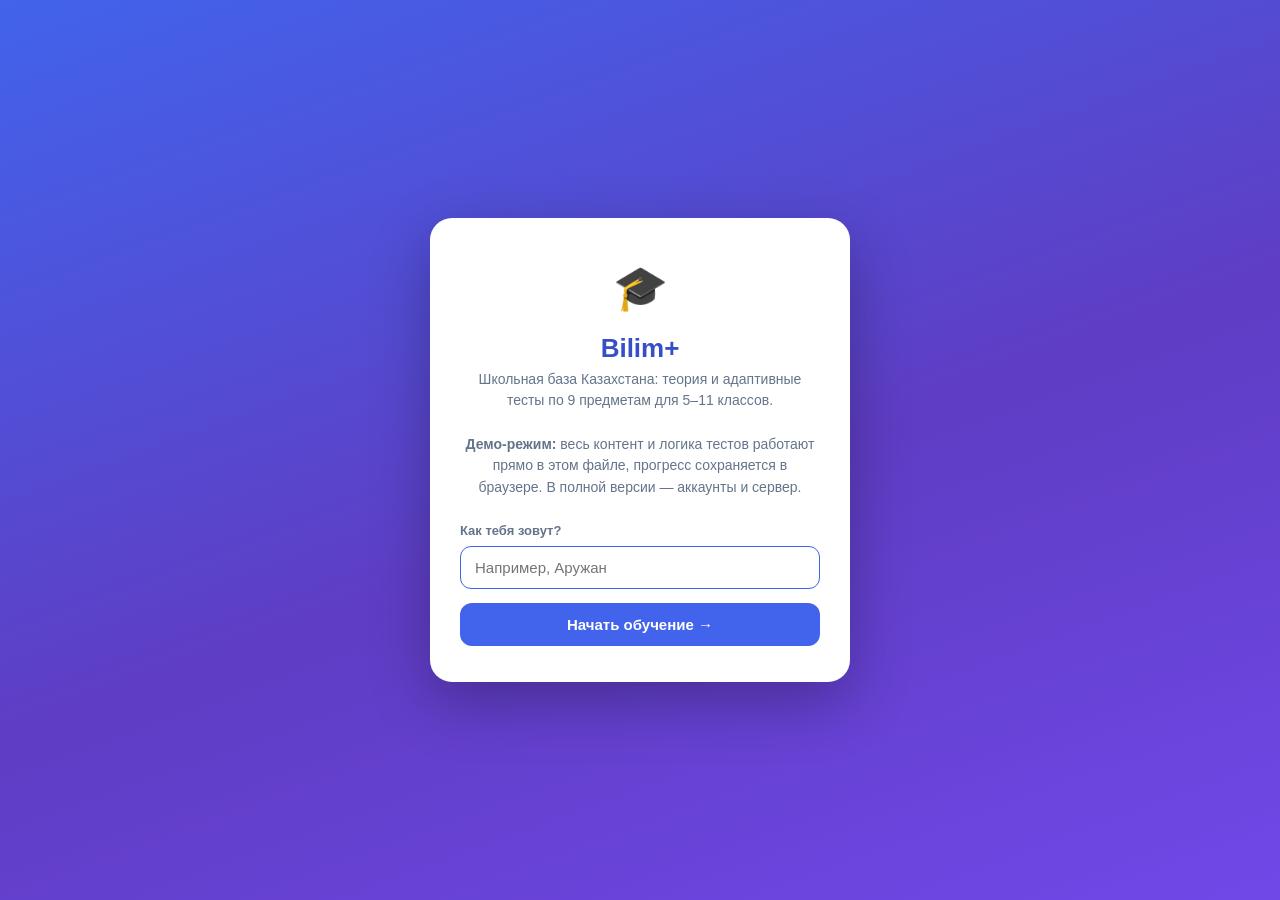
<file: index.html>
<!DOCTYPE html>
<html lang="ru">
<head>
<meta charset="UTF-8">
<meta name="viewport" content="width=device-width, initial-scale=1.0">
<title>Bilim+ — демо (офлайн)</title>
<style>
:root {
  --bg: #f1f3f9; --card: #ffffff; --text: #1a2233; --muted: #64748b;
  --primary: #4263eb; --primary-dark: #364fc7; --primary-light: #edf2ff;
  --green: #2f9e44; --green-light: #ebfbee;
  --red: #e03131; --red-light: #fff5f5;
  --amber: #f08c00; --amber-light: #fff9db;
  --radius: 16px; --shadow: 0 2px 12px rgba(26,34,51,.07);
}
* { margin:0; padding:0; box-sizing:border-box; }
body { font-family:-apple-system,BlinkMacSystemFont,"Segoe UI",Roboto,"Helvetica Neue",Arial,sans-serif; background:var(--bg); color:var(--text); line-height:1.55; min-height:100vh; }
button { font-family:inherit; cursor:pointer; }
a { color:var(--primary); text-decoration:none; }
.header { background:linear-gradient(135deg,#4263eb 0%,#5f3dc4 100%); color:#fff; padding:14px 20px; display:flex; align-items:center; gap:14px; position:sticky; top:0; z-index:50; box-shadow:0 2px 10px rgba(66,99,235,.35); flex-wrap:wrap; }
.header .logo { font-size:20px; font-weight:800; cursor:pointer; }
.header .logo span { opacity:.8; font-weight:400; }
.header nav { margin-left:auto; display:flex; gap:6px; align-items:center; }
.nav-btn { background:rgba(255,255,255,.14); border:none; color:#fff; padding:8px 14px; border-radius:10px; font-size:14px; font-weight:600; }
.nav-btn:hover,.nav-btn.active { background:rgba(255,255,255,.28); }
.demo-chip { background:#ffe066; color:#7a5b00; font-size:11px; font-weight:800; padding:3px 9px; border-radius:20px; }
.container { max-width:960px; margin:0 auto; padding:20px 16px 60px; }
.auth-wrap { min-height:100vh; display:flex; align-items:center; justify-content:center; background:linear-gradient(160deg,#4263eb 0%,#5f3dc4 55%,#7048e8 100%); padding:20px; }
.auth-card { background:var(--card); border-radius:22px; padding:36px 30px; width:100%; max-width:420px; box-shadow:0 20px 60px rgba(0,0,0,.28); }
.auth-logo { text-align:center; margin-bottom:6px; font-size:44px; }
.auth-title { text-align:center; font-size:26px; font-weight:800; color:var(--primary-dark); }
.auth-sub { text-align:center; color:var(--muted); font-size:14px; margin-bottom:22px; }
.field { margin-bottom:14px; }
.field label { display:block; font-size:13px; font-weight:600; color:var(--muted); margin-bottom:5px; }
.field input { width:100%; padding:12px 14px; border:1.5px solid #dde3ee; border-radius:11px; font-size:15px; outline:none; background:#fbfcfe; }
.field input:focus { border-color:var(--primary); background:#fff; }
.btn { display:inline-flex; align-items:center; justify-content:center; gap:8px; background:var(--primary); color:#fff; border:none; padding:13px 22px; border-radius:12px; font-size:15px; font-weight:700; width:100%; }
.btn:hover { background:var(--primary-dark); }
.btn.green { background:var(--green); }
.btn.green:hover { background:#2b8a3e; }
.btn.outline { background:transparent; color:var(--primary); border:2px solid var(--primary); }
.btn.outline:hover { background:var(--primary-light); }
.page-title { font-size:24px; font-weight:800; margin-bottom:4px; }
.page-sub { color:var(--muted); font-size:14.5px; margin-bottom:20px; }
.stats-grid { display:grid; grid-template-columns:repeat(auto-fit,minmax(140px,1fr)); gap:12px; margin-bottom:22px; }
.stat-card { background:var(--card); border-radius:var(--radius); padding:16px; box-shadow:var(--shadow); text-align:center; }
.stat-num { font-size:26px; font-weight:800; color:var(--primary); }
.stat-label { font-size:12.5px; color:var(--muted); font-weight:600; margin-top:2px; }
.card { background:var(--card); border-radius:var(--radius); box-shadow:var(--shadow); padding:18px; margin-bottom:16px; }
.card h3 { font-size:16.5px; margin-bottom:12px; display:flex; align-items:center; gap:8px; }
.subject-progress { display:flex; align-items:center; gap:12px; padding:9px 0; border-bottom:1px solid #f0f2f8; }
.subject-progress:last-child { border-bottom:none; }
.subject-progress .sp-icon { font-size:22px; width:34px; text-align:center; }
.subject-progress .sp-info { flex:1; min-width:0; }
.subject-progress .sp-title { font-size:14px; font-weight:700; }
.subject-progress .sp-bar { height:7px; background:var(--bg); border-radius:4px; margin-top:5px; overflow:hidden; }
.subject-progress .sp-fill { height:100%; background:linear-gradient(90deg,#4263eb,#7048e8); border-radius:4px; }
.subject-progress .sp-count { font-size:12px; color:var(--muted); font-weight:600; white-space:nowrap; }
.weak-item { display:flex; align-items:center; gap:10px; padding:9px 0; border-bottom:1px solid #f0f2f8; cursor:pointer; }
.weak-item:last-child { border-bottom:none; }
.wi-badge { background:var(--red-light); color:var(--red); font-weight:800; font-size:12.5px; padding:4px 10px; border-radius:8px; }
.wi-title { font-size:14px; font-weight:600; flex:1; }
.wi-subject { font-size:12px; color:var(--muted); }
.recent-item { display:flex; align-items:center; gap:10px; padding:8px 0; border-bottom:1px solid #f0f2f8; font-size:14px; }
.recent-item:last-child { border-bottom:none; }
.recent-score { font-weight:800; padding:3px 10px; border-radius:8px; font-size:12.5px; }
.recent-score.pass { background:var(--green-light); color:var(--green); }
.recent-score.fail { background:var(--red-light); color:var(--red); }
.subjects-grid { display:grid; grid-template-columns:repeat(auto-fill,minmax(270px,1fr)); gap:14px; }
.subject-card { background:var(--card); border-radius:var(--radius); box-shadow:var(--shadow); padding:20px; cursor:pointer; border-left:5px solid var(--primary); transition:transform .15s; }
.subject-card:hover { transform:translateY(-3px); }
.subject-card .sc-icon { font-size:34px; margin-bottom:8px; }
.subject-card .sc-title { font-size:17px; font-weight:800; margin-bottom:4px; }
.subject-card .sc-meta { font-size:13px; color:var(--muted); }
.subject-card .sc-bar { height:6px; background:var(--bg); border-radius:3px; margin-top:12px; overflow:hidden; }
.subject-card .sc-fill { height:100%; border-radius:3px; background:var(--green); }
.breadcrumbs { font-size:13.5px; color:var(--muted); margin-bottom:14px; display:flex; gap:6px; flex-wrap:wrap; }
.section-block { margin-bottom:22px; }
.section-title { font-size:15px; font-weight:800; color:var(--muted); text-transform:uppercase; letter-spacing:.6px; margin-bottom:10px; }
.topic-item { background:var(--card); border-radius:14px; box-shadow:var(--shadow); padding:15px 17px; margin-bottom:10px; cursor:pointer; display:flex; align-items:center; gap:14px; transition:transform .12s; }
.topic-item:hover { transform:translateX(4px); }
.topic-status { width:42px; height:42px; border-radius:12px; flex-shrink:0; display:flex; align-items:center; justify-content:center; font-size:19px; background:var(--bg); }
.topic-status.read { background:var(--amber-light); }
.topic-status.passed { background:var(--green-light); }
.topic-info { flex:1; min-width:0; }
.topic-title { font-weight:700; font-size:15px; }
.topic-meta { font-size:12.5px; color:var(--muted); margin-top:2px; }
.badge { font-size:11.5px; font-weight:800; padding:4px 10px; border-radius:20px; white-space:nowrap; }
.badge.new { background:var(--bg); color:var(--muted); }
.badge.read { background:var(--amber-light); color:var(--amber); }
.badge.passed { background:var(--green-light); color:var(--green); }
.badge.grade { background:var(--primary-light); color:var(--primary); }
.theory-card { background:var(--card); border-radius:var(--radius); box-shadow:var(--shadow); padding:26px 24px; margin-bottom:16px; }
.theory-card h2 { font-size:21px; margin-bottom:16px; }
.theory-content { font-size:15.2px; }
.theory-content h3 { font-size:16.5px; margin:20px 0 8px; color:var(--primary-dark); }
.theory-content h3:first-child { margin-top:0; }
.theory-content p { margin-bottom:10px; }
.theory-content ul,.theory-content ol { margin:8px 0 12px 22px; }
.theory-content li { margin-bottom:5px; }
.theory-content b { color:var(--primary-dark); }
.theory-content pre { background:#2b2d42; color:#e8eaf2; padding:14px 16px; border-radius:12px; overflow-x:auto; font-size:13.5px; margin:10px 0; }
.theory-actions { display:flex; gap:10px; flex-wrap:wrap; margin-top:8px; }
.theory-actions .btn { width:auto; flex:1; min-width:200px; }
.test-info { background:var(--primary-light); border-radius:12px; padding:12px 16px; font-size:13.5px; color:var(--primary-dark); margin-bottom:16px; display:flex; gap:10px; align-items:center; }
.test-header { background:var(--card); border-radius:var(--radius); box-shadow:var(--shadow); padding:16px 18px; margin-bottom:14px; position:sticky; top:66px; z-index:40; }
.test-progress-bar { height:8px; background:var(--bg); border-radius:4px; overflow:hidden; margin-top:8px; }
.test-progress-fill { height:100%; background:linear-gradient(90deg,var(--primary),#7048e8); border-radius:4px; transition:width .25s; }
.test-progress-text { font-size:13px; color:var(--muted); font-weight:600; display:flex; justify-content:space-between; }
.retry-banner { background:var(--amber-light); border:1px solid #ffe066; color:#946200; border-radius:12px; padding:12px 16px; font-size:13.5px; margin-bottom:14px; }
.q-card { background:var(--card); border-radius:var(--radius); box-shadow:var(--shadow); padding:20px; margin-bottom:12px; }
.q-num { font-size:12px; font-weight:800; color:var(--muted); text-transform:uppercase; letter-spacing:.5px; margin-bottom:6px; }
.q-text { font-size:15.5px; font-weight:650; margin-bottom:14px; }
.q-hint { font-size:12px; color:var(--muted); margin-bottom:10px; }
.option { display:flex; align-items:center; gap:12px; padding:12px 14px; border:1.8px solid #e4e8f2; border-radius:12px; margin-bottom:8px; cursor:pointer; font-size:14.5px; user-select:none; transition:border .12s,background .12s; }
.option:hover { border-color:#b9c4de; }
.option.selected { border-color:var(--primary); background:var(--primary-light); }
.option .opt-marker { width:24px; height:24px; border-radius:50%; border:2px solid #c5cde0; flex-shrink:0; display:flex; align-items:center; justify-content:center; font-size:12px; font-weight:800; color:var(--muted); background:#fff; }
.option.selected .opt-marker { border-color:var(--primary); background:var(--primary); color:#fff; }
.option.multi .opt-marker { border-radius:7px; }
.submit-row { display:flex; gap:10px; margin-top:18px; }
.submit-row .btn { flex:1; }
.result-hero { text-align:center; padding:30px 20px; }
.result-ring { width:150px; height:150px; margin:0 auto 16px; border-radius:50%; display:flex; flex-direction:column; align-items:center; justify-content:center; font-size:34px; font-weight:800; border:10px solid; }
.result-ring.pass { border-color:var(--green); color:var(--green); background:var(--green-light); }
.result-ring.fail { border-color:var(--red); color:var(--red); background:var(--red-light); }
.result-ring small { font-size:12.5px; font-weight:600; opacity:.75; }
.result-title { font-size:21px; font-weight:800; }
.result-sub { color:var(--muted); font-size:14px; margin-top:4px; max-width:460px; margin-left:auto; margin-right:auto; }
.result-actions { display:flex; gap:10px; justify-content:center; margin-top:20px; flex-wrap:wrap; }
.result-actions .btn { width:auto; min-width:180px; }
.review-item { border-radius:14px; padding:16px 18px; margin-bottom:10px; background:var(--card); box-shadow:var(--shadow); border-left:5px solid; }
.review-item.ok { border-color:var(--green); }
.review-item.bad { border-color:var(--red); }
.review-q { font-weight:700; font-size:14.5px; margin-bottom:8px; }
.review-answers { font-size:13.5px; margin-bottom:6px; }
.review-answers .your { color:var(--red); font-weight:600; }
.review-answers .your.ok { color:var(--green); }
.review-answers .correct { color:var(--green); font-weight:700; }
.review-exp { font-size:13px; color:var(--muted); background:var(--bg); border-radius:10px; padding:10px 12px; margin-top:8px; }
.review-exp b { color:var(--text); }
.empty { text-align:center; color:var(--muted); padding:40px 20px; font-size:14.5px; }
.error-msg { background:var(--red-light); color:var(--red); padding:10px 14px; border-radius:10px; font-size:13.5px; margin-bottom:14px; }
.crumb-link { color:var(--primary); font-weight:600; cursor:pointer; }
[data-go],[data-action] { cursor:pointer; }
.toast { position:fixed; bottom:24px; left:50%; transform:translateX(-50%); background:#1a2233; color:#fff; padding:12px 22px; border-radius:12px; font-size:14px; z-index:100; box-shadow:0 8px 30px rgba(0,0,0,.3); }
@media (max-width:600px) {
  .container { padding:14px 12px 50px; }
  .header { padding:12px 14px; }
  .nav-btn span.label { display:none; }
  .theory-card { padding:20px 16px; }
  .result-actions .btn { width:100%; }
}
</style>
</head>
<body>
<div id="app"></div>
<script>window.BILIM_DATA = [{"title":"Математика","icon":"📐","color":"#4f7cff","order":1,"sections":[{"title":"Алгебра","order":1,"topics":[{"title":"Дроби и проценты","grade_min":5,"grade_max":6,"order":1,"theory":"<h3>Обыкновенные дроби<\/h3><p>Дробь <b>a/b<\/b> — это запись числа, где <b>a<\/b> (числитель) показывает, сколько частей взято, а <b>b<\/b> (знаменатель) — на сколько равных частей разделено целое. Дроби бывают <b>правильные<\/b> (числитель меньше знаменателя, например 3/7) и <b>неправильные<\/b> (числитель не меньше знаменателя, например 9/4). Неправильную дробь можно записать как смешанное число: 9/4 = 2¼.<\/p><h3>Основное свойство дроби<\/h3><p>Если числитель и знаменатель умножить (или разделить) на одно и то же ненулевое число, значение дроби не изменится: a/b = (a·c)/(b·c). На этом свойстве основаны <b>сокращение дробей<\/b> (6/8 = 3/4) и <b>приведение к общему знаменателю<\/b>.<\/p><h3>Действия с дробями<\/h3><ul><li><b>Сложение/вычитание с одинаковыми знаменателями:<\/b> a/c ± b/c = (a ± b)/c.<\/li><li><b>С разными знаменателями:<\/b> сначала приводим к общему знаменателю (обычно НОК знаменателей), затем складываем числители.<\/li><li><b>Умножение:<\/b> (a/b)·(c/d) = (a·c)/(b·d). Перед умножением удобно сокращать.<\/li><li><b>Деление:<\/b> (a/b) : (c/d) = (a/b)·(d/c) — умножаем на перевёрнутую дробь.<\/li><\/ul><h3>Десятичные дроби<\/h3><p>0,75 = 75/100 = ¾. При сложении/вычитании десятичных дробей записываем «запятая под запятой». При умножении считаем суммарное число знаков после запятой у множителей и столько же отсчитываем в произведении.<\/p><h3>Проценты<\/h3><p><b>1 процент (1%)<\/b> — одна сотая часть числа: 1% = 1/100 = 0,01.<\/p><ul><li>Найти <b>p% от числа A<\/b>: A · p / 100. Пример: 20% от 150 = 150·20/100 = 30.<\/li><li>Найти число по его процентам: если p% числа равны B, то число = B · 100 / p.<\/li><li>Найти, сколько процентов составляет B от A: (B/A) · 100%.<\/li><\/ul><p>Типовые задачи: скидки (цена уменьшилась на 15% → новая цена = 0,85 от старой), проценты по вкладу, концентрация растворов.<\/p>","questions":[{"type":"single","text":"Чему равна сумма 1/4 + 3/8?","options":["4/12","5/8","4/8","4/32"],"correct":1,"difficulty":1,"explanation":"Общий знаменатель 8: 1/4 = 2/8, значит 2/8 + 3/8 = 5/8."},{"type":"single","text":"Сократите дробь 24/36.","options":["2/3","3/4","4/6","12/18"],"correct":0,"difficulty":1,"explanation":"НОД(24; 36) = 12. Делим числитель и знаменатель на 12: 24/36 = 2/3."},{"type":"single","text":"Вычислите: 3/5 · 10/9.","options":["30/45","2/3","1/3","5/9"],"correct":1,"difficulty":1,"explanation":"3/5 · 10/9 = 30/45 = 2/3 (после сокращения на 15). Можно сократить сразу: 3 с 9 и 10 с 5 → 2/3."},{"type":"single","text":"Вычислите: 7/8 : 7/4.","options":["49/32","1/2","2","7/32"],"correct":1,"difficulty":2,"explanation":"Деление заменяем умножением на перевёрнутую дробь: 7/8 · 4/7 = 28/56 = 1/2."},{"type":"single","text":"Найдите 15% от числа 240.","options":["24","36","15","48"],"correct":1,"difficulty":1,"explanation":"240 · 15/100 = 240 · 0,15 = 36."},{"type":"single","text":"Товар стоил 2000 тенге, цену снизили на 10%. Какова новая цена?","options":["1900 тг","1800 тг","1000 тг","2100 тг"],"correct":1,"difficulty":1,"explanation":"Скидка: 2000 · 0,1 = 200 тг. Новая цена: 2000 − 200 = 1800 тг (или сразу 2000 · 0,9)."},{"type":"single","text":"25% числа равны 60. Найдите это число.","options":["15","120","240","85"],"correct":2,"difficulty":2,"explanation":"Число = 60 · 100 / 25 = 240."},{"type":"truefalse","text":"Верно ли, что 0,25 = 1/4?","options":["Верно","Неверно"],"correct":0,"difficulty":1,"explanation":"1/4 = 1 : 4 = 0,25 — верно."},{"type":"single","text":"Какое число является результатом 2,5 · 0,4?","options":["1","10","0,1","1,5"],"correct":0,"difficulty":1,"explanation":"25 · 4 = 100; суммарно два знака после запятой → 1,00 = 1."},{"type":"single","text":"В классе 30 учеников, 60% из них девочки. Сколько мальчиков в классе?","options":["18","12","15","6"],"correct":1,"difficulty":2,"explanation":"Девочек: 30 · 0,6 = 18. Мальчиков: 30 − 18 = 12 (или 40% от 30 = 12)."}]},{"title":"Линейные уравнения и неравенства","grade_min":7,"grade_max":8,"order":2,"theory":"<h3>Линейное уравнение<\/h3><p><b>Линейное уравнение с одной переменной<\/b> имеет вид <b>ax + b = 0<\/b>, где a и b — числа, x — неизвестное.<\/p><ul><li>Если a ≠ 0: единственный корень x = −b/a.<\/li><li>Если a = 0 и b = 0: корней бесконечно много (любое x).<\/li><li>Если a = 0 и b ≠ 0: корней нет.<\/li><\/ul><h3>Правила решения<\/h3><ol><li>Раскрыть скобки (используя распределительное свойство).<\/li><li>Перенести слагаемые с переменной в левую часть, числа — в правую, <b>меняя знак<\/b> переносимого слагаемого.<\/li><li>Привести подобные слагаемые.<\/li><li>Разделить обе части на коэффициент при x.<\/li><\/ol><p>Пример: 3(x − 2) = x + 4 → 3x − 6 = x + 4 → 2x = 10 → x = 5.<\/p><h3>Проверка корня<\/h3><p>Подставь найденное значение в исходное уравнение: обе части должны совпасть.<\/p><h3>Линейные неравенства<\/h3><p>Неравенства решаются так же, как уравнения, но с <b>главным правилом<\/b>: при умножении или делении обеих частей на <b>отрицательное<\/b> число знак неравенства меняется на противоположный.<\/p><p>Пример: −2x &gt; 6 → x &lt; −3. Ответ записывают в виде промежутка: x ∈ (−∞; −3).<\/p><h3>Числовые промежутки<\/h3><ul><li>(a; b) — открытый промежуток, a &lt; x &lt; b;<\/li><li>[a; b] — отрезок, a ≤ x ≤ b;<\/li><li>[a; b) — полуинтервал: a входит, b — нет.<\/li><\/ul><p>При решении систем неравенств ответ — <b>пересечение<\/b> решений; при совокупности — объединение.<\/p>","questions":[{"type":"single","text":"Решите уравнение: 2x + 6 = 0.","options":["x = 3","x = −3","x = 6","x = −6"],"correct":1,"difficulty":1,"explanation":"2x = −6 → x = −3."},{"type":"single","text":"Решите уравнение: 5x − 3 = 2x + 9.","options":["x = 4","x = 2","x = 6","x = −4"],"correct":0,"difficulty":1,"explanation":"5x − 2x = 9 + 3 → 3x = 12 → x = 4."},{"type":"single","text":"Решите уравнение: 3(x − 2) = x + 4.","options":["x = 5","x = 1","x = 10","x = −5"],"correct":0,"difficulty":2,"explanation":"3x − 6 = x + 4 → 2x = 10 → x = 5."},{"type":"single","text":"Сколько корней у уравнения 0·x = 5?","options":["Один","Два","Корней нет","Бесконечно много"],"correct":2,"difficulty":1,"explanation":"При a = 0 и b ≠ 0 уравнение ax + b = 0 корней не имеет: 0 не может равняться 5."},{"type":"single","text":"Решите неравенство: 4x − 8 > 0.","options":["x > 2","x < 2","x > −2","x < −2"],"correct":0,"difficulty":1,"explanation":"4x > 8 → x > 2 (делим на положительное 4, знак сохраняется)."},{"type":"single","text":"Решите неравенство: −3x ≤ 12.","options":["x ≤ −4","x ≥ −4","x ≤ 4","x ≥ 4"],"correct":1,"difficulty":2,"explanation":"Делим на −3 и меняем знак: x ≥ −4."},{"type":"single","text":"Какой промежуток является решением неравенства x > −1?","options":["(−∞; −1)","[−1; +∞)","(−1; +∞)","(−∞; −1]"],"correct":2,"difficulty":2,"explanation":"Строгое неравенство x > −1 — открытый промежуток (−1; +∞); точка −1 не включается."},{"type":"single","text":"Решите уравнение: (x + 1)/2 = 3.","options":["x = 5","x = 6","x = 2","x = 7"],"correct":0,"difficulty":2,"explanation":"x + 1 = 6 → x = 5."},{"type":"single","text":"При каком значении a уравнение ax = 0 имеет бесконечно много корней?","options":["a = 1","a = 0","a = −1","при любом a"],"correct":1,"difficulty":2,"explanation":"При a = 0 получаем 0·x = 0 — верное равенство при любом x, то есть бесконечно много корней."},{"type":"single","text":"Решите систему: x > 2 и x < 5.","options":["(2; 5)","(−∞; 2)","(5; +∞)","решений нет"],"correct":0,"difficulty":2,"explanation":"Система — пересечение решений: 2 < x < 5, то есть промежуток (2; 5)."}]},{"title":"Степень с целым показателем","grade_min":7,"grade_max":8,"order":3,"theory":"<h3>Что такое степень<\/h3><p><b>aⁿ<\/b> — произведение n множителей, каждый из которых равен a: aⁿ = a·a·…·a (n раз). Число a — <b>основание<\/b>, n — <b>показатель<\/b> степени.<\/p><h3>Свойства степеней<\/h3><ul><li>aⁿ · aᵐ = aⁿ⁺ᵐ (при умножении степеней с одинаковым основанием показатели складываются);<\/li><li>aⁿ : aᵐ = aⁿ⁻ᵐ (при делении — вычитаются), a ≠ 0;<\/li><li>(aⁿ)ᵐ = aⁿ·ᵐ (степень степени — показатели перемножаются);<\/li><li>(a·b)ⁿ = aⁿ·bⁿ;<\/li><li>(a/b)ⁿ = aⁿ/bⁿ.<\/li><\/ul><h3>Особые случаи<\/h3><ul><li>a¹ = a;<\/li><li>a⁰ = 1 при a ≠ 0 (нулевая степень);<\/li><li>1ⁿ = 1, 0ⁿ = 0 при n &gt; 0;<\/li><li>a⁻ⁿ = 1/aⁿ — степень с отрицательным показателем.<\/li><\/ul><p>Примеры: 2³ · 2⁴ = 2⁷ = 128; (3²)³ = 3⁶ = 729; 5⁻² = 1/25 = 0,04; (−2)³ = −8, но (−2)² = 4 — <b>знак зависит от чётности показателя<\/b>: при чётном n степень отрицательного числа положительна.<\/p><h3>Стандартный вид числа<\/h3><p>Любое число можно записать как a·10ⁿ, где 1 ≤ |a| &lt; 10. Например, 3500 = 3,5·10³; 0,0072 = 7,2·10⁻³. Такая запись удобна в физике и астрономии.<\/p><h3>Одночлены<\/h3><p>Одночлен — произведение чисел, переменных и их степеней: 5x²y. Стандартный вид: числовой коэффициент (перед буквами) и каждая переменная в одной степени. При умножении одночленов коэффициенты перемножаются, а степени одинаковых переменных складываются.<\/p>","questions":[{"type":"single","text":"Вычислите: 2⁵.","options":["10","25","32","64"],"correct":2,"difficulty":1,"explanation":"2⁵ = 2·2·2·2·2 = 32."},{"type":"single","text":"Упростите: a⁴ · a⁶.","options":["a¹⁰","a²⁴","a²","2a¹⁰"],"correct":0,"difficulty":1,"explanation":"При умножении степеней с одинаковым основанием показатели складываются: a⁴⁺⁶ = a¹⁰."},{"type":"single","text":"Упростите: x⁹ : x³.","options":["x³","x⁶","x¹²","x²⁷"],"correct":1,"difficulty":1,"explanation":"При делении показатели вычитаются: x⁹⁻³ = x⁶."},{"type":"single","text":"Чему равно (3²)³?","options":["3⁵","3⁶","3⁸","9⁶"],"correct":1,"difficulty":2,"explanation":"Степень степени: показатели перемножаются — 3²·³ = 3⁶ = 729."},{"type":"single","text":"Чему равно 5⁰?","options":["0","5","1","не определено"],"correct":2,"difficulty":1,"explanation":"Любое ненулевое число в нулевой степени равно 1."},{"type":"single","text":"Чему равно 2⁻³?","options":["−8","−6","1/8","8"],"correct":2,"difficulty":2,"explanation":"2⁻³ = 1/2³ = 1/8. Отрицательный показатель — это не отрицательное число!"},{"type":"single","text":"Чему равно (−2)⁴?","options":["−16","16","−8","8"],"correct":1,"difficulty":2,"explanation":"Чётная степень отрицательного числа положительна: (−2)⁴ = 16."},{"type":"single","text":"Упростите: (2ab²)³.","options":["6a³b⁶","8a³b⁶","8ab⁶","2a³b⁵"],"correct":1,"difficulty":2,"explanation":"(2ab²)³ = 2³·a³·(b²)³ = 8a³b⁶."},{"type":"single","text":"Представьте 0,0045 в стандартном виде.","options":["4,5·10³","4,5·10⁻³","45·10⁻⁴","4,5·10⁻²"],"correct":1,"difficulty":2,"explanation":"0,0045 = 4,5·10⁻³: запятая сдвинута на 3 знака вправо, поэтому степень −3."},{"type":"single","text":"Вычислите: 10³ · 10⁻⁵.","options":["10⁻²","10⁸","10²","10⁻⁸"],"correct":0,"difficulty":2,"explanation":"Показатели складываются: 10³⁺⁽⁻⁵⁾ = 10⁻² = 0,01."}]},{"title":"Квадратные уравнения","grade_min":8,"grade_max":9,"order":4,"theory":"<h3>Определение<\/h3><p><b>Квадратное уравнение<\/b> — уравнение вида <b>ax² + bx + c = 0<\/b>, где a ≠ 0. Коэффициенты: a — старший, b — второй, c — свободный член.<\/p><h3>Дискриминант<\/h3><p><b>D = b² − 4ac<\/b> определяет число корней:<\/p><ul><li>D &gt; 0 — два различных корня;<\/li><li>D = 0 — один корень (два совпадающих);<\/li><li>D &lt; 0 — действительных корней нет.<\/li><\/ul><h3>Формула корней<\/h3><p>x = (−b ± √D) / (2a)<\/p><p>Для <b>приведённого<\/b> уравнения x² + px + q = 0 действует <b>теорема Виета<\/b>: x₁ + x₂ = −p, x₁ · x₂ = q. Для общего вида: x₁ + x₂ = −b/a, x₁ · x₂ = c/a.<\/p><h3>Неполные квадратные уравнения<\/h3><ul><li>ax² + c = 0 → x² = −c/a (если −c/a ≥ 0, два корня x = ±√(−c/a));<\/li><li>ax² + bx = 0 → x(ax + b) = 0 → x = 0 или x = −b/a;<\/li><li>ax² = 0 → x = 0.<\/li><\/ul><h3>Разложение на множители<\/h3><p>Если x₁ и x₂ — корни, то ax² + bx + c = a(x − x₁)(x − x₂). Это используется для решения неравенств методом интервалов и сокращения дробей.<\/p><p><b>Пример:<\/b> x² − 5x + 6 = 0. D = 25 − 24 = 1, x = (5 ± 1)/2 → x₁ = 3, x₂ = 2. Проверка по Виету: 3 + 2 = 5 ✓, 3 · 2 = 6 ✓.<\/p>","questions":[{"type":"single","text":"Найдите дискриминант уравнения x² − 5x + 6 = 0.","options":["1","−1","49","24"],"correct":0,"difficulty":1,"explanation":"D = b² − 4ac = (−5)² − 4·1·6 = 25 − 24 = 1."},{"type":"single","text":"Решите уравнение x² − 9 = 0.","options":["x = 3","x = ±3","x = 9","корней нет"],"correct":1,"difficulty":1,"explanation":"x² = 9 → x = ±3."},{"type":"single","text":"Сколько корней у уравнения x² + 4x + 5 = 0?","options":["Два","Один","Ни одного","Бесконечно много"],"correct":2,"difficulty":2,"explanation":"D = 16 − 20 = −4 < 0 — действительных корней нет."},{"type":"single","text":"Решите уравнение x² − 7x + 12 = 0.","options":["x = 3; x = 4","x = −3; x = −4","x = 2; x = 6","x = 1; x = 12"],"correct":0,"difficulty":2,"explanation":"По Виету: сумма корней 7, произведение 12 → корни 3 и 4."},{"type":"single","text":"Чему равна сумма корней уравнения x² + 6x − 7 = 0?","options":["6","−6","7","−7"],"correct":1,"difficulty":2,"explanation":"По теореме Виета x₁ + x₂ = −b/a = −6. (Сами корни: 1 и −7.)"},{"type":"single","text":"Решите уравнение x² + 5x = 0.","options":["x = 0; x = 5","x = 0; x = −5","x = −5","x = 5"],"correct":1,"difficulty":1,"explanation":"x(x + 5) = 0 → x = 0 или x = −5."},{"type":"single","text":"При каком значении b уравнение x² + bx + 9 = 0 имеет один корень (b > 0)?","options":["3","6","9","18"],"correct":1,"difficulty":3,"explanation":"Один корень при D = 0: b² − 36 = 0 → b = ±6; при b > 0 → b = 6."},{"type":"single","text":"Разложите на множители: x² − 5x + 6.","options":["(x − 2)(x − 3)","(x + 2)(x + 3)","(x − 1)(x − 6)","(x − 6)(x + 1)"],"correct":0,"difficulty":2,"explanation":"Корни 2 и 3, значит x² − 5x + 6 = (x − 2)(x − 3)."},{"type":"single","text":"Решите уравнение 2x² − 8 = 0.","options":["x = ±2","x = ±4","x = 2","x = ±√8"],"correct":0,"difficulty":2,"explanation":"2x² = 8 → x² = 4 → x = ±2."},{"type":"single","text":"Чему равно произведение корней уравнения 2x² − 3x − 5 = 0?","options":["−5/2","5/2","−3/2","3/2"],"correct":0,"difficulty":3,"explanation":"По Виету x₁·x₂ = c/a = −5/2."}]},{"title":"Арифметическая и геометрическая прогрессии","grade_min":9,"grade_max":10,"order":5,"theory":"<h3>Арифметическая прогрессия<\/h3><p><b>(aₙ)<\/b> — последовательность, в которой каждый следующий член больше предыдущего на одно и то же число <b>d<\/b> (разность прогрессии): aₙ₊₁ = aₙ + d.<\/p><ul><li>Формула n-го члена: <b>aₙ = a₁ + d(n − 1)<\/b>.<\/li><li>Сумма первых n членов: <b>Sₙ = (a₁ + aₙ)·n/2 = (2a₁ + d(n−1))·n/2<\/b>.<\/li><li>Характеристическое свойство: aₙ = (aₙ₋₁ + aₙ₊₁)/2.<\/li><\/ul><p>Пример: 2, 5, 8, 11, … — d = 3; a₁₀ = 2 + 3·9 = 29.<\/p><h3>Геометрическая прогрессия<\/h3><p><b>(bₙ)<\/b> — последовательность, в которой каждый следующий член получается умножением предыдущего на постоянное число <b>q ≠ 0<\/b> (знаменатель): bₙ₊₁ = bₙ · q.<\/p><ul><li>Формула n-го члена: <b>bₙ = b₁ · qⁿ⁻¹<\/b>.<\/li><li>Сумма первых n членов: <b>Sₙ = b₁(qⁿ − 1)/(q − 1)<\/b> при q ≠ 1.<\/li><li>Характеристическое свойство: bₙ² = bₙ₋₁ · bₙ₊₁.<\/li><\/ul><p>Пример: 3, 6, 12, 24, … — q = 2; b₅ = 3·2⁴ = 48.<\/p><h3>Бесконечно убывающая геометрическая прогрессия<\/h3><p>Если |q| &lt; 1, сумма всех членов конечна: <b>S = b₁/(1 − q)<\/b>. Пример: 1 + 1/2 + 1/4 + … = 1/(1 − 1/2) = 2.<\/p><h3>Где применяются<\/h3><p>Арифметическая — равномерный рост (тарифы, stacking); геометрическая — проценты по вкладу (сложный процент), рост бактерий, распад вещества.<\/p>","questions":[{"type":"single","text":"В арифметической прогрессии a₁ = 3, d = 4. Найдите a₅.","options":["19","23","15","20"],"correct":0,"difficulty":1,"explanation":"a₅ = a₁ + 4d = 3 + 16 = 19."},{"type":"single","text":"Дана прогрессия 5, 9, 13, 17, … Чему равна разность d?","options":["5","4","9","−4"],"correct":1,"difficulty":1,"explanation":"d = 9 − 5 = 4."},{"type":"single","text":"Найдите сумму первых 10 членов арифметической прогрессии, если a₁ = 1, d = 2.","options":["100","90","110","55"],"correct":0,"difficulty":2,"explanation":"S₁₀ = (2·1 + 2·9)·10/2 = 20·10/2 = 100. (Это 1+3+5+…+19 — сумма первых 10 нечётных = 100.)"},{"type":"single","text":"Какая последовательность является геометрической прогрессией?","options":["2, 4, 6, 8","2, 4, 8, 16","1, 3, 5, 7","10, 8, 6, 4"],"correct":1,"difficulty":1,"explanation":"2, 4, 8, 16 — каждый следующий член в 2 раза больше предыдущего (q = 2). Остальные — арифметические."},{"type":"single","text":"В геометрической прогрессии b₁ = 2, q = 3. Найдите b₄.","options":["18","54","162","24"],"correct":1,"difficulty":2,"explanation":"b₄ = b₁·q³ = 2·27 = 54."},{"type":"single","text":"Найдите сумму первых 5 членов геометрической прогрессии: b₁ = 1, q = 2.","options":["16","31","32","15"],"correct":1,"difficulty":2,"explanation":"S₅ = 1·(2⁵ − 1)/(2 − 1) = 31. (1+2+4+8+16 = 31.)"},{"type":"single","text":"Найдите сумму бесконечно убывающей прогрессии 1 + 1/3 + 1/9 + …","options":["3/2","4/3","3","2"],"correct":0,"difficulty":3,"explanation":"S = b₁/(1 − q) = 1/(1 − 1/3) = 1/(2/3) = 3/2."},{"type":"single","text":"В арифметической прогрессии a₃ = 7, a₅ = 13. Найдите d.","options":["2","3","6","4"],"correct":1,"difficulty":3,"explanation":"a₅ − a₃ = 2d → d = (13 − 7)/2 = 3."},{"type":"single","text":"Является ли число 30 членом прогрессии 2, 5, 8, 11, …?","options":["Да, это a₁₀","Да, это a₉","Нет","Да, это a₁₁"],"correct":2,"difficulty":3,"explanation":"aₙ = 2 + 3(n−1) = 30 → 3(n−1) = 28. Целого решения нет (28 не делится на 3), значит 30 не является членом этой прогрессии. a₁₀ = 29, a₁₁ = 32."},{"type":"single","text":"Вклад 100 000 тг растёт на 10% в год (сложный процент). Какая сумма будет через 2 года?","options":["120 000 тг","121 000 тг","110 000 тг","122 000 тг"],"correct":1,"difficulty":2,"explanation":"Геометрическая прогрессия: 100 000·1,1² = 100 000·1,21 = 121 000 тг."}]},{"title":"Производная и её применение","grade_min":10,"grade_max":11,"order":6,"theory":"<h3>Понятие производной<\/h3><p><b>Производная функции f(x)<\/b> — предел отношения приращения функции к приращению аргумента при стремлении последнего к нулю: f′(x) = lim (Δf/Δx). Геометрически <b>f′(x₀) = k<\/b> — угловой коэффициент касательной к графику в точке x₀.<\/p><h3>Уравнение касательной<\/h3><p>y = f(x₀) + f′(x₀)·(x − x₀)<\/p><h3>Таблица производных (основное)<\/h3><ul><li>(C)′ = 0;<\/li><li>(x)′ = 1;<\/li><li>(xⁿ)′ = n·xⁿ⁻¹;<\/li><li>(√x)′ = 1/(2√x);<\/li><li>(1/x)′ = −1/x²;<\/li><li>(sin x)′ = cos x;<\/li><li>(cos x)′ = −sin x;<\/li><li>(eˣ)′ = eˣ; (aˣ)′ = aˣ·ln a;<\/li><li>(ln x)′ = 1/x.<\/li><\/ul><h3>Правила дифференцирования<\/h3><ul><li>(u ± v)′ = u′ ± v′;<\/li><li>(C·u)′ = C·u′;<\/li><li>(u·v)′ = u′v + uv′;<\/li><li>(u/v)′ = (u′v − uv′)/v².<\/li><\/ul><h3>Применение к исследованию функций<\/h3><ul><li>f′(x) &gt; 0 на промежутке → функция <b>возрастает<\/b>; f′(x) &lt; 0 → <b>убывает<\/b>.<\/li><li>Точки, где f′(x) = 0 или не существует, — <b>критические<\/b>. При смене знака f′ с «+» на «−» — точка <b>максимума<\/b>, с «−» на «+» — точка <b>минимума<\/b>.<\/li><li>Наибольшее/наименьшее значение на отрезке: сравниваем значения в критических точках внутри отрезка и на концах.<\/li><\/ul><p>Пример: f(x) = x³ − 3x. f′(x) = 3x² − 3 = 3(x−1)(x+1). Критические точки x = ±1. При x = −1 — максимум (f = 2), при x = 1 — минимум (f = −2).<\/p>","questions":[{"type":"single","text":"Найдите производную функции f(x) = x⁵.","options":["5x⁴","x⁴","5x⁶","4x⁵"],"correct":0,"difficulty":1,"explanation":"(xⁿ)′ = n·xⁿ⁻¹ → (x⁵)′ = 5x⁴."},{"type":"single","text":"Чему равна производная постоянной функции f(x) = 7?","options":["7","1","0","x"],"correct":2,"difficulty":1,"explanation":"Производная константы равна 0."},{"type":"single","text":"Найдите f′(x), если f(x) = 3x² − 5x + 2.","options":["6x − 5","3x − 5","6x + 5","6x²− 5"],"correct":0,"difficulty":1,"explanation":"Производная суммы — сумма производных: (3x²)′ = 6x, (−5x)′ = −5, (2)′ = 0."},{"type":"single","text":"Чему равна производная функции f(x) = sin x?","options":["−cos x","cos x","−sin x","tg x"],"correct":1,"difficulty":1,"explanation":"(sin x)′ = cos x — табличная производная."},{"type":"single","text":"Найдите производную f(x) = 1/x.","options":["ln x","−1/x²","1/x²","−1/x"],"correct":1,"difficulty":2,"explanation":"(1/x)′ = (x⁻¹)′ = −1·x⁻² = −1/x²."},{"type":"single","text":"f(x) = x². Чему равен угловой коэффициент касательной в точке x₀ = 3?","options":["9","6","3","12"],"correct":1,"difficulty":2,"explanation":"f′(x) = 2x → f′(3) = 6."},{"type":"single","text":"Найдите критические точки функции f(x) = x³ − 12x.","options":["x = ±2","x = ±4","x = 0","x = 2"],"correct":0,"difficulty":2,"explanation":"f′(x) = 3x² − 12 = 0 → x² = 4 → x = ±2."},{"type":"single","text":"На каком промежутке функция f(x) = x² − 4x убывает?","options":["(2; +∞)","(−∞; 2)","(0; 4)","(−∞; 0)"],"correct":1,"difficulty":3,"explanation":"f′(x) = 2x − 4 < 0 при x < 2 → функция убывает на (−∞; 2)."},{"type":"single","text":"Найдите производную произведения f(x) = x²·sin x.","options":["2x·cos x","2x·sin x + x²·cos x","x²·cos x","2x·sin x − x²·cos x"],"correct":1,"difficulty":3,"explanation":"(uv)′ = u′v + uv′ → 2x·sin x + x²·cos x."},{"type":"single","text":"Точка x = 2 — точка максимума функции f(x), если производная меняет знак:","options":["с «+» на «−»","с «−» на «+»","не меняет знак","с «0» на «+»"],"correct":0,"difficulty":2,"explanation":"Максимум: слева f′ > 0 (функция растёт), справа f′ < 0 (убывает) — смена «+» на «−»."}]}]},{"title":"Геометрия","order":2,"topics":[{"title":"Треугольники и признаки равенства","grade_min":7,"grade_max":7,"order":1,"theory":"<h3>Основные понятия<\/h3><p><b>Треугольник<\/b> — фигура из трёх точек, не лежащих на одной прямой, и трёх отрезков, их соединяющих. Сумма углов треугольника равна <b>180°<\/b>. Внешний угол равен сумме двух внутренних углов, не смежных с ним.<\/p><h3>Виды треугольников<\/h3><ul><li><b>Остроугольный<\/b> — все углы острые (&lt; 90°);<\/li><li><b>Прямоугольный<\/b> — один угол 90° (стороны: катеты и гипотенуза);<\/li><li><b>Тупоугольный<\/b> — один угол больше 90°;<\/li><li><b>Равнобедренный<\/b> — две стороны равны; углы при основании равны;<\/li><li><b>Равносторонний<\/b> — все стороны равны, все углы по 60°.<\/li><\/ul><h3>Признаки равенства треугольников<\/h3><ol><li><b>По двум сторонам и углу между ними:<\/b> если две стороны и угол между ними одного треугольника соответственно равны двум сторонам и углу между ними другого, то треугольники равны.<\/li><li><b>По стороне и двум прилежащим углам:<\/b> если сторона и два прилежащих к ней угла одного треугольника равны стороне и двум прилежащим углам другого.<\/li><li><b>По трём сторонам:<\/b> если три стороны одного треугольника равны трём сторонам другого.<\/li><\/ol><h3>Важные линии треугольника<\/h3><ul><li><b>Медиана<\/b> — отрезок от вершины до середины противоположной стороны. Три медианы пересекаются в одной точке (центроиде), которая делит каждую медиану в отношении 2:1 от вершины.<\/li><li><b>Биссектриса<\/b> — отрезок, делящий угол пополам. Три биссектрисы пересекаются в центре вписанной окружности.<\/li><li><b>Высота<\/b> — перпендикуляр из вершины к противоположной стороне. Три высоты пересекаются в ортоцентре.<\/li><li><b>Срединный перпендикуляр<\/b> к стороне — точки, равноудалённые от концов стороны; пересечение трёх — центр описанной окружности.<\/li><\/ul><h3>Неравенство треугольника<\/h3><p>Каждая сторона треугольника меньше суммы двух других: a &lt; b + c. Иначе треугольник не существует.<\/p>","questions":[{"type":"single","text":"Чему равна сумма углов треугольника?","options":["90°","180°","270°","360°"],"correct":1,"difficulty":1,"explanation":"Сумма внутренних углов любого треугольника — 180°."},{"type":"single","text":"Два угла треугольника равны 40° и 70°. Найдите третий угол.","options":["60°","70°","80°","90°"],"correct":1,"difficulty":1,"explanation":"180° − 40° − 70° = 70°."},{"type":"single","text":"В равнобедренном треугольнике угол при основании равен 50°. Чему равен угол при вершине?","options":["50°","80°","100°","130°"],"correct":1,"difficulty":2,"explanation":"Оба угла при основании по 50°: 180 − 50 − 50 = 80°."},{"type":"single","text":"Какой признак равенства треугольников: «две стороны и угол МЕЖДУ ними»?","options":["Первый","Второй","Третий","Это не признак"],"correct":0,"difficulty":1,"explanation":"Первый признак — по двум сторонам и углу между ними."},{"type":"single","text":"Третий признак равенства треугольников — это равенство:","options":["двух сторон","трёх углов","трёх сторон","стороны и угла"],"correct":2,"difficulty":1,"explanation":"Третий признак — по трём сторонам."},{"type":"single","text":"Медиана треугольника — это отрезок, соединяющий вершину с…","options":["серединой противоположной стороны","основанием высоты","точкой на биссектрисе","любой точкой стороны"],"correct":0,"difficulty":1,"explanation":"Медиана проводится из вершины в середину противоположной стороны."},{"type":"single","text":"В каком отношении точка пересечения медиан делит каждую медиану (от вершины)?","options":["1:1","2:1","3:1","1:2"],"correct":1,"difficulty":3,"explanation":"Центроид делит медиану в отношении 2:1, считая от вершины."},{"type":"single","text":"Существует ли треугольник со сторонами 3, 4 и 8?","options":["Да","Нет","Только прямоугольный","Только тупоугольный"],"correct":1,"difficulty":2,"explanation":"Неравенство треугольника нарушено: 8 ≥ 3 + 4 = 7. Такой треугольник не существует."},{"type":"single","text":"Внешний угол треугольника равен 110°. Один из несмежных внутренних углов — 45°. Найдите второй.","options":["65°","70°","55°","75°"],"correct":0,"difficulty":2,"explanation":"Внешний угол = сумма двух несмежных внутренних: 110 − 45 = 65°."},{"type":"single","text":"Все углы равностороннего треугольника равны:","options":["45°","60°","90°","30°"],"correct":1,"difficulty":1,"explanation":"180° / 3 = 60°."}]},{"title":"Теорема Пифагора","grade_min":8,"grade_max":8,"order":2,"theory":"<h3>Формулировка<\/h3><p>В <b>прямоугольном треугольнике<\/b> квадрат гипотенузы равен сумме квадратов катетов:<\/p><p><b>c² = a² + b²<\/b><\/p><p>где c — гипотенуза (сторона напротив прямого угла, самая длинная), a и b — катеты.<\/p><h3>Следствия<\/h3><ul><li>Найти гипотенузу: c = √(a² + b²).<\/li><li>Найти катет: a = √(c² − b²).<\/li><\/ul><h3>Обратная теорема<\/h3><p>Если квадрат большей стороны треугольника равен сумме квадратов двух других сторон, то треугольник <b>прямоугольный<\/b>. Если больше — тупоугольный, если меньше — остроугольный.<\/p><h3>Пифагоровы тройки<\/h3><p>Наборы целых чисел, которые полезно помнить: <b>(3, 4, 5)<\/b>, (5, 12, 13), (8, 15, 17), (7, 24, 25) и кратные (6, 8, 10).<\/p><h3>Применение<\/h3><ul><li>Диагональ прямоугольника: d = √(a² + b²).<\/li><li>Расстояние между точками на координатной плоскости: d = √((x₂−x₁)² + (y₂−y₁)²).<\/li><li>Высота равностороннего треугольника со стороной a: h = a√3/2.<\/li><li>Задачи на лестницу у стены, телевизор по диагонали и т.д.<\/li><\/ul><p><b>Пример:<\/b> катеты 6 и 8 → гипотенуза √(36+64) = √100 = 10 (тройка 3-4-5, умноженная на 2).<\/p>","questions":[{"type":"single","text":"Катеты прямоугольного треугольника равны 3 и 4. Найдите гипотенузу.","options":["5","7","25","6"],"correct":0,"difficulty":1,"explanation":"c = √(9 + 16) = √25 = 5."},{"type":"single","text":"Гипотенуза равна 13, один катет 5. Найдите второй катет.","options":["8","12","9","10"],"correct":1,"difficulty":2,"explanation":"a = √(169 − 25) = √144 = 12."},{"type":"single","text":"Чему равна диагональ прямоугольника со сторонами 6 и 8?","options":["14","10","12","√14"],"correct":1,"difficulty":2,"explanation":"Диагональ — гипотенуза треугольника из сторон: √(36 + 64) = 10."},{"type":"single","text":"Треугольник со сторонами 5, 7, 9 является:","options":["прямоугольным","остроугольным","тупоугольным","равнобедренным"],"correct":2,"difficulty":3,"explanation":"9² = 81 > 5² + 7² = 25 + 49 = 74 → угол против большей стороны тупой (обратная теорема)."},{"type":"single","text":"Какая тройка чисел является пифагоровой?","options":["(2, 3, 4)","(5, 12, 13)","(4, 5, 6)","(6, 7, 8)"],"correct":1,"difficulty":2,"explanation":"5² + 12² = 25 + 144 = 169 = 13² ✓."},{"type":"single","text":"Найдите расстояние между точками A(0, 0) и B(3, 4).","options":["7","5","25","√7"],"correct":1,"difficulty":2,"explanation":"d = √(3² + 4²) = √25 = 5."},{"type":"single","text":"Лестница длиной 5 м приставлена к стене, её низ находится в 3 м от стены. На какой высоте касается лестница стены?","options":["2 м","4 м","3 м","√34 м"],"correct":1,"difficulty":2,"explanation":"h = √(5² − 3²) = √16 = 4 м."},{"type":"single","text":"Чему равна высота равностороннего треугольника со стороной 6?","options":["3√3","6√3","3","2√3"],"correct":0,"difficulty":3,"explanation":"h = a√3/2 = 6√3/2 = 3√3."},{"type":"single","text":"Катет прямоугольного треугольника равен 9, гипотенуза 15. Найдите второй катет.","options":["12","11","10","13"],"correct":0,"difficulty":2,"explanation":"b = √(225 − 81) = √144 = 12 (тройка 9-12-15 = 3·(3,4,5))."},{"type":"truefalse","text":"Теорема Пифагора верна для любого треугольника.","options":["Верно","Неверно"],"correct":1,"difficulty":1,"explanation":"Только для прямоугольных треугольников. Для произвольных есть теорема косинусов."}]},{"title":"Четырёхугольники и площади фигур","grade_min":8,"grade_max":9,"order":3,"theory":"<h3>Параллелограмм<\/h3><p>Четырёхугольник, у которого противоположные стороны попарно параллельны. <b>Свойства:<\/b> противоположные стороны и углы равны; диагонали пересекаются и делятся точкой пересечения пополам; сумма соседних углов 180°. <b>Признаки:<\/b> равны противоположные стороны; диагонали делятся пополам; две стороны равны и параллельны.<\/p><p>Площадь: <b>S = a·h<\/b> (сторона на высоту к ней).<\/p><h3>Прямоугольник<\/h3><p>Параллелограмм с прямыми углами. Диагонали равны. S = a·b; диагональ d = √(a²+b²).<\/p><h3>Ромб<\/h3><p>Параллелограмм с равными сторонами. Диагонали перпендикулярны и делят углы пополам. <b>S = ½·d₁·d₂<\/b> (половина произведения диагоналей) или S = a·h.<\/p><h3>Квадрат<\/h3><p>Прямоугольник с равными сторонами: S = a², диагональ d = a√2.<\/p><h3>Трапеция<\/h3><p>Четырёхугольник с одной парой параллельных сторон (основания a и b). <b>S = ½(a + b)·h<\/b> — полусумма оснований на высоту. Средняя линия = (a+b)/2.<\/p><h3>Площади других фигур<\/h3><ul><li>Треугольник: S = ½·a·h; S = ½·a·b·sin C;<\/li><li>равносторонний треугольник: S = a²√3/4;<\/li><li>Круг: S = πR²; сектор: S = πR²·(α/360°);<\/li><li>Правильный многоугольник: S = ½·P·r (периметр на апофему).<\/li><\/ul>","questions":[{"type":"single","text":"У какого четырёхугольника диагонали равны и делят друг друга пополам?","options":["ромб","прямоугольник","трапеция","параллелограмм произвольный"],"correct":1,"difficulty":1,"explanation":"У прямоугольника диагонали равны и делятся точкой пересечения пополам (равны — только у прямоугольника и квадрата)."},{"type":"single","text":"Чему равна площадь ромба с диагоналями 6 и 8?","options":["48","24","14","28"],"correct":1,"difficulty":2,"explanation":"S = ½·d₁·d₂ = ½·6·8 = 24."},{"type":"single","text":"Площадь параллелограмма со стороной 10 и высотой 6 равна:","options":["16","30","60","120"],"correct":2,"difficulty":1,"explanation":"S = a·h = 10·6 = 60."},{"type":"single","text":"Основания трапеции 5 и 9, высота 4. Найдите площадь.","options":["28","36","56","18"],"correct":0,"difficulty":2,"explanation":"S = ½(5+9)·4 = 7·4 = 28."},{"type":"single","text":"Чему равна диагональ квадрата со стороной 4?","options":["8","4√2","2√2","16"],"correct":1,"difficulty":2,"explanation":"d = a√2 = 4√2."},{"type":"single","text":"Площадь круга радиуса 3 равен:","options":["6π","9π","3π","12π"],"correct":1,"difficulty":1,"explanation":"S = πR² = π·9 = 9π."},{"type":"single","text":"Средняя линия трапеции равна 12. Чему равна сумма её оснований?","options":["6","24","12","144"],"correct":1,"difficulty":2,"explanation":"Средняя линия = (a+b)/2 → a+b = 24."},{"type":"single","text":"Стороны прямоугольника 5 и 12. Чему равна его диагональ?","options":["17","13","15","√17"],"correct":1,"difficulty":2,"explanation":"d = √(25 + 144) = √169 = 13."},{"type":"single","text":"Чему равна площадь равностороннего треугольника со стороной 4?","options":["4√3","2√3","16√3","8"],"correct":0,"difficulty":3,"explanation":"S = a²√3/4 = 16√3/4 = 4√3."},{"type":"single","text":"У ромба диагонали перпендикулярны и…","options":["равны","делят углы пополам","параллельны сторонам","равны сторонам"],"correct":1,"difficulty":2,"explanation":"Диагонали ромба перпендикулярны и являются биссектрисами его углов."}]},{"title":"Окружность: центральные и вписанные углы","grade_min":9,"grade_max":9,"order":4,"theory":"<h3>Основные элементы<\/h3><p><b>Окружность<\/b> — множество точек, равноудалённых от центра. <b>Радиус R<\/b> — от центра до любой точки; <b>диаметр d = 2R<\/b>; <b>хорда<\/b> — отрезок, соединяющий две точки окружности; <b>касательная<\/b> — прямая, имеющая с окружностью одну общую точку.<\/p><h3>Длина окружности и дуги<\/h3><ul><li>Длина окружности: <b>L = 2πR<\/b>.<\/li><li>Длина дуги с центральным углом α: l = πR·α/180°.<\/li><\/ul><h3>Центральный и вписанный углы<\/h3><ul><li><b>Центральный угол<\/b> — вершина в центре; его градусная мера равна градусной мере дуги, на которую он опирается.<\/li><li><b>Вписанный угол<\/b> — вершина на окружности; он <b>вдвое меньше<\/b> центрального угла, опирающегося на ту же дугу: вписанный = ½ дуги.<\/li><li>Вписанный угол, опирающийся на диаметр, равен <b>90°<\/b>.<\/li><li>Вписанные углы, опирающиеся на одну дугу, равны.<\/li><\/ul><h3>Касательная<\/h3><ul><li>Касательная <b>перпендикулярна радиусу<\/b>, проведённому в точку касания.<\/li><li>Отрезки касательных, проведённых из одной точки, равны.<\/li><li>Угол между касательной и хордой равен половине дуги, заключённой внутри.<\/li><\/ul><h3>Теоремы о хордах и секущих<\/h3><ul><li>Если две хорды пересекаются, то произведение отрезков одной равно произведению отрезков другой: AE·EB = CE·ED.<\/li><li>Для секущих из точки P: PA·PB = PC·PD; для касательной и секущей: PT² = PA·PB.<\/li><\/ul>","questions":[{"type":"single","text":"Центральный угол равен 80°. Чему равен вписанный угол, опирающийся на ту же дугу?","options":["80°","40°","160°","20°"],"correct":1,"difficulty":1,"explanation":"Вписанный угол вдвое меньше центрального: 80/2 = 40°."},{"type":"single","text":"Вписанный угол опирается на диаметр. Чему он равен?","options":["45°","60°","90°","180°"],"correct":2,"difficulty":1,"explanation":"Вписанный угол, опирающийся на диаметр, всегда прямой — 90°."},{"type":"single","text":"Найдите длину окружности радиуса 5 (π ≈ 3,14).","options":["15,7","31,4","78,5","25"],"correct":1,"difficulty":1,"explanation":"L = 2πR = 2·3,14·5 = 31,4."},{"type":"single","text":"Вписанный угол равен 35°. Чему равна дуга, на которую он опирается?","options":["35°","70°","17,5°","110°"],"correct":1,"difficulty":2,"explanation":"Дуга вдвое больше вписанного угла: 35·2 = 70°."},{"type":"single","text":"Касательная к окружности и радиус, проведённый в точку касания,…","options":["равны","перпендикулярны","параллельны","делятся пополам"],"correct":1,"difficulty":1,"explanation":"Касательная всегда перпендикулярна радиусу в точке касания."},{"type":"single","text":"Две хорды пересекаются. Отрезки одной равны 3 и 8, один отрезок второй равен 4. Найдите второй отрезок.","options":["6","5","24","9,6"],"correct":0,"difficulty":3,"explanation":"3·8 = 4·x → x = 24/4 = 6."},{"type":"single","text":"Чему равна длина дуги в 90° при радиусе 4?","options":["π","2π","4π","8π"],"correct":1,"difficulty":2,"explanation":"l = πR·α/180 = π·4·90/180 = 2π."},{"type":"single","text":"Центральный угол AOB равен 100°. Найдите вписанный угол ACB, опирающийся на ту же дугу AB.","options":["100°","50°","200°","25°"],"correct":1,"difficulty":1,"explanation":"Вписанный угол — половина дуги (и половины центрального): 50°."},{"type":"single","text":"Из точки к окружности проведены две касательные. Отрезки касательных от этой точки:","options":["перпендикулярны","равны","относятся как 1:2","параллельны"],"correct":1,"difficulty":2,"explanation":"Отрезки касательных, проведённых из одной точки, равны (свойство касательных)."},{"type":"single","text":"Радиус окружности 7. Чему равен её диаметр?","options":["3,5","14","7π","49"],"correct":1,"difficulty":1,"explanation":"d = 2R = 14."}]},{"title":"Координаты и векторы","grade_min":9,"grade_max":10,"order":5,"theory":"<h3>Координаты на плоскости<\/h3><p>Точка A(x; y). Расстояние между A(x₁; y₁) и B(x₂; y₂): <b>d = √((x₂−x₁)² + (y₂−y₁)²)<\/b>. Середина отрезка AB: ((x₁+x₂)/2; (y₁+y₂)/2).<\/p><h3>Векторы<\/h3><p><b>Вектор<\/b> — направленный отрезок. Координаты вектора AB = (x₂−x₁; y₂−y₁). <b>Длина (модуль)<\/b> вектора a = (x; y): |a| = √(x² + y²).<\/p><h3>Действия с векторами<\/h3><ul><li>Сложение: (x₁+x₂; y₁+y₂) — правило треугольника/параллелограмма;<\/li><li>Умножение на число k: (k·x; k·y);<\/li><li>Разность: a − b = a + (−b).<\/li><\/ul><h3>Скалярное произведение<\/h3><p><b>a·b = x₁x₂ + y₁y₂ = |a|·|b|·cos φ<\/b>, где φ — угол между векторами.<\/p><ul><li>a·b = 0 ⇔ векторы <b>перпендикулярны<\/b>;<\/li><li>cos φ = (a·b)/(|a|·|b|);<\/li><li>a·a = |a|².<\/li><\/ul><h3>Коллинеарные векторы<\/h3><p>Векторы параллельны (коллинеарны), если их координаты пропорциональны: x₁/x₂ = y₁/y₂.<\/p><h3>Уравнения прямых<\/h3><ul><li>y = kx + b — угловой коэффициент k = tg угла наклона;<\/li><li>прямые параллельны ⇔ k₁ = k₂;<\/li><li>перпендикулярны ⇔ k₁·k₂ = −1.<\/li><\/ul><p><b>Пример:<\/b> A(1; 2), B(4; 6): AB = (3; 4), |AB| = 5 (тройка 3-4-5).<\/p>","questions":[{"type":"single","text":"Найдите расстояние между точками A(1; 2) и B(4; 6).","options":["7","5","25","√7"],"correct":1,"difficulty":1,"explanation":"d = √(3² + 4²) = √25 = 5."},{"type":"single","text":"Даны точки A(2; 3) и B(6; 7). Найдите координаты середины отрезка AB.","options":["(4; 5)","(8; 10)","(3; 4)","(2; 2)"],"correct":0,"difficulty":1,"explanation":"((2+6)/2; (3+7)/2) = (4; 5)."},{"type":"single","text":"Найдите длину вектора a = (3; −4).","options":["1","7","5","25"],"correct":2,"difficulty":1,"explanation":"|a| = √(9 + 16) = 5."},{"type":"single","text":"Даны векторы a = (2; 1) и b = (3; −6). Чему равно их скалярное произведение?","options":["0","12","−12","6"],"correct":0,"difficulty":2,"explanation":"a·b = 2·3 + 1·(−6) = 6 − 6 = 0 → векторы перпендикулярны."},{"type":"single","text":"Сумма векторов a = (1; 2) и b = (3; −1) равна:","options":["(4; 1)","(4; 3)","(−2; 3)","(3; −2)"],"correct":0,"difficulty":1,"explanation":"(1+3; 2+(−1)) = (4; 1)."},{"type":"single","text":"Векторы a = (2; 4) и b = (1; 2) являются:","options":["перпендикулярными","коллинеарными","равными","единичными"],"correct":1,"difficulty":2,"explanation":"Координаты пропорциональны: 2/1 = 4/2 = 2 → векторы коллинеарны (параллельны)."},{"type":"single","text":"Прямые y = 2x + 1 и y = 2x − 5:","options":["пересекаются под углом 90°","параллельны","совпадают","перпендикулярны"],"correct":1,"difficulty":2,"explanation":"Угловые коэффициенты равны (k = 2), b разные → прямые параллельны."},{"type":"single","text":"При каком условии прямые y = k₁x + b₁ и y = k₂x + b₂ перпендикулярны?","options":["k₁ = k₂","k₁·k₂ = −1","k₁·k₂ = 1","b₁ = b₂"],"correct":1,"difficulty":2,"explanation":"Условие перпендикулярности: произведение угловых коэффициентов равно −1."},{"type":"single","text":"Найдите косинус угла между векторами a = (1; 0) и b = (1; 1).","options":["1","√2/2","1/2","0"],"correct":1,"difficulty":3,"explanation":"cos φ = (1·1 + 0·1)/(1·√2) = 1/√2 = √2/2 (угол 45°)."},{"type":"single","text":"Вектор AB, если A(3; 5) и B(1; 2), равен:","options":["(4; 7)","(−2; −3)","(2; 3)","(−2; 3)"],"correct":1,"difficulty":2,"explanation":"AB = (x_B − x_A; y_B − y_A) = (1−3; 2−5) = (−2; −3)."}]}]}]},{"title":"Физика","icon":"⚛️","color":"#e8590c","order":2,"sections":[{"title":"Механика","order":1,"topics":[{"title":"Основы кинематики","grade_min":8,"grade_max":9,"order":1,"theory":"<h3>Механическое движение<\/h3><p><b>Механическое движение<\/b> — изменение положения тела относительно других тел с течением времени. <b>Материальная точка<\/b> — тело, размерами которого в данной задаче можно пренебречь. <b>Система отсчёта<\/b> — тело отсчёта + система координат + часы.<\/p><h3>Основные величины<\/h3><ul><li><b>Путь S<\/b> — длина траектории (скаляр, всегда ≥ 0);<\/li><li><b>Перемещение<\/b> — вектор из начальной точки в конечную;<\/li><li><b>Скорость v<\/b> — вектор, v = S/t (при равномерном движении);<\/li><li><b>Ускорение a<\/b> — a = (v − v₀)/t, изменение скорости за единицу времени.<\/li><\/ul><h3>Равномерное прямолинейное движение<\/h3><p>v = const. Формулы: <b>S = v·t<\/b>, x = x₀ + v·t. График v(t) — горизонтальная прямая; путь численно равен площади под графиком.<\/p><h3>Равноускоренное движение<\/h3><ul><li>Скорость: <b>v = v₀ + a·t<\/b>;<\/li><li>Перемещение: <b>S = v₀t + at²/2<\/b>;<\/li><li>Без времени: <b>v² − v₀² = 2aS<\/b>;<\/li><li>Свободное падение: a = g ≈ 9,8 ≈ 10 м/с² (направление — вниз).<\/li><\/ul><p><b>Пример:<\/b> автомобиль разгоняется с места (v₀ = 0) с a = 2 м/с². Через 5 с: v = 10 м/с, S = 25 м.<\/p><h3>Единицы измерения (СИ)<\/h3><p>Путь — метр (м), время — секунда (с), скорость — м/с, ускорение — м/с². Перевод: 1 км/ч = 1/3,6 м/с (36 км/ч = 10 м/с).<\/p>","questions":[{"type":"single","text":"Автомобиль едет равномерно со скоростью 20 м/с. Какой путь он пройдёт за 15 с?","options":["300 м","200 м","150 м","35 м"],"correct":0,"difficulty":1,"explanation":"S = v·t = 20·15 = 300 м."},{"type":"single","text":"Чему равно ускорение тела, если его скорость за 4 с изменилась с 2 до 10 м/с?","options":["2 м/с²","8 м/с²","2,5 м/с²","40 м/с²"],"correct":0,"difficulty":1,"explanation":"a = (v − v₀)/t = (10 − 2)/4 = 2 м/с²."},{"type":"single","text":"Скорость 72 км/ч равна:","options":["7,2 м/с","20 м/с","36 м/с","72 м/с"],"correct":1,"difficulty":2,"explanation":"72 км/ч = 72/3,6 = 20 м/с."},{"type":"single","text":"Тело падает свободно без начальной скорости (g = 10 м/с²). Какой будет его скорость через 3 с?","options":["10 м/с","30 м/с","45 м/с","3 м/с"],"correct":1,"difficulty":2,"explanation":"v = g·t = 10·3 = 30 м/с."},{"type":"single","text":"Поезд начал движение из состояния покоя с ускорением 0,5 м/с². Какое расстояние он пройдёт за 20 с?","options":["100 м","200 м","50 м","400 м"],"correct":0,"difficulty":2,"explanation":"S = v₀t + at²/2 = 0 + 0,5·400/2 = 100 м."},{"type":"single","text":"Что измеряется в м/с²?","options":["скорость","ускорение","путь","перемещение"],"correct":1,"difficulty":1,"explanation":"м/с² — единица ускорения в СИ."},{"type":"single","text":"Тело движется прямолинейно равноускоренно: v₀ = 4 м/с, a = 2 м/с². Найдите скорость через 5 с.","options":["10 м/с","14 м/с","6 м/с","40 м/с"],"correct":1,"difficulty":2,"explanation":"v = v₀ + at = 4 + 2·5 = 14 м/с."},{"type":"single","text":"Путь и перемещение совпадают по модулю при движении:","options":["по окружности","прямолинейном в одну сторону","любом","колебательном"],"correct":1,"difficulty":3,"explanation":"Только при прямолинейном движении в одном направлении длина пути равна модулю перемещения."},{"type":"single","text":"Какая формула описывает перемещение при равноускоренном движении без начальной скорости?","options":["S = vt","S = at²/2","S = v₀t + at","S = a/t"],"correct":1,"difficulty":2,"explanation":"При v₀ = 0: S = at²/2."},{"type":"single","text":"Материальная точка — это:","options":["самая маленькая частица вещества","тело, размерами которого в задаче можно пренебречь","точка на траектории","атом"],"correct":1,"difficulty":1,"explanation":"Это модель: реальный объект считают точкой, когда его размеры не влияют на результат."}]},{"title":"Законы Ньютона и силы","grade_min":9,"grade_max":10,"order":2,"theory":"<h3>Первый закон Ньютона (закон инерции)<\/h3><p>Существуют такие системы отсчёта (инерциальные), в которых тело сохраняет состояние покоя или равномерного прямолинейного движения, если на него не действуют другие тела (или действие скомпенсировано).<\/p><h3>Второй закон Ньютона<\/h3><p><b>a = F/m<\/b>, или <b>F = m·a<\/b> — ускорение прямо пропорционально равнодействующей силе и обратно пропорционально массе. Единица силы — <b>ньютон (Н)<\/b>: 1 Н = 1 кг·м/с².<\/p><h3>Третий закон Ньютона<\/h3><p>Силы взаимодействия двух тел равны по модулю и противоположны по направлению: F₁ = −F₂. Силы приложены к <b>разным<\/b> телам, поэтому не компенсируют друг друга.<\/p><h3>Основные силы в механике<\/h3><ul><li><b>Сила тяжести:<\/b> F = m·g, g ≈ 9,8 Н/кг. Приложена к центру тяжести, направлена вниз.<\/li><li><b>Вес тела:<\/b> P = m·g (покоя), приложен к опоре/подвесу. При движении с ускорением: P = m(g ± a).<\/li><li><b>Сила упругости (закон Гука):<\/b> F = −k·x, где k — жёсткость, x — удлинение.<\/li><li><b>Сила трения:<\/b> Fтр = μ·N, μ — коэффициент трения, N — сила нормальной реакции опоры.<\/li><li><b>Сила всемирного тяготения:<\/b> F = G·m₁m₂/r², G = 6,67·10⁻¹¹ Н·м²/кг².<\/li><\/ul><h3>Равновесие<\/h3><p>Тело в покое или движется равномерно, если равнодействующая всех сил равна нулю: ΣF = 0.<\/p><p><b>Пример:<\/b> тело массой 2 кг тянут с силой 10 Н, трение 4 Н → a = (10−4)/2 = 3 м/с².<\/p>","questions":[{"type":"single","text":"Как формулируется второй закон Ньютона?","options":["F = m·a","F = m·g·h","F = k·x","F₁/F₂ = m₂/m₁"],"correct":0,"difficulty":1,"explanation":"Второй закон: F = m·a (равнодействующая сила равна произведению массы на ускорение)."},{"type":"single","text":"Тело массой 5 кг движется с ускорением 2 м/с². Какова равнодействующая сила?","options":["10 Н","2,5 Н","7 Н","0,4 Н"],"correct":0,"difficulty":1,"explanation":"F = m·a = 5·2 = 10 Н."},{"type":"single","text":"Сила тяжести, действующая на тело массой 3 кг (g = 10 Н/кг):","options":["30 Н","3 Н","0,3 Н","300 Н"],"correct":0,"difficulty":1,"explanation":"F = m·g = 3·10 = 30 Н."},{"type":"single","text":"Закон Гука записывается как:","options":["F = μN","F = kx","F = mg","F = ma"],"correct":1,"difficulty":1,"explanation":"Сила упругости F = k·x (жёсткость на удлинение), направлена против деформации."},{"type":"single","text":"Третий закон Ньютона утверждает, что силы взаимодействия двух тел:","options":["равны и приложены к одному телу","равны по модулю и противоположны по направлению","всегда уравновешиваются","зависят от масс тел"],"correct":1,"difficulty":2,"explanation":"F₁ = −F₂; силы приложены к разным телам, поэтому не компенсируются."},{"type":"single","text":"Сила трения скольжения вычисляется по формуле:","options":["F = kx","F = μN","F = mg/r","F = mv²/r"],"correct":1,"difficulty":1,"explanation":"Fтр = μ·N, где μ — коэффициент трения, N — реакция опоры."},{"type":"single","text":"Тело массой 2 кг тянут силой 10 Н, сила трения 4 Н. Найдите ускорение.","options":["3 м/с²","5 м/с²","2 м/с²","7 м/с²"],"correct":0,"difficulty":2,"explanation":"a = (F − Fтр)/m = (10 − 4)/2 = 3 м/с²."},{"type":"single","text":"Как изменится сила всемирного тяготения между телами при увеличении расстояния в 2 раза?","options":["уменьшится в 2 раза","уменьшится в 4 раза","увеличится в 4 раза","не изменится"],"correct":1,"difficulty":3,"explanation":"F ~ 1/r²: при r → 2r сила уменьшается в 4 раза."},{"type":"single","text":"Чему равно ускорение свободного падения у поверхности Земли (приближённо)?","options":["9,8 м/с²","9,8 км/с²","6,67 м/с²","10 Н"],"correct":0,"difficulty":1,"explanation":"g ≈ 9,8 м/с² (в задачах часто округляют до 10 м/с²)."},{"type":"single","text":"Тело находится в равновесии, если:","options":["оно покоится","равнодействующая сил равна нулю","на него не действует трение","его масса постоянна"],"correct":1,"difficulty":2,"explanation":"Условие равновесия: ΣF = 0 (покоится ИЛИ движется равномерно прямолинейно)."}]},{"title":"Работа, мощность и энергия","grade_min":8,"grade_max":9,"order":3,"theory":"<h3>Механическая работа<\/h3><p><b>A = F·S·cos α<\/b> — произведение силы, перемещения и косинуса угла между ними. Единица — <b>джоуль (Дж)<\/b>: 1 Дж = 1 Н·м.<\/p><ul><li>Если сила направлена вдоль движения (α = 0°): A = F·S;<\/li><li>если перпендикулярно (α = 90°): A = 0;<\/li><li>если против движения (α = 180°): A &lt; 0 (например, работа трения).<\/li><\/ul><h3>Мощность<\/h3><p><b>N = A/t<\/b> — работа в единицу времени. Единица — <b>ватт (Вт)<\/b>: 1 Вт = 1 Дж/с. Также N = F·v (при равномерном движении).<\/p><h3>Энергия<\/h3><ul><li><b>Кинетическая:<\/b> Eк = mv²/2 — энергия движения;<\/li><li><b>Потенциальная (в поле тяжести):<\/b> Eп = mgh;<\/li><li><b>Потенциальная упругой деформации:<\/b> E = kx²/2.<\/li><\/ul><h3>Законы сохранения<\/h3><ul><li><b>Закон сохранения механической энергии:<\/b> в замкнутой системе без трения Eк + Eп = const.<\/li><li>При наличии трения часть механической энергии переходит во внутреннюю (тепло).<\/li><\/ul><p><b>Пример:<\/b> мяч массой 0,5 кг бросили вверх со скоростью 10 м/с. На максимальной высоте Eк полностью перешла в Eп: mgh = mv²/2 → h = v²/(2g) = 5 м.<\/p><h3>КПД<\/h3><p><b>η = Aполезная / Aполная · 100%<\/b> — коэффициент полезного действия, всегда &lt; 100%.<\/p>","questions":[{"type":"single","text":"Сила 20 Н переместила тело на 5 м по направлению силы. Чему равна работа?","options":["25 Дж","100 Дж","4 Дж","15 Дж"],"correct":1,"difficulty":1,"explanation":"A = F·S = 20·5 = 100 Дж."},{"type":"single","text":"Какова работа силы, перпендикулярной направлению движения?","options":["максимальна","равна нулю","отрицательна","зависит от массы"],"correct":1,"difficulty":1,"explanation":"cos 90° = 0, поэтому A = F·S·0 = 0."},{"type":"single","text":"Двигатель совершает работу 600 Дж за 3 с. Какова его мощность?","options":["1800 Вт","200 Вт","603 Вт","0,005 Вт"],"correct":1,"difficulty":1,"explanation":"N = A/t = 600/3 = 200 Вт."},{"type":"single","text":"Кинетическая энергия тела массой 2 кг, движущегося со скоростью 3 м/с:","options":["6 Дж","9 Дж","18 Дж","3 Дж"],"correct":1,"difficulty":2,"explanation":"Eк = mv²/2 = 2·9/2 = 9 Дж."},{"type":"single","text":"Потенциальная энергия тела массой 4 кг на высоте 5 м (g = 10 м/с²):","options":["20 Дж","200 Дж","100 Дж","45 Дж"],"correct":1,"difficulty":2,"explanation":"Eп = mgh = 4·10·5 = 200 Дж."},{"type":"single","text":"Закон сохранения механической энергии выполняется в системе, где:","options":["действует трение","нет трения и сопротивления","тело движется с ускорением","есть двигатель"],"correct":1,"difficulty":2,"explanation":"Eк + Eп = const — при отсутствии диссипативных сил (трения, сопротивления)."},{"type":"single","text":"Мяч массой 0,2 кг падает с высоты 10 м. Какова его кинетическая энергия у поверхности (g = 10 м/с²)?","options":["2 Дж","20 Дж","200 Дж","0,2 Дж"],"correct":1,"difficulty":3,"explanation":"Вся потенциальная энергия перешла в кинетическую: E = mgh = 0,2·10·10 = 20 Дж."},{"type":"single","text":"Единица измерения мощности в СИ:","options":["джоуль","ньютон","ватт","паскаль"],"correct":2,"difficulty":1,"explanation":"Мощность измеряется в ваттах: 1 Вт = 1 Дж/с."},{"type":"single","text":"Кран поднимает груз равномерно со скоростью 0,5 м/с силой тяги 4000 Н. Какова мощность крана?","options":["2000 Вт","8000 Вт","200 Вт","4000 Вт"],"correct":0,"difficulty":3,"explanation":"N = F·v = 4000·0,5 = 2000 Вт."},{"type":"single","text":"КПД механизма 80%. Полезная работа при полной работе 500 Дж равна:","options":["400 Дж","625 Дж","80 Дж","450 Дж"],"correct":0,"difficulty":2,"explanation":"Aпол = η·Aполная = 0,8·500 = 400 Дж."}]}]},{"title":"Электричество и тепло","order":2,"topics":[{"title":"Электрический ток и закон Ома","grade_min":8,"grade_max":10,"order":1,"theory":"<h3>Электрический ток<\/h3><p><b>Электрический ток<\/b> — упорядоченное движение заряженных частиц. <b>Сила тока I = q/t<\/b>, единица — <b>ампер (А)<\/b>. Направление тока принято от «+» к «−» (против движения электронов).<\/p><h3>Напряжение и сопротивление<\/h3><ul><li><b>Напряжение U<\/b> — работа поля по переносу заряда: U = A/q, единица — <b>вольт (В)<\/b>.<\/li><li><b>Сопротивление R<\/b> — свойство проводника препятствовать току, единица — <b>ом (Ом)<\/b>. R = ρ·l/S, где ρ — удельное сопротивление, l — длина, S — площадь сечения.<\/li><\/ul><h3>Закон Ома для участка цепи<\/h3><p><b>I = U/R<\/b> — сила тока прямо пропорциональна напряжению и обратно пропорциональна сопротивлению.<\/p><h3>Соединения проводников<\/h3><ul><li><b>Последовательное:<\/b> I — одинаков, U = U₁ + U₂, R = R₁ + R₂;<\/li><li><b>Параллельное:<\/b> U — одинаково, I = I₁ + I₂, 1/R = 1/R₁ + 1/R₂ (для двух: R = R₁R₂/(R₁+R₂)).<\/li><\/ul><h3>Работа и мощность тока. Закон Джоуля–Ленца<\/h3><ul><li>A = U·I·t (работа, Дж);<\/li><li>P = U·I = I²R = U²/R (мощность, Вт);<\/li><li>Q = I²Rt — количество теплоты, выделяемое проводником (закон Джоуля–Ленца).<\/li><\/ul><p><b>Пример:<\/b> лампа (R = 440 Ом) в сети 220 В: I = 220/440 = 0,5 А; P = 220·0,5 = 110 Вт.<\/p>","questions":[{"type":"single","text":"Закон Ома для участка цепи:","options":["I = U·R","I = U/R","U = I/R","R = U·I"],"correct":1,"difficulty":1,"explanation":"I = U/R — сила тока равна напряжению, делённому на сопротивление."},{"type":"single","text":"Напряжение на резисторе 12 В, сопротивление 4 Ом. Найдите силу тока.","options":["48 А","3 А","0,33 А","8 А"],"correct":1,"difficulty":1,"explanation":"I = U/R = 12/4 = 3 А."},{"type":"single","text":"Единица измерения силы тока:","options":["вольт","ом","ампер","ватт"],"correct":2,"difficulty":1,"explanation":"Сила тока измеряется в амперах (А)."},{"type":"single","text":"Два резистора по 6 Ом соединены последовательно. Общее сопротивление:","options":["3 Ом","6 Ом","12 Ом","36 Ом"],"correct":2,"difficulty":2,"explanation":"При последовательном соединении сопротивления складываются: 6 + 6 = 12 Ом."},{"type":"single","text":"Два резистора по 6 Ом соединены параллельно. Общее сопротивление:","options":["3 Ом","12 Ом","6 Ом","1,5 Ом"],"correct":0,"difficulty":2,"explanation":"1/R = 1/6 + 1/6 = 2/6 → R = 3 Ом (два одинаковых параллельно — вдвое меньше)."},{"type":"single","text":"Мощность тока вычисляется по формуле:","options":["P = U·I","P = U/I","P = I·R","P = U·t"],"correct":0,"difficulty":1,"explanation":"P = U·I (также P = I²R = U²/R)."},{"type":"single","text":"Лампа работает при U = 220 В, I = 0,5 А. Какова её мощность?","options":["110 Вт","440 Вт","220 Вт","55 Вт"],"correct":0,"difficulty":2,"explanation":"P = U·I = 220·0,5 = 110 Вт."},{"type":"single","text":"Закон Джоуля–Ленца:","options":["Q = I²Rt","Q = U·t","Q = mcΔt","Q = I·R/t"],"correct":0,"difficulty":2,"explanation":"Количество теплоты в проводнике: Q = I²Rt."},{"type":"single","text":"При параллельном соединении проводников одинакова(о):","options":["сила тока","напряжение","сопротивление","мощность"],"correct":1,"difficulty":2,"explanation":"На всех параллельных ветвях одинаковое напряжение; токи могут различаться."},{"type":"single","text":"Сопротивление проводника длиной l, сечением S: R = ","options":["ρ·S/l","ρ·l/S","l/(ρ·S)","S·l/ρ"],"correct":1,"difficulty":2,"explanation":"R = ρl/S: сопротивление растёт с длиной и падает с сечением."}]},{"title":"Основы термодинамики","grade_min":10,"grade_max":10,"order":2,"theory":"<h3>Внутренняя энергия<\/h3><p><b>Внутренняя энергия U<\/b> — сумма кинетической энергии теплового движения всех молекул и потенциальной энергии их взаимодействия. Для идеального одноатомного газа: U = (3/2)·(m/M)·R·T.<\/p><h3>Способы изменения внутренней энергии<\/h3><ol><li><b>Совершение работы<\/b> (нагрев при трении, сжатие газа);<\/li><li><b>Теплопередача<\/b> — передача энергии без совершения работы (теплопроводность, конвекция, излучение).<\/li><\/ol><h3>Первый закон термодинамики<\/h3><p><b>Q = ΔU + A<\/b> — количество теплоты, переданное системе, идёт на изменение её внутренней энергии и совершение работы против внешних сил. Это закон сохранения энергии для тепловых процессов.<\/p><ul><li>Изохорный процесс (V = const): A = 0, Q = ΔU;<\/li><li>Изотермический (T = const): ΔU = 0, Q = A;<\/li><li>Изобарный (p = const): A = p·ΔV;<\/li><li>Адиабатный (Q = 0): ΔU = −A.<\/li><\/ul><h3>Работа газа<\/h3><p>A = p·ΔV (при постоянном давлении); численно равна площади под графиком в координатах p(V).<\/p><h3>Количество теплоты<\/h3><ul><li>Нагревание: Q = c·m·ΔT (c — удельная теплоёмкость);<\/li><li>Плавление: Q = λ·m; парообразование: Q = L·m;<\/li><li>Сгорание топлива: Q = q·m.<\/li><\/ul><h3>КПД теплового двигателя<\/h3><p><b>η = (Q₁ − Q₂)/Q₁<\/b>, где Q₁ — теплота от нагревателя, Q₂ — отданная холодильнику. Максимальный КПД (цикл Карно): ηmax = (T₁ − T₂)/T₁.<\/p><h3>Второй закон термодинамики<\/h3><p>Невозможно передать теплоту от холодного тела к горячему без внешних затрат; невозможен вечный двигатель второго рода.<\/p>","questions":[{"type":"single","text":"Первый закон термодинамики записывается как:","options":["Q = ΔU + A","Q = cmΔT","A = F·S","η = A/Q"],"correct":0,"difficulty":1,"explanation":"Q = ΔU + A: теплота идёт на изменение внутренней энергии и работу."},{"type":"single","text":"В изохорном процессе (V = const) работа газа равна:","options":["Q","0","pΔV","ΔU"],"correct":1,"difficulty":2,"explanation":"A = p·ΔV, а ΔV = 0 → A = 0. Вся теплота идёт на ΔU."},{"type":"single","text":"Какое количество теплоты нужно для нагревания 2 кг воды на 10 °C (c = 4200 Дж/(кг·°C))?","options":["84 000 Дж","8400 Дж","42 000 Дж","21 000 Дж"],"correct":0,"difficulty":2,"explanation":"Q = cmΔT = 4200·2·10 = 84 000 Дж."},{"type":"single","text":"Формула количества теплоты при плавлении:","options":["Q = λm","Q = cmΔT","Q = Lm","Q = qm"],"correct":0,"difficulty":1,"explanation":"λ — удельная теплота плавления: Q = λ·m. (L — парообразование, q — сгорание.)"},{"type":"single","text":"В изотермическом процессе (T = const):","options":["ΔU = 0","A = 0","Q = 0","p = 0"],"correct":0,"difficulty":2,"explanation":"Внутренняя энергия идеального газа зависит только от T → ΔU = 0, вся теплота идёт на работу."},{"type":"single","text":"Тепловой двигатель получил от нагревателя 500 Дж, отдал холодильнику 300 Дж. Найдите КПД.","options":["60%","40%","30%","167%"],"correct":1,"difficulty":2,"explanation":"η = (Q₁ − Q₂)/Q₁ = (500 − 300)/500 = 0,4 = 40%."},{"type":"single","text":"Какой процесс происходит без теплообмена?","options":["изотермический","изобарный","адиабатный","изохорный"],"correct":2,"difficulty":2,"explanation":"Адиабатный процесс: Q = 0, работа идёт за счёт внутренней энергии."},{"type":"single","text":"Внутреннюю энергию тела можно изменить:","options":["только работой","только теплопередачей","работой и теплопередачей","ни тем, ни другим"],"correct":2,"difficulty":1,"explanation":"Два способа: совершение работы и теплопередача."},{"type":"single","text":"Газ получил 200 Дж теплоты и совершил работу 50 Дж. Как изменилась его внутренняя энергия?","options":["+250 Дж","+150 Дж","−150 Дж","+200 Дж"],"correct":1,"difficulty":3,"explanation":"ΔU = Q − A = 200 − 50 = 150 Дж (увеличилась)."},{"type":"single","text":"Второй закон термодинамики запрещает:","options":["нагревать тела","передачу теплоты от холодного тела к горячему без затрат","сжатие газа","работу двигателя"],"correct":1,"difficulty":3,"explanation":"Самопроизвольная передача тепла «наоборот» невозможна — это формулировка второго закона (Клаузиус)."}]}]}]},{"title":"Химия","icon":"🧪","color":"#0ca678","order":3,"sections":[{"title":"Общая химия","order":1,"topics":[{"title":"Строение атома и периодическая система","grade_min":8,"grade_max":9,"order":1,"theory":"<h3>Строение атома<\/h3><p>Атом состоит из <b>ядра<\/b> (протоны «+» и нейтроны без заряда) и <b>электронов «−»<\/b>, движущихся вокруг ядра.<\/p><ul><li><b>Заряд ядра Z<\/b> = числу протонов = порядковому номеру в таблице Менделеева = числу электронов в нейтральном атоме.<\/li><li><b>Массовое число A<\/b> = протоны + нейтроны. Нейтроны N = A − Z.<\/li><li><b>Изотопы<\/b> — атомы одного элемента с разным числом нейтронов (¹²C и ¹³C).<\/li><\/ul><h3>Электронные оболочки<\/h3><p>Электроны размещаются по уровням: на n-м уровне максимум <b>2n²<\/b> электронов (1-й: 2, 2-й: 8, 3-й: 18). Число электронов на <b>внешнем уровне<\/b> у элементов главных подгрупп = номеру группы. Именно внешние (валентные) электроны определяют химические свойства.<\/p><p>Пример: натрий Na (№11): 1s²2s²2p⁶3s¹ → схема 2, 8, 1 — один внешний электрон, типичный металл.<\/p><h3>Периодический закон<\/h3><p><b>Д.И. Менделеев (1869):<\/b> свойства элементов находятся в периодической зависимости от заряда ядер их атомов.<\/p><h3>Периодические закономерности<\/h3><ul><li><b>В периоде (слева направо):<\/b> заряд ядра растёт, радиус атома уменьшается, металлические свойства ослабевают, неметаллические усиливаются.<\/li><li><b>В группе (сверху вниз):<\/b> радиус растёт, металлические свойства усиливаются, неметаллические ослабевают.<\/li><li>Самый сильный неметалл — <b>фтор<\/b>, самый сильный металл — <b>франций<\/b>.<\/li><\/ul><h3>Структура таблицы<\/h3><p><b>Период<\/b> — горизонтальный ряд (номер = числу электронных уровней). <b>Группа<\/b> — вертикальный столбец (главные подгруппы A: номер = числу внешних электронов). <b>Валентность<\/b> элементов главных подгрупп высшая = номеру группы (кроме F, O и др.).<\/p>","questions":[{"type":"single","text":"Заряд ядра атома равен:","options":["числу нейтронов","числу протонов","массовому числу","числу протонов и нейтронов"],"correct":1,"difficulty":1,"explanation":"Заряд ядра определяется числом протонов и равен порядковому номеру элемента."},{"type":"single","text":"Сколько электронов в атоме азота (№7)?","options":["14","7","21","3"],"correct":1,"difficulty":1,"explanation":"В нейтральном атоме число электронов = числу протонов = порядковому номеру = 7."},{"type":"single","text":"Изотопы — это атомы одного элемента с разным числом:","options":["протонов","электронов","нейтронов","уровней"],"correct":2,"difficulty":1,"explanation":"Изотопы отличаются числом нейтронов (протоны одинаковы — иначе это другой элемент)."},{"type":"single","text":"Атом имеет 11 протонов и 12 нейтронов. Чему равно массовое число?","options":["11","12","23","1"],"correct":2,"difficulty":2,"explanation":"A = Z + N = 11 + 12 = 23 (это натрий-23)."},{"type":"single","text":"Схема электронного строения атома кислорода (№8):","options":["2, 6","2, 8","8, 2","2, 4, 2"],"correct":0,"difficulty":2,"explanation":"8 электронов: 2 на первом уровне, 6 на втором → 2, 6."},{"type":"single","text":"Число электронов на внешнем уровне у элементов главной подгруппы равно:","options":["номеру периода","номеру группы","атомной массе","числу нейтронов"],"correct":1,"difficulty":2,"explanation":"У элементов подгрупп A номер группы = числу валентных (внешних) электронов."},{"type":"single","text":"В периоде слева направо металлические свойства:","options":["усиливаются","ослабевают","не изменяются","исчезают полностью"],"correct":1,"difficulty":2,"explanation":"С ростом заряда ядра радиус уменьшается, электроны удерживаются сильнее → металлические свойства ослабевают, неметаллические усиливаются."},{"type":"single","text":"Кто открыл периодический закон (1869 г.)?","options":["Ломоносов","Менделеев","Бутлеров","Бойль"],"correct":1,"difficulty":1,"explanation":"Д.И. Менделеев, 1 марта 1869 года."},{"type":"single","text":"Максимальное число электронов на втором энергетическом уровне:","options":["2","8","18","32"],"correct":1,"difficulty":2,"explanation":"2n² = 2·2² = 8."},{"type":"single","text":"Элемент с электронной схемой 2, 8, 1 — это:","options":["литий","натрий","магний","калий"],"correct":1,"difficulty":3,"explanation":"Всего 11 электронов → №11 — натрий. (У лития 2, 1; у калия 2, 8, 8, 1.)"}]},{"title":"Классы неорганических соединений","grade_min":8,"grade_max":8,"order":2,"theory":"<h3>Оксиды<\/h3><p>Бинарные соединения с кислородом (степень окисления −2): Na₂O, CO₂, SO₃. Делятся на <b>основные<\/b> (металлы в ст. ок. +1, +2: CaO, Na₂O), <b>кислотные<\/b> (неметаллы и металлы в высоких ст. ок.: SO₃, CO₂, Mn₂O₇) и <b>амфотерные<\/b> (ZnO, Al₂O₃, BeO).<\/p><h3>Основания (щёлочи)<\/h3><p>Me(OH)ₙ: NaOH, Ca(OH)₂. Растворимые основания — щёлочи (NaOH, KOH, Ca(OH)₂…). Индикаторы: лакмус — синий, фенолфталеин — малиновый. Реакции: основание + кислота → соль + вода (нейтрализация).<\/p><h3>Кислоты<\/h3><p>Hₙ(кислотный остаток): HCl, H₂SO₄, HNO₃. Классификация: по наличию кислорода (кислородсодержащие/бескислородные), по основности (числу атомов H). Сильные: HCl, H₂SO₄, HNO₃. Реагируют с металлами (до H₂ в ряду активности), основными оксидами, основаниями, солями.<\/p><h3>Соли<\/h3><p>Продукт замещения водорода в кислоте металлом: NaCl, CuSO₄, CaCO₃. Средние, кислые (NaHCO₃), основные (CuOH)₂CO₃.<\/p><h3>Генетическая связь<\/h3><p>Металл → основный оксид → основание → соль. Неметалл → кислотный оксид → кислота → соль.<\/p><p>Примеры реакций:<\/p><ul><li>CaO + H₂O → Ca(OH)₂;<\/li><li>SO₃ + H₂O → H₂SO₄;<\/li><li>NaOH + HCl → NaCl + H₂O;<\/li><li>Zn + H₂SO₄ → ZnSO₄ + H₂↑;<\/li><li>CaCO₃ → (t) CaO + CO₂↑.<\/li><\/ul><h3>Степень окисления<\/h3><p>Условный заряд атома: у простых веществ 0; H обычно +1, O обычно −2; сумма степеней окисления в молекуле = 0. У металлов главных подгрупп = номеру группы.<\/p>","questions":[{"type":"single","text":"Какое вещество является оксидом?","options":["NaCl","CO₂","H₂SO₄","NaOH"],"correct":1,"difficulty":1,"explanation":"Оксид — бинарное соединение с кислородом: CO₂ (остальное — соль, кислота, основание)."},{"type":"single","text":"NaOH относится к классу:","options":["кислот","солей","оснований (щёлочей)","оксидов"],"correct":2,"difficulty":1,"explanation":"NaOH — гидроксид натрия, растворимое основание (щёлочь)."},{"type":"single","text":"Реакция основания с кислотой называется:","options":["горением","нейтрализацией","разложением","замещением"],"correct":1,"difficulty":1,"explanation":"Кислота + основание → соль + вода — реакция нейтрализации."},{"type":"single","text":"Какой оксид является кислотным?","options":["CaO","Na₂O","SO₃","Al₂O₃"],"correct":2,"difficulty":2,"explanation":"SO₃ — оксид неметалла в высокой степени окисления (+6), кислотный. CaO и Na₂O — основные, Al₂O₃ — амфотерный."},{"type":"single","text":"Продукты реакции Zn + H₂SO₄(разб.):","options":["ZnSO₄ + H₂","ZnO + SO₂","Zn(OH)₂ + S","реакция не идёт"],"correct":0,"difficulty":2,"explanation":"Цинк стоит до водорода в ряду активности: Zn + H₂SO₄ → ZnSO₄ + H₂↑."},{"type":"single","text":"Формула серной кислоты:","options":["HCl","HNO₃","H₂SO₄","H₂SO₃"],"correct":2,"difficulty":1,"explanation":"H₂SO₄ — серная кислота (H₂SO₃ — сернистая)."},{"type":"single","text":"Степень окисления кислорода в большинстве соединений:","options":["+2","−2","−1","0"],"correct":1,"difficulty":1,"explanation":"Обычно −2 (исключения: пероксиды −1, OF₂ +2)."},{"type":"single","text":"Соль, формула которой CaCO₃, называется:","options":["хлорид кальция","карбонат кальция","сульфат кальция","карбид кальция"],"correct":1,"difficulty":1,"explanation":"CaCO₃ — карбонат кальция (мел, известняк, мрамор)."},{"type":"single","text":"Какой оксид амфотерный?","options":["CaO","K₂O","Al₂O₃","CO₂"],"correct":2,"difficulty":2,"explanation":"Al₂O₃ реагирует и с кислотами, и со щелочами — амфотерный оксид."},{"type":"single","text":"Генетический ряд «металл → … → основание» включает:","options":["кислотный оксид","основный оксид","соль","водород"],"correct":1,"difficulty":2,"explanation":"Металл → основный оксид (Me₂Oₙ) → основание (Me(OH)ₙ) → соль."}]},{"title":"Химическая связь","grade_min":9,"grade_max":10,"order":3,"theory":"<h3>Виды химической связи<\/h3><ul><li><b>Ковалентная<\/b> — образуется общими электронными парами между неметаллами. Бывает <b>полярная<\/b> (разные неметаллы: HCl, H₂O — пара смещена к более электроотрицательному атому) и <b>неполярная<\/b> (одинаковые атомы: H₂, O₂, Cl₂).<\/li><li><b>Ионная<\/b> — между типичным металлом и неметаллом: электрон полностью переходит, образуются ионы (NaCl, CaO, KBr).<\/li><li><b>Металлическая<\/b> — в металлах и сплавах: «электронный газ» из обобществлённых электронов между ионами-атомами.<\/li><li><b>Водородная<\/b> — слабая связь между H одного молекулы и O/N/F другой (между молекулами воды, в ДНК, белках).<\/li><\/ul><h3>Электроотрицательность (ЭО)<\/h3><p>Способность атома притягивать общие электроны. Растёт в периодах слева направо и в группах снизу вверх. Самый электроотрицательный элемент — <b>фтор<\/b>. Разница ЭО &gt; 1,7 — связь ионная, меньше — ковалентная полярная.<\/p><h3>Кристаллические решётки<\/h3><ul><li><b>Ионная<\/b> (NaCl): прочные, тугоплавкие, растворы проводят ток;<\/li><li><b>Атомная<\/b> (алмаз, SiO₂, кремний): очень прочные, тугоплавкие, нерастворимы;<\/li><li><b>Молекулярная<\/b> (лёд, йод, CO₂): слабые связи между молекулами — летучие, легкоплавкие;<\/li><li><b>Металлическая<\/b>: пластичность, электро- и теплопроводность, блеск.<\/li><\/ul><h3>Валентность и степень окисления<\/h3><p>Валентность — число связей атома (I–VIII, без знака). Степень окисления — условный заряд (со знаком). В простых веществах обе = 0 (валентность может не определяться).<\/p>","questions":[{"type":"single","text":"Какая связь в молекуле NaCl?","options":["ковалентная полярная","ковалентная неполярная","ионная","металлическая"],"correct":2,"difficulty":1,"explanation":"Типичный металл Na + типичный неметалл Cl → ионная связь (Na⁺Cl⁻)."},{"type":"single","text":"Связь в молекуле H₂:","options":["ионная","ковалентная неполярная","ковалентная полярная","водородная"],"correct":1,"difficulty":1,"explanation":"Два одинаковых атома неметалла — общая пара не смещена, связь неполярная."},{"type":"single","text":"Связь в молекуле HCl:","options":["ионная","ковалентная неполярная","ковалентная полярная","металлическая"],"correct":2,"difficulty":1,"explanation":"Разные неметаллы: общая пара смещена к более электроотрицательному Cl — связь полярная."},{"type":"single","text":"Самый электроотрицательный элемент:","options":["кислород","хлор","фтор","азот"],"correct":2,"difficulty":1,"explanation":"Фтор — эталон электроотрицательности (4,0 по Полингу)."},{"type":"single","text":"Какую кристаллическую решётку имеет алмаз?","options":["ионную","молекулярную","атомную","металлическую"],"correct":2,"difficulty":2,"explanation":"Атомная решётка: атомы углерода связаны прочными ковалентными связями в каркас — поэтому алмаз самый твёрдый."},{"type":"single","text":"Вещества с молекулярной решёткой обычно:","options":["тугоплавкие и твёрдые","летучие и легкоплавкие","проводят ток в твёрдом виде","очень прочные"],"correct":1,"difficulty":2,"explanation":"Межмолекулярные силы слабы, поэтому такие вещества легко плавятся и испаряются (лёд, йод, CO₂)."},{"type":"single","text":"Какая связь удерживает вместе молекулы воды между собой?","options":["ионная","ковалентная полярная","водородная","металлическая"],"correct":2,"difficulty":2,"explanation":"Между молекулами H₂O действует водородная связь (внутри молекулы — ковалентная полярная)."},{"type":"single","text":"Степень окисления серы в SO₃:","options":["+4","+6","−2","+2"],"correct":1,"difficulty":2,"explanation":"Кислород −2 (три атома = −6), сумма равна 0 → сера +6."},{"type":"single","text":"Металлическая связь характерна для:","options":["солей","газов","металлов и сплавов","кислот"],"correct":2,"difficulty":1,"explanation":"В металлах валентные электроны обобществлены — «электронный газ» между ионами."},{"type":"single","text":"Растворы каких веществ проводят электрический ток?","options":["сахара","спирта","солей, кислот, щелочей","кислорода"],"correct":2,"difficulty":1,"explanation":"Электролиты (соли, кислоты, основания) диссоциируют на ионы — раствор проводит ток."}]},{"title":"Растворы и массовая доля","grade_min":9,"grade_max":11,"order":4,"theory":"<h3>Растворы<\/h3><p><b>Раствор<\/b> — однородная смесь растворённого вещества и растворителя. Растворимость зависит от природы веществ, температуры (для твёрдых обычно растёт, для газов — падает) и давления (для газов растёт).<\/p><h3>Массовая доля растворённого вещества<\/h3><p><b>w = m(вещества) / m(раствора) · 100%<\/b>, где m(раствора) = m(вещества) + m(воды).<\/p><p><b>Пример:<\/b> 20 г соли растворили в 180 г воды. w = 20/200 = 0,1 = 10%.<\/p><h3>Задачи на смешивание и разбавление<\/h3><ul><li>Разбавление: m(вещества) не меняется → w₁·m₁ = w₂·m₂.<\/li><li>Добавление вещества: новая w = (m₁w₁ + mвещ)/(m₁ + mвещ).<\/li><li>Смешивание двух растворов: w = (m₁w₁ + m₂w₂)/(m₁ + m₂) — «правило креста».<\/li><\/ul><h3>Электролитическая диссоциация<\/h3><p>Распад электролита на ионы в растворе: NaCl → Na⁺ + Cl⁻; H₂SO₄ → 2H⁺ + SO₄²⁻; NaOH → Na⁺ + OH⁻.<\/p><ul><li><b>Кислоты<\/b> — все катионы H⁺;<\/li><li><b>Основания<\/b> — все анионы OH⁻;<\/li><li><b>Соли<\/b> — катионы металла и анионы кислотного остатка.<\/li><\/ul><p><b>Реакции ионного обмена<\/b> идут до конца, если образуется осадок ↓, газ ↑ или вода (малодиссоциирующее вещество).<\/p><h3>Молярная концентрация<\/h3><p>C = n/V (моль/л), где n = m/M — количество вещества, M — молярная масса (г/моль, численно равна относительной молекулярной массе).<\/p>","questions":[{"type":"single","text":"Массовая доля соли в растворе, полученном растворением 10 г соли в 90 г воды:","options":["10%","11%","9%","90%"],"correct":0,"difficulty":1,"explanation":"m(раствора) = 10 + 90 = 100 г; w = 10/100 = 10%."},{"type":"single","text":"Формула массовой доли растворённого вещества:","options":["w = m(в-ва)/m(р-ра)","w = m(р-ра)/m(в-ва)","w = V/n","w = n/V"],"correct":0,"difficulty":1,"explanation":"w = масса вещества / масса всего раствора (обычно в %)."},{"type":"single","text":"Сколько граммов сахара нужно взять, чтобы приготовить 200 г 5%-ного раствора?","options":["5 г","10 г","25 г","100 г"],"correct":1,"difficulty":2,"explanation":"m = w·m(р-ра) = 0,05·200 = 10 г."},{"type":"single","text":"К 100 г 10%-ного раствора соли добавили 50 г воды. Новая массовая доля:","options":["≈6,7%","5%","15%","10%"],"correct":0,"difficulty":3,"explanation":"Соли 10 г; раствор стал 150 г → w = 10/150 ≈ 6,67%."},{"type":"single","text":"Как называется распад электролита на ионы в растворе?","options":["гидролиз","диссоциация","нейтрализация","кристаллизация"],"correct":1,"difficulty":1,"explanation":"Электролитическая диссоциация — распад на ионы."},{"type":"single","text":"При диссоциации какой кислоты образуются ионы H⁺ и Cl⁻?","options":["H₂SO₄","HCl","HNO₃","H₃PO₄"],"correct":1,"difficulty":1,"explanation":"HCl → H⁺ + Cl⁻ — соляная кислота."},{"type":"single","text":"Растворимость газов в воде при нагревании:","options":["растёт","уменьшается","не меняется","сначала растёт, потом не меняется"],"correct":1,"difficulty":2,"explanation":"Газы хуже растворяются в горячей воде (поэтому кипячение удаляет растворённый воздух)."},{"type":"single","text":"Молярная масса воды H₂O:","options":["16 г/моль","17 г/моль","18 г/моль","20 г/моль"],"correct":2,"difficulty":1,"explanation":"M = 2·1 + 16 = 18 г/моль."},{"type":"single","text":"Сколько вещества (в моль) содержится в 36 г воды?","options":["1 моль","2 моль","18 моль","0,5 моль"],"correct":1,"difficulty":2,"explanation":"n = m/M = 36/18 = 2 моль."},{"type":"single","text":"Реакция ионного обмена идёт до конца, если образуется:","options":["только вода","осадок, газ или вода","только осадок","любые продукты"],"correct":1,"difficulty":2,"explanation":"Условия необратимости: выпадение осадка ↓, выделение газа ↑ или образование малодиссоциирующего вещества (воды)."}]}]},{"title":"Органическая химия","order":2,"topics":[{"title":"Основы органической химии","grade_min":10,"grade_max":11,"order":1,"theory":"<h3>Особенности органических веществ<\/h3><p>Органические вещества содержат углерод (кроме CO, CO₂, карбонатов — их относят к неорганике). Теория строения <b>А.М. Бутлерова (1861)<\/b>: атомы соединены в определённом порядке согласно валентности (C — IV, H — I, O — II); свойства зависят не только от состава, но и от строения; атомы взаимно влияют друг на друга.<\/p><h3>Углеводороды<\/h3><ul><li><b>Алканы<\/b> CₙH₂ₙ₊₂ — предельные (одинарные связи): метан CH₄, этан C₂H₆, пропан, бутан. Реакции замещения и горения.<\/li><li><b>Алкены<\/b> CₙH₂ₙ — одна двойная связь: этилен C₂H₄. Реакции присоединения (обесцвечивают бромную воду).<\/li><li><b>Алкины<\/b> CₙH₂ₙ₋₂ — одна тройная связь: ацетилен C₂H₂.<\/li><li><b>Арены<\/b>: бензол C₆H₆ — ароматическое кольцо.<\/li><\/ul><h3>Кислородсодержащие соединения<\/h3><ul><li><b>Спирты<\/b> R–OH: метанол CH₃OH (яд!), этанол C₂H₅OH;<\/li><li><b>Альдегиды<\/b> R–CHO;<\/li><li><b>Карбоновые кислоты<\/b> R–COOH: уксусная CH₃COOH;<\/li><li><b>Эфиры<\/b> (сложные) R–COO–R′ — продукты кислот и спиртов, имеют запахи фруктов;<\/li><li><b>Жиры<\/b> — сложные эфиры глицерина и высших карбоновых кислот;<\/li><li><b>Углеводы<\/b>: глюкоза C₆H₁₂O₆, сахароза C₁₂H₂₂O₁₁, крахмал и целлюлоза (C₆H₁₀O₅)ₙ.<\/li><\/ul><h3>Азотсодержащие<\/h3><p><b>Амины<\/b> R–NH₂; <b>аминокислоты<\/b> (содержат −NH₂ и −COOH) — мономеры <b>белков<\/b>. Нуклеиновые кислоты (ДНК, РНК) — полимеры нуклеотидов.<\/p><h3>Изомерия и гомология<\/h3><p><b>Изомеры<\/b> — одинаковый состав, разное строение (бутан и изобутан). <b>Гомологи<\/b> — похожее строение, состав отличается на CH₂ (метан → этан → пропан).<\/p><h3>Полимеры<\/h3><p>Реакции <b>полимеризации<\/b> (n CH₂=CH₂ → (−CH₂−CH₂−)ₙ — полиэтилен) и <b>поликонденсации<\/b>. Пластмассы, волокна, каучуки.<\/p>","questions":[{"type":"single","text":"Общая формула алканов:","options":["CₙH₂ₙ","CₙH₂ₙ₊₂","CₙH₂ₙ₋₂","CₙHₙ"],"correct":1,"difficulty":1,"explanation":"Алканы — предельные углеводороды: CₙH₂ₙ₊₂ (метан CH₄, этан C₂H₆…)."},{"type":"single","text":"Формула метана:","options":["CH₄","C₂H₄","C₂H₂","C₆H₆"],"correct":0,"difficulty":1,"explanation":"Метан — простейший алкан: CH₄ (основной компонент природного газа)."},{"type":"single","text":"Какой углеводород содержит двойную связь?","options":["этан","этилен","ацетилен","бензол (условно)"],"correct":1,"difficulty":1,"explanation":"Этилен (этен) C₂H₄ — алкен с одной двойной связью. Ацетилен — тройная, этан — только одинарные."},{"type":"single","text":"Функциональная группа спиртов:","options":["−COOH","−OH","−NH₂","−CHO"],"correct":1,"difficulty":1,"explanation":"Гидроксильная группа −OH определяет свойства спиртов."},{"type":"single","text":"Уксусная кислота имеет формулу:","options":["CH₃OH","CH₃COOH","HCOOH","C₂H₅OH"],"correct":1,"difficulty":2,"explanation":"CH₃COOH — уксусная кислота (HCOOH — муравьиная)."},{"type":"single","text":"Гомологи — это вещества, отличающиеся по составу на группу:","options":["CH","CH₂","CH₃","OH"],"correct":1,"difficulty":2,"explanation":"Гомологическая разница — CH₂; строение и свойства сходны."},{"type":"single","text":"Бутан и изобутан — это:","options":["гомологи","изомеры","одно вещество","алкены"],"correct":1,"difficulty":2,"explanation":"Одинаковый состав C₄H₁₀, разное строение цепи — изомеры."},{"type":"single","text":"Глюкоза имеет формулу:","options":["C₆H₁₂O₆","C₁₂H₂₂O₁₁","(C₆H₁₀O₅)ₙ","C₂H₅OH"],"correct":0,"difficulty":2,"explanation":"C₆H₁₂O₆ — глюкоза; C₁₂H₂₂O₁₁ — сахароза; (C₆H₁₀O₅)ₙ — крахмал/целлюлоза."},{"type":"single","text":"Мономерами белков являются:","options":["глюкоза","нуклеотиды","аминокислоты","глицерин"],"correct":2,"difficulty":1,"explanation":"Белки — полимеры из аминокислот (нуклеотиды — мономеры ДНК/РНК)."},{"type":"single","text":"Полиэтилен получают реакцией:","options":["замещения","полимеризации этилена","нейтрализации","горения"],"correct":1,"difficulty":2,"explanation":"n CH₂=CH₂ → (−CH₂−CH₂−)ₙ — реакция полимеризации."}]}]}]},{"title":"Биология","icon":"🧬","color":"#37b24d","order":4,"sections":[{"title":"Общая биология","order":1,"topics":[{"title":"Клетка — основа жизни","grade_min":6,"grade_max":7,"order":1,"theory":"<h3>Клеточная теория<\/h3><p>Основные положения (Шлейден и Шванн, 1838–1839; дополнена Вирховым):<\/p><ol><li>Все живые организмы состоят из клеток;<\/li><li>Клетка — единица строения, жизнедеятельности, роста и развития;<\/li><li>Клетки всех организмов сходны по строению и составу;<\/li><li>Новые клетки образуются только из клеток (деление);<\/li><li>В многоклеточных организмах клетки специализированы и образуют ткани.<\/li><\/ol><h3>Строение клетки<\/h3><ul><li><b>Мембрана<\/b> — двойной слой липидов с белками; избирательная проницаемость;<\/li><li><b>Цитоплазма<\/b> — внутренняя полужидкая среда, объединяет органоиды;<\/li><li><b>Ядро<\/b> — хранит ДНК (хромосомы), управляет клеткой; содержит ядрышко;<\/li><li><b>Митохондрии<\/b> — «энергетические станции»: синтез АТФ (клеточное дыхание);<\/li><li><b>Рибосомы<\/b> — синтез белка;<\/li><li><b>ЭПС<\/b> (эндоплазматическая сеть) — транспорт веществ, синтез (шероховатая — с рибосомами — белки; гладкая — липиды и углеводы);<\/li><li><b>Аппарат Гольджи<\/b> — накопление, упаковка, секреция веществ; образование лизосом;<\/li><li><b>Лизосомы<\/b> — внутриклеточное пищеварение (ферменты);<\/li><li><b>Клеточный центр (центросома)<\/b> — участие в делении.<\/li><\/ul><h3>Отличия растительной клетки<\/h3><ul><li><b>Клеточная стенка<\/b> из целлюлозы;<\/li><li><b>Хлоропласты<\/b> — фотосинтез (содержат хлорофилл);<\/li><li><b>Вакуоли<\/b> — крупные, с клеточным соком.<\/li><\/ul><h3>Прокариоты и эукариоты<\/h3><p><b>Прокариоты<\/b> (бактерии, археи) — нет оформленного ядра, ДНК кольцевая в цитоплазме, органоидов мало. <b>Эукариоты<\/b> (растения, животные, грибы) — ядро с оболочкой, мембранные органоиды.<\/p><h3>Деление клетки<\/h3><ul><li><b>Митоз<\/b>: из 1 материнской — 2 дочерние с таким же набором хромосом (2n → 2n). Фазы: профаза, метафаза, анафаза, телофаза. Рост и регенерация.<\/li><li><b>Мейоз<\/b>: из 1 — 4 клетки с половинным набором (2n → n). Образование гамет.<\/li><\/ul>","questions":[{"type":"single","text":"Кто сформулировал клеточную теорию?","options":["Дарвин и Ламарк","Шлейден и Шванн","Мендель и Морган","Пастер и Кох"],"correct":1,"difficulty":1,"explanation":"Немецкий ботаник Шлейден и зоолог Шванн (1838–1839)."},{"type":"single","text":"Какой органоид называют «энергетической станцией» клетки?","options":["рибосома","митохондрия","лизосома","ядро"],"correct":1,"difficulty":1,"explanation":"Митохондрии синтезируют АТФ в процессе клеточного дыхания."},{"type":"single","text":"Где происходит синтез белка?","options":["в лизосомах","в рибосомах","в вакуолях","в аппарате Гольджи"],"correct":1,"difficulty":1,"explanation":"Рибосомы — немембранные органоиды, собирают белок из аминокислот."},{"type":"single","text":"Фотосинтез в растительной клетке происходит в:","options":["митохондриях","хлоропластах","лизосомах","вакуолях"],"correct":1,"difficulty":1,"explanation":"Хлоропласты содержат хлорофилл и осуществляют фотосинтез."},{"type":"single","text":"Главное отличие прокариот от эукариот:","options":["нет мембраны","нет оформленного ядра","нет ДНК","нет рибосом"],"correct":1,"difficulty":2,"explanation":"У прокариот (бактерий) ДНК лежит прямо в цитоплазме — ядра с оболочкой нет."},{"type":"single","text":"В результате митоза из одной клетки (2n) образуются:","options":["2 клетки с набором n","4 клетки с набором n","2 клетки с набором 2n","4 клетки с набором 2n"],"correct":2,"difficulty":2,"explanation":"Митоз сохраняет набор: 2n → 2 дочерние клетки 2n."},{"type":"single","text":"Какой органоид отвечает за хранение наследственной информации?","options":["ядро","аппарат Гольджи","клеточный центр","ЭПС"],"correct":0,"difficulty":1,"explanation":"В ядре находятся хромосомы (ДНК с белками)."},{"type":"single","text":"Клеточная стенка растений состоит из:","options":["хитина","целлюлозы","муреина","крахмала"],"correct":1,"difficulty":2,"explanation":"У растений — целлюлоза; у грибов — хитин; у бактерий — муреин."},{"type":"single","text":"Лизосомы выполняют функцию:","options":["синтеза АТФ","внутриклеточного пищеварения","хранения ДНК","фотосинтеза"],"correct":1,"difficulty":2,"explanation":"Лизосомы — пузырьки с ферментами, расщепляют вещества и старые органоиды."},{"type":"single","text":"Мейоз — это деление, при котором образуются:","options":["клетки тела","половые клетки (гаметы)","споры грибов всегда","бактерии"],"correct":1,"difficulty":2,"explanation":"Мейоз уменьшает набор вдвое (2n → n) и служит для образования гамет."}]},{"title":"Основы генетики","grade_min":9,"grade_max":10,"order":2,"theory":"<h3>Основные понятия<\/h3><ul><li><b>Ген<\/b> — участок ДНК, кодирующий один белок/признак;<\/li><li><b>Аллельные гены<\/b> — разные формы одного гена (A и a);<\/li><li><b>Генотип<\/b> — совокупность генов; <b>фенотип<\/b> — совокупность признаков;<\/li><li><b>Доминантный<\/b> признак (A) подавляет <b>рецессивный<\/b> (a);<\/li><li><b>Гомозигота<\/b> (AA, aa) — одинаковые аллели; <b>гетерозигота<\/b> (Aa) — разные;<\/li><li><b>Гомологичные хромосомы<\/b> — парные хромосомы (одна от матери, одна от отца).<\/li><\/ul><h3>Законы Менделя<\/h3><ol><li><b>Первый закон (единообразия гибридов F₁):<\/b> при скрещивании двух гомозигот (AA × aa) все гибриды первого поколения одинаковы — Aa, проявляется доминантный признак.<\/li><li><b>Второй закон (расщепления):<\/b> при скрещивании гибридов F₁ (Aa × Aa) во втором поколении расщепление по фенотипу <b>3:1<\/b>, по генотипу <b>1 AA : 2 Aa : 1 aa<\/b>.<\/li><li><b>Третий закон (независимого наследования):<\/b> гены разных пар признаков наследуются независимо; при дигибридном скрещивании (AaBb × AaBb) расщепление по фенотипу <b>9:3:3:1<\/b>.<\/li><\/ol><h3>Закон чистоты гамет<\/h3><p>В гамету попадает только один ген из аллельной пары: гомозигота AA даёт гаметы (A), гетерозигота Aa — (A) и (a) поровну.<\/p><h3>Решётка Пеннета<\/h3><p>Таблица для определения генотипов потомства: по горизонтали — гаметы одного родителя, по вертикали — другого.<\/p><h3>Сцепленное наследование и генетика пола<\/h3><ul><li>Гены одной хромосомы наследуются <b>сцепленно<\/b> (закон Моргана).<\/li><li>Пол человека: XX — женский, XY — мужской; вероятность рождения мальчика или девочки — 50%.<\/li><li>Признаки, сцепленные с X-хромосомой: гемофилия, дальтонизм (проявляются чаще у мужчин).<\/li><li>Группы крови: система ABO — аллели Iᴬ, Iᴮ, i⁰; Iᴬ и Iᴮ — кодоминирование (IV группа AB).<\/li><\/ul>","questions":[{"type":"single","text":"Как называется признак, подавляющий другой в гетерозиготе?","options":["рецессивный","доминантный","сцепленный","аллельный"],"correct":1,"difficulty":1,"explanation":"Доминантный признак (A) проявляется и у AA, и у Aa."},{"type":"single","text":"Генотип Aa — это:","options":["гомозигота","гетерозигота","дигибрид","рецессив"],"correct":1,"difficulty":1,"explanation":"Разные аллели одного гена — гетерозигота."},{"type":"single","text":"При скрещивании Aa × Aa расщепление по фенотипу в F₂:","options":["1:1","3:1","9:3:3:1","2:2"],"correct":1,"difficulty":2,"explanation":"Второй закон Менделя: 3 части с доминантным признаком, 1 — с рецессивным."},{"type":"single","text":"При скрещивании Aa × Aa расщепление по генотипу:","options":["1:2:1","3:1","9:3:3:1","1:1"],"correct":0,"difficulty":2,"explanation":"1 AA : 2 Aa : 1 aa."},{"type":"single","text":"Скрестили AA и aa. Какой генотип у всех гибридов F₁?","options":["AA","aa","Aa","разные"],"correct":2,"difficulty":1,"explanation":"Первый закон Менделя: все гибриды единообразны — Aa."},{"type":"single","text":"Какие гаметы образуются у организма с генотипом Aa?","options":["только A","только a","A и a","AA и aa"],"correct":2,"difficulty":2,"explanation":"Закон чистоты гамет: в гамету идёт один ген из пары — A или a (поровну)."},{"type":"single","text":"Расщепление 9:3:3:1 характерно для скрещивания:","options":["моногибридного","дигибридного (AaBb × AaBb)","анализирующего","сцепленного"],"correct":1,"difficulty":3,"explanation":"Третий закон Менделя — независимое наследование двух пар признаков."},{"type":"single","text":"Хромосомный набор мужчины:","options":["44 аутосомы + XX","44 аутосомы + XY","22 + XX","46 + XY"],"correct":1,"difficulty":2,"explanation":"44 аутосомы и половые XY (женский — XX)."},{"type":"single","text":"Вероятность рождения мальчика:","options":["25%","50%","75%","100%"],"correct":1,"difficulty":1,"explanation":"Гаметы отца X и Y равновероятны → 50%."},{"type":"single","text":"Для чего используется решётка Пеннета?","options":["определения мутаций","предсказания генотипов потомства","подсчёта хромосом","изучения ДНК"],"correct":1,"difficulty":2,"explanation":"Решётка Пеннета — таблица комбинаций гамет родителей."}]},{"title":"Эволюция и экология","grade_min":9,"grade_max":11,"order":3,"theory":"<h3>Эволюционное учение Ч. Дарвина<\/h3><p><b>Эволюция<\/b> — историческое развитие живой природы. Движущие силы по Дарвину:<\/p><ul><li><b>Наследственная изменчивость<\/b> — материал для отбора;<\/li><li><b>Борьба за существование<\/b> — следствие перенаселения и ограниченности ресурсов;<\/li><li><b>Естественный отбор<\/b> — выживание и размножение особей с полезными признаками.<\/li><\/ul><p>Результат: приспособленность видов, многообразие видов, образование новых видов. Доказательства эволюции: палеонтологические (ископаемые, переходные формы — археоптерикс, стегоцефал), сравнительно-анатомические (гомологичные органы, рудименты, атавизмы), эмбриологические (закон Геккеля–Мюллера).<\/p><h3>Виды отбора<\/h3><ul><li><b>Движущий<\/b> — сдвиг нормы признака (индустриальный меланизм бабочек);<\/li><li><b>Стабилизирующий<\/b> — сохранение средней нормы;<\/li><li><b>Дизруптивный (разрывающий)<\/b> — выживают крайние формы.<\/li><\/ul><h3>Экология: уровни организации<\/h3><p>Организм → популяция → вид → <b>биоценоз<\/b> (сообщество) → <b>экосистема/биогеоценоз<\/b> → биосфера.<\/p><h3>Экосистема<\/h3><ul><li><b>Продуценты<\/b> — производители (растения, фотосинтез);<\/li><li><b>Консументы<\/b> — потребители (травоядные — I порядка, хищники — II и выше);<\/li><li><b>Редуценты<\/b> — разрушители (бактерии, грибы) — возвращают вещества в почву.<\/li><\/ul><p><b>Пищевые цепи<\/b>: правило 10% (Линдемана) — на каждый следующий уровень переходит ~10% энергии; цепи редко длиннее 4–5 звеньев.<\/p><h3>Биосфера<\/h3><p>Учение о биосфере создал <b>В.И. Вернадский<\/b>. Живое вещество биосферы выполняет энергетическую, газовую, концентрационную и другие функции. Глобальные проблемы: парниковый эффект, разрушение озонового слоя, кислотные дожди, опустынивание.<\/p>","questions":[{"type":"single","text":"Кто создал эволюционное учение на основе естественного отбора?","options":["Ламарк","Дарвин","Мендель","Вернадский"],"correct":1,"difficulty":1,"explanation":"Чарльз Дарвин, «Происхождение видов» (1859)."},{"type":"single","text":"Движущие силы эволюции по Дарвину:","options":["только мутации","изменчивость, борьба за существование, естественный отбор","упражнение органов","скрещивание"],"correct":1,"difficulty":1,"explanation":"Три фактора: наследственная изменчивость, борьба за существование и естественный отбор."},{"type":"single","text":"Археоптерикс — это:","options":["древняя рептилия","переходная форма между пресмыкающимися и птицами","древняя рыба","предок млекопитающих"],"correct":1,"difficulty":2,"explanation":"Переходная форма: признаки рептилий (зубы, хвост) и птиц (перья)."},{"type":"single","text":"Организмы, создающие органические вещества из неорганических, — это:","options":["консументы","редуценты","продуценты","хищники"],"correct":2,"difficulty":1,"explanation":"Продуценты — зелёные растения (фотосинтез) и хемосинтетики."},{"type":"single","text":"Грибы и бактерии, разлагающие органику, относятся к:","options":["продуцентам","консументам I порядка","редуцентам","автотрофам"],"correct":2,"difficulty":1,"explanation":"Редуценты (разрушители) возвращают минеральные вещества в почву."},{"type":"single","text":"Согласно правилу 10%, на следующий уровень пищевой цепи переходит энергии:","options":["100%","50%","~10%","1%"],"correct":2,"difficulty":2,"explanation":"Правило Линдемана: ~10% энергии передаётся на следующий трофический уровень."},{"type":"single","text":"Автор учения о биосфере:","options":["Вернадский","Дарвин","Линней","Геккель"],"correct":0,"difficulty":1,"explanation":"В.И. Вернадский — создатель современного учения о биосфере."},{"type":"single","text":"Пример движущего отбора:","options":["сохранение среднего роста","индустриальный меланизм бабочек","стабильность вида","постоянство окраски"],"correct":1,"difficulty":3,"explanation":"Потемнение бабочек в загрязнённых районах — сдвиг нормы признака под давлением отбора."},{"type":"single","text":"Рудименты — это:","options":["признаки, появляющиеся у отдельных особей","недоразвитые органы, утратившие функцию","полезные новые признаки","органы хищников"],"correct":1,"difficulty":2,"explanation":"Рудименты — остатки органов предков (аппендикс, копчик, третье веко у человека). Атавизмы — проявление признаков далёких предков у отдельных особей (хвостатость)."},{"type":"single","text":"Правильная пищевая цепь:","options":["лиса → заяц → трава","трава → заяц → лиса","волк → трава → мышь","грибы → трава → корова"],"correct":1,"difficulty":1,"explanation":"Цепь начинается с продуцента: трава → травоядное → хищник."}]},{"title":"Организм человека: основные системы","grade_min":8,"grade_max":8,"order":4,"theory":"<h3>Кровеносная система<\/h3><p>Сердце — 4 камеры (2 предсердия, 2 желудочка). <b>Большой круг:<\/b> левый желудочек → аорта → артерии → капилляры органов → вены → правое предсердие. <b>Малый (лёгочный):<\/b> правый желудочек → лёгочная артерия → капилляры лёгких (газообмен) → лёгочные вены → левое предсердие.<\/p><p>Артерии — от сердца (кроме лёгочной артерии), вены — к сердцу. Кровь: плазма + эритроциты (транспорт O₂, гемоглобин), лейкоциты (иммунитет), тромбоциты (свёртывание).<\/p><h3>Дыхательная система<\/h3><p>Носовая полость → глотка → гортань → трахея → бронхи → лёгкие (альвеолы). Газообмен в альвеолах: O₂ в кровь, CO₂ из крови — по законам диффузии. Дыхательный центр — в продолговатом мозге.<\/p><h3>Пищеварительная система<\/h3><p>Ротовая полость (амилаза слюны — углеводы) → глотка → пищевод → желудок (HCl и пепсин — белки) → тонкая кишка (двенадцатиперстная: желчь из печени + сок поджелудочной; всасывание через ворсинки) → толстая кишка (всасывание воды, микрофлора).<\/p><h3>Нервная система<\/h3><ul><li><b>ЦНС:<\/b> головной мозг (5 отделов: продолговатый, задний — мост и мозжечок, средний, промежуточный, передний/большие полушария) и спинной мозг;<\/li><li><b>Периферическая:<\/b> нервы и нервные узлы; делится на соматическую (скелетные мышцы) и вегетативную (симпатическая — «стресс», парасимпатическая — «покой»);<\/li><li><b>Рефлекс<\/b> — ответная реакция на раздражение через нервную систему; основа — рефлекторная дуга (рецептор → чувствительный нейрон → ЦНС → двигательный нейрон → орган).<\/li><\/ul><h3>Эндокринная система<\/h3><p>Железы внутренней секреции выделяют гормоны в кровь: гипофиз («дирижёр»), щитовидная (тироксин — обмен веществ; при нехватке йода — зоб), надпочечники (адреналин), поджелудочная (инсулин — снижает сахар; нехватка — диабет), половые железы.<\/p><h3>Опорно-двигательная система<\/h3><p>Скелет (200+ костей) + мышцы. Соединения: неподвижные (швы черепа), полуподвижные (позвоночник), подвижные (суставы). Скелетная мышца: сокращение поперечно-полосатых волокон под действием импульсов.<\/p>","questions":[{"type":"single","text":"Из скольких камер состоит сердце человека?","options":["2","3","4","5"],"correct":2,"difficulty":1,"explanation":"Два предсердия и два желудочка — 4 камеры."},{"type":"single","text":"Малый круг кровообращения начинается в:","options":["левом желудочке","правом желудочке","левом предсердии","аорте"],"correct":1,"difficulty":2,"explanation":"Правый желудочек → лёгочная артерия → лёгкие → лёгочные вены → левое предсердие."},{"type":"single","text":"Газообмен в лёгких происходит в:","options":["бронхах","трахее","альвеолах","гортани"],"correct":2,"difficulty":1,"explanation":"Альвеолы — пузырьки, оплетённые капиллярами; там O₂ переходит в кровь, CO₂ — наружу."},{"type":"single","text":"Расщепление белков начинается в:","options":["ротовой полости","желудке","тонкой кишке","пищеводе"],"correct":1,"difficulty":2,"explanation":"В желудке пепсин в кислой среде начинает расщеплять белки (углеводы — во рту амилазой)."},{"type":"single","text":"Какая железа вырабатывает инсулин?","options":["щитовидная","гипофиз","поджелудочная","надпочечники"],"correct":2,"difficulty":2,"explanation":"Инсулин вырабатывают клетки поджелудочной железы; он снижает уровень глюкозы в крови."},{"type":"single","text":"Дыхательный центр расположен в:","options":["мозжечке","продолговатом мозге","больших полушариях","промежуточном мозге"],"correct":1,"difficulty":2,"explanation":"Продолговатый мозг регулирует дыхание, сердцебиение и другие жизненно важные рефлексы."},{"type":"single","text":"Эритроциты выполняют функцию:","options":["защиты от инфекций","переноса кислорода","свёртывания крови","выработки антител"],"correct":1,"difficulty":1,"explanation":"Гемоглобин эритроцитов переносит O₂ (и часть CO₂). Лейкоциты — защита, тромбоциты — свёртывание."},{"type":"single","text":"Какой отдел вегетативной нервной системы активируется при стрессе?","options":["парасимпатический","симпатический","соматический","центральный"],"correct":1,"difficulty":3,"explanation":"Симпатическая система — «бей или беги»; парасимпатическая — покой и восстановление."},{"type":"single","text":"Правильный порядок дыхательных путей:","options":["нос → гортань → глотка → трахея → бронхи","нос → глотка → гортань → трахея → бронхи","трахея → нос → бронхи → лёгкие","нос → трахея → гортань → бронхи"],"correct":1,"difficulty":2,"explanation":"Носовая полость → глотка → гортань → трахея → бронхи → лёгкие."},{"type":"single","text":"Рефлекторная дуга начинается с:","options":["ЦНС","рецептора","рабочего органа","двигательного нейрона"],"correct":1,"difficulty":2,"explanation":"Путь: рецептор → чувствительный нейрон → нервный центр → двигательный нейрон → эффектор (орган)."}]}]}]},{"title":"География","icon":"🌍","color":"#1098ad","order":5,"sections":[{"title":"Физическая география","order":1,"topics":[{"title":"План, карта и географические координаты","grade_min":5,"grade_max":6,"order":1,"theory":"<h3>План местности и карта<\/h3><p><b>План<\/b> — чертёж небольшого участка местности в крупном масштабе. <b>Географическая карта<\/b> — уменьшенное обобщённое изображение поверхности Земли на плоскости с помощью условных знаков.<\/p><p><b>Масштаб<\/b> — отношение длины на карте к длине на местности: 1:100 000 означает, что 1 см карты = 100 000 см = 1 км местности. Виды: именованный, численный, линейный.<\/p><h3>Стороны горизонта и азимут<\/h3><p>Основные стороны: север (С), юг (Ю), запад (З), восток (В). <b>Азимут<\/b> — угол между направлением на север и на объект, отсчитывается по часовой стрелке от 0° до 360°. На восток — 90°, на юг — 180°, на запад — 270°.<\/p><h3>Градусная сетка<\/h3><ul><li><b>Экватор<\/b> — 0° широты; <b>параллели<\/b> — линии, параллельные экватору;<\/li><li><b>Нулевой (Гринвичский) меридиан<\/b> — 0° долготы; <b>меридианы<\/b> соединяют полюса;<\/li><li><b>Географическая широта<\/b> — расстояние в градусах от экватора до параллели (северная/южная, 0–90°);<\/li><li><b>Географическая долгота<\/b> — от нулевого меридиана до объекта (западная/восточная, 0–180°).<\/li><\/ul><p>Любая точка определяется парой: широта + долгота. Пример: Астана ≈ 51° с.ш., 71° в.д.<\/p><h3>Условные знаки и изображение рельефа<\/h3><p>Рельеф на картах показывают <b>горизонталями<\/b> (изогипсами) — линиями равной высоты. Чем ближе горизонтали, тем круче склон. Бергштрихи показывают направление склона. Высоты точек — отметками, глубины — изобатами.<\/p><h3>Литосфера и рельеф Земли<\/h3><p>Земная кора + верхняя мантия = литосфера, разделённая на <b>литосферные плиты<\/b>. Границы плит — зоны землетрясений и вулканизма. Крупнейшие формы рельефа: материки и океаны, горы и равнины. Глубочайшая впадина — Марианская (11 022 м), высочайшая вершина — Джомолунгма (Эверест, 8848 м).<\/p>","questions":[{"type":"single","text":"Что показывает масштаб карты?","options":["направление на север","во сколько раз уменьшены расстояния","высоту местности","азимут"],"correct":1,"difficulty":1,"explanation":"Масштаб показывает, во сколько раз расстояния на карте меньше реальных."},{"type":"single","text":"Масштаб 1:250 000 означает, что 1 см на карте равен:","options":["250 м","2,5 км","25 км","250 км"],"correct":1,"difficulty":2,"explanation":"250 000 см = 2500 м = 2,5 км."},{"type":"single","text":"Азимут на юг равен:","options":["90°","180°","270°","0°"],"correct":1,"difficulty":1,"explanation":"От севера по часовой стрелке: восток 90°, юг 180°, запад 270°."},{"type":"single","text":"Широта отсчитывается от:","options":["нулевого меридиана","экватора","полюса","Гринвича"],"correct":1,"difficulty":1,"explanation":"Географическая широта — от экватора (0°) до полюсов (90°)."},{"type":"single","text":"Долгота отсчитывается от:","options":["экватора","нулевого (Гринвичского) меридиана","Северного полюса","меридиана 180°"],"correct":1,"difficulty":1,"explanation":"Географическая долгота — от нулевого меридиана, проходящего через Гринвич."},{"type":"single","text":"Какие линии на карте соединяют точки одинаковой высоты?","options":["меридианы","параллели","горизонтали","изобаты"],"correct":2,"difficulty":2,"explanation":"Горизонтали (изогипсы) показывают рельеф; чем они ближе, тем круче склон."},{"type":"single","text":"Самая высокая вершина Земли:","options":["Хан-Тенгри","Джомолунгма (Эверест)","Монблан","Эльбрус"],"correct":1,"difficulty":1,"explanation":"Эверест (Джомолунгма) — 8848 м, Гималаи."},{"type":"single","text":"Самая глубокая океаническая впадина:","options":["Зондская","Марианская","Курило-Камчатская","Филиппинская"],"correct":1,"difficulty":1,"explanation":"Марианский жёлоб в Тихом океане — около 11 022 м."},{"type":"single","text":"Город с координатами ≈ 51° с.ш. 71° в.д. — это:","options":["Алматы","Астана","Шымкент","Атырау"],"correct":1,"difficulty":2,"explanation":"Астана (Акмола) расположена на 51° с.ш., 71° в.д. Алматы — 43° с.ш., 77° в.д."},{"type":"single","text":"Литосферные плиты движутся, и в зонах их границ чаще происходят:","options":["наводнения","землетрясения и извержения вулканов","засухи","ураганы"],"correct":1,"difficulty":2,"explanation":"Границы плит — сейсмически и вулканически активные зоны (например, Тихоокеанское огненное кольцо)."}]}]},{"title":"География Казахстана","order":2,"topics":[{"title":"Рельеф и полезные ископаемые Казахстана","grade_min":7,"grade_max":8,"order":1,"theory":"<h3>Общая характеристика<\/h3><p>Казахстан — 9-я по площади страна мира (<b>2 724,9 тыс. км²<\/b>). Около <b>3/4 территории занимают равнины и низменности<\/b>, средняя высота — 300–400 м над уровнем моря. Крайние точки: на севере — 55° с.ш., на юге — 40° с.ш.; на западе — 46° в.д., на востоке — 87° в.д.<\/p><h3>Основные формы рельефа<\/h3><ul><li><b>Западно-Сибирская равнина<\/b> — север и северо-восток (низменная, заболоченная южная часть);<\/li><li><b>Туранская низменность<\/b> — юго-запад; здесь <b>впадина Карагие (Каракия)<\/b> — 132 м ниже уровня моря — самая низкая точка Казахстана;<\/li><li><b>Прикаспийская низменность<\/b> — запад;<\/li><li><b>Сарыарка (Казахский мелкосопочник)<\/b> — центр; древние разрушенные горы (высшая точка — Аксоран, 1566 м);<\/li><li><b>Тургайское плато<\/b> — север-центр (Тургайская ложбина — древний пролив между морями);<\/li><li><b>Устюрт<\/b> — плато на западе (граница с Туранской низменностью — чинки);<\/li><li><b>Алтай<\/b> — восток (высшая точка Казахстана — <b>г. Белуха, 4506 м<\/b>);<\/li><li><b>Жетысу (Северный) Тянь-Шань и Джунгарский Алатау<\/b> — юго-восток; <b>г. Хан-Тенгри (6995/7010 м)<\/b> — высочайшая вершина страны на границе с Кыргызстаном и Китаем.<\/li><\/ul><h3>Полезные ископаемые<\/h3><ul><li>Казахстан — «кладовая» таблицы Менделеева: найдены почти все элементы;<\/li><li><b>Нефть и газ:<\/b> Западный Казахстан (Тенгиз, Кашаган, Карачаганак, Прикаспий);<\/li><li><b>Уголь:<\/b> Карагандинский, Экибастузский бассейны;<\/li><li><b>Железо:<\/b> Соколовско-Сарбайское (Костанайская область);<\/li><li><b>Медь:<\/b> Конырат, Жезказган (жез — «медь», кен — «руда»);<\/li><li><b>Уран<\/b> — 1-е место в мире по добыче; <b>хром, фосфориты (Каратау), золото, полиметаллы Алтая<\/b>.<\/li><\/ul><h3>Сейсмичность<\/h3><p>Юг и восток — горные сейсмоактивные зоны (9–10 баллов): Алматы, Тараз, Шымкент. Землетрясения связаны со столкновением Индостанской и Евразийской плит.<\/p>","questions":[{"type":"single","text":"Какова площадь Казахстана?","options":["1,7 млн км²","2,72 млн км²","3,5 млн км²","2,1 млн км²"],"correct":1,"difficulty":1,"explanation":"2 724,9 тыс. км² — 9-е место в мире."},{"type":"single","text":"Самая низкая точка Казахстана:","options":["впадина Карагие (−132 м)","Тургайская ложбина","озеро Балхаш","Каспийская низменность"],"correct":0,"difficulty":2,"explanation":"Впадина Карагие (Каракия) на полуострове Мангышлак — 132 м ниже уровня моря."},{"type":"single","text":"Высочайшая вершина Казахстана:","options":["Белуха","Хан-Тенгри","Аксоран","Талгар"],"correct":1,"difficulty":2,"explanation":"Хан-Тенгри (6995 м по казахстанским данным) — высшая точка страны; Белуха (4506 м) — высшая точка Алтайской системы и всего Казахстанского Алтая."},{"type":"single","text":"Сарыарка — это:","options":["горы на юге","мелкосопочник в центре Казахстана","равнина на западе","плато на востоке"],"correct":1,"difficulty":1,"explanation":"Казахский мелкосопочник — древние невысокие горы в центре страны; высшая точка — Аксоран (1566 м)."},{"type":"single","text":"Главный нефтяной регион Казахстана:","options":["Западный Казахстан","Центральный","Северный","Восточный"],"correct":0,"difficulty":1,"explanation":"Прикаспийская нефтегазоносная провинция: Тенгиз, Кашаган, Карачаганак."},{"type":"single","text":"Экибастузский бассейн известен добычей:","options":["нефти","угля","железа","меди"],"correct":1,"difficulty":1,"explanation":"Экибастуз — крупный угольный бассейн (Павлодарская область)."},{"type":"single","text":"Соколовско-Сарбайское месторождение — это:","options":["железная руда","золото","фосфориты","газ"],"correct":0,"difficulty":2,"explanation":"Крупнейшее месторождение железной руды (Рудный, Костанайская область)."},{"type":"single","text":"По добыче какого полезного ископаемого Казахстан занимает 1-е место в мире?","options":["нефть","уголь","уран","золото"],"correct":2,"difficulty":2,"explanation":"Казахстан — мировой лидер по добыче урана."},{"type":"single","text":"Какая часть территории Казахстана занята равнинами и низменностями?","options":["около 1/4","около половины","около 3/4","почти всё"],"correct":2,"difficulty":2,"explanation":"Равнины и низкогорья занимают примерно 3/4 территории."},{"type":"single","text":"Какие города Казахстана находятся в наиболее сейсмоопасной зоне?","options":["Астана и Костанай","Алматы и Тараз","Актобе и Уральск","Петропавловск и Павлодар"],"correct":1,"difficulty":2,"explanation":"Юг и юго-восток (9–10 баллов): Алматы, Тараз, Шымкент — зона горного сейсмического пояса."}]},{"title":"Климат и внутренние воды Казахстана","grade_min":7,"grade_max":8,"order":2,"theory":"<h3>Климат<\/h3><p>Климат Казахстана <b>резко континентальный<\/b>: большая удалённость от океанов, равнинность территории, свободное проникновение воздушных масс с севера и юга.<\/p><ul><li>Зима холодная (от −19°C на севере до −4…−5°C на юге), лето жаркое и сухое (+19°C на севере, +28…+29°C на юге);<\/li><li>Амплитуда температур большая — до 90°C (абсолютный максимум +49°C на юге, минимум −57°C на севере, Атбасар/Аксубулак);<\/li><li>Осадков мало: на равнинах 100–300 мм/год, в горах до 1000–1600 мм;<\/li><li>Суховеи, пыльные бури, джут (зимний падеж скота из-за ледяной корки), заморозки.<\/li><\/ul><p>Влияющие факторы: солнечная радиация, циркуляция (западный перенос, сибирский антициклон зимой, южные циклоны), подстилающая поверхность.<\/p><h3>Реки<\/h3><p>В Казахстане ~8500 рек длиной более 10 км. Крупнейшие:<\/p><ul><li><b>Ертыс (Иртыш)<\/b> — 4248 км (в пределах РК — 1700 км), единственная крупная река, впадающая в океан (Северный Ледовитый, через Обь);<\/li><li><b>Сырдария<\/b> — 2212 км, впадает в Аральское море;<\/li><li><b>Жайык (Урал)<\/b> — 2428 км, в Каспий;<\/li><li><b>Или<\/b> — 1001 км, в Балхаш (даёт ~80% его стока);<\/li><li><b>Есиль, Нура, Тобол, Шу, Талас.<\/b><\/li><\/ul><p>Питание: на севере — снеговое, на юге — ледниково-снеговое (горные реки). Большинство равнинных рек юга пересыхает. Реки замерзают зимой (на севере до 5 месяцев).<\/p><h3>Озёра<\/h3><ul><li><b>Каспийское море<\/b> — крупнейшее озеро мира (371 тыс. км²);<\/li><li><b>Аральское море<\/b> — экологическая катастрофа: из-за забора воды на орошение с 1960-х усохло более чем на 90%, разделилось на Северный (Малый) и Южный Арал; Северный Арал восстанавливается после постройки Кокаральской плотины (2005);<\/li><li><b>Балхаш<\/b> — уникально: западная часть пресная, восточная — солёная (узкий пролив Ушарал);<\/li><li><b>Зайсан, Алаколь, Тенгиз, Селетенгиз, Кургальджин.<\/b><\/li><\/ul><h3>Ледники и каналы<\/h3><p>В горах ~2700 ледников (Иле Алатау, Джунгарский Алатау, Алтай). Крупнейший — Корженевского. Канал имени Каныша Сатпаева (Иртыш — Караганда, 451 км) — уникальное гидротехническое сооружение. Водохранилища: Бухтарминское, Капшагайское, Шардаринское.<\/p>","questions":[{"type":"single","text":"Тип климата Казахстана:","options":["морской","резко континентальный","муссонный","средиземноморский"],"correct":1,"difficulty":1,"explanation":"Удалённость от океанов и равнинность дают резко континентальный климат с большой амплитудой температур."},{"type":"single","text":"Самая длинная река, протекающая по территории Казахстана:","options":["Сырдария","Иртыш (Ертыс)","Урал (Жайык)","Или"],"correct":1,"difficulty":2,"explanation":"Ертыс — 4248 км общей длины (в РК — около 1700 км), самая длинная река Казахстана."},{"type":"single","text":"Единственная крупная река Казахстана, относящаяся к бассейну Северного Ледовитого океана:","options":["Или","Сырдария","Иртыш","Жайык"],"correct":2,"difficulty":2,"explanation":"Иртыш — приток Оби — несёт воды в Северный Ледовитый океан. Остальные реки — бессточные или внутреннего стока."},{"type":"single","text":"Река Или впадает в озеро:","options":["Аральское","Балхаш","Алаколь","Зайсан"],"correct":1,"difficulty":1,"explanation":"Или — главный источник питания Балхаша (~80% стока)."},{"type":"single","text":"В чём уникальность озера Балхаш?","options":["самое глубокое в мире","западная часть пресная, восточная — солёная","полностью пересыхает","расположено ниже уровня моря"],"correct":1,"difficulty":1,"explanation":"Благодаря стоку Или западная часть пресная, а узкий пролив Ушарал ограничивает перемешивание — восточная солёная."},{"type":"single","text":"Главная причина усыхания Аральского моря:","options":["землетрясения","забор воды рек на орошение","извержения вулканов","потепление климата в мире"],"correct":1,"difficulty":2,"explanation":"С 1960-х воды Сырдарии и Амударии разбирались на полив хлопковых полей — сток в море резко сократился."},{"type":"single","text":"Среднегодовое количество осадков на равнинах Казахстана:","options":["100–300 мм","500–700 мм","1000 мм","более 1500 мм"],"correct":0,"difficulty":2,"explanation":"Равнины засушливы: 100–300 мм в год; в горах — до 1000–1600 мм."},{"type":"single","text":"Джут — это:","options":["пыльная буря","зимний падеж скота из-за ледяной корки на пастбищах","летний суховей","вид орошения"],"correct":1,"difficulty":2,"explanation":"При оттепелях с последующим морозом пастбища покрываются льдом — скот не может добывать траву и гибнет."},{"type":"single","text":"Канал имени Каныша Сатпаева соединяет:","options":["Иртыш и Карагандинский регион","Арал и Каспий","Балхаш и Алаколь","Каспий и Волгу"],"correct":0,"difficulty":3,"explanation":"Канал Иртыш — Караганда (451 км) подаёт иртышскую воду в центральный Казахстан."},{"type":"single","text":"Крупнейшее озеро мира, омывающее берега Казахстана:","options":["Балхаш","Аральское","Каспийское море","Зайсан"],"correct":2,"difficulty":1,"explanation":"Каспий — крупнейшее замкнутое озеро Земли (~371 тыс. км²)."}]},{"title":"Население и хозяйство Казахстана","grade_min":9,"grade_max":10,"order":3,"theory":"<h3>Население<\/h3><p>Численность населения Казахстана превысила <b>20 млн человек (2023)<\/b>. Плотность — одна из самых низких в мире: ~7 чел./км². Размещение неравномерно: густо заселены юг, юго-восток и зоны оазисного земледелия; редко — пустыни и северные равнины.<\/p><ul><li><b>Городское население<\/b> — свыше 62%;<\/li><li>Крупнейшие города: <b>Алматы<\/b> (свыше 2 млн), <b>Астана<\/b> (столица с 1997 г., свыше 1,4 млн), <b>Шымкент<\/b> (свыше 1,1 млн) — города-миллионеры;<\/li><li>Более <b>130 этносов<\/b>; казахи — свыше 70%, русские — около 15%. Государственный язык — казахский; официальный — русский.<\/li><\/ul><h3>Экономика<\/h3><ul><li><b>Промышленность:<\/b> горнодобывающая (нефть, газ, уран, уголь, руды) — основа экспорта; металлургия (Караганда, Темиртау — «Магнитка Казахстана», Рудный, Усть-Каменогорск); нефтепереработка (Атырау, Павлодар, Шымкент);<\/li><li><b>Энергетика:<\/b> ТЭС на экибастузском угле (Экибастузская ГРЭС-1), ГЭС на Иртыше (Бухтарминская), новые ВИЭ (ветропарки, солнечные станции);<\/li><li><b>Сельское хозяйство:<\/b> север — зерновое хозяйство (пшеница, «целина»), юг — поливное земледелие (хлопок, рис, бахчевые, виноград), повсеместно — животноводство (овцеводство, коневодство, верблюдоводство);<\/li><li><b>Транспорт:<\/b> ж/д «Жезказган — Бейнеу», международный коридор «Западная Европа — Западный Китай», морские порты Актау и Курык на Каспии, трубопроводы (Казахстан — Китай, КТК).<\/li><\/ul><h3>Экономические районы<\/h3><p>Выделяют 5–8 экономических районов: Центральный (промышленность), Восточный (энергетика, металлургия Алтая), Западный (нефть и газ), Северный (зерно, железная руда), Южный (поливное земледелие, лёгкая промышленность), Жетысу.<\/p><h3>Внешняя торговля<\/h3><p>Экспорт: нефть, газ, уран, металлы, зерно. Основные партнёры: Китай, Россия, страны ЕС (Италия, Нидерланды), ЕАЭС.<\/p>","questions":[{"type":"single","text":"Столица Казахстана и год её переноса из Алматы:","options":["Астана, 1997","Шымкент, 1995","Караганда, 2000","Астана, 1991"],"correct":0,"difficulty":1,"explanation":"Столица перенесена в Акмолу (переименована в Астану) в 1997 году."},{"type":"single","text":"Средняя плотность населения Казахстана — около:","options":["7 чел./км²","70 чел./км²","2 чел./км²","30 чел./км²"],"correct":0,"difficulty":2,"explanation":"Одна из самых низких в мире: ~7 человек на км² (население >20 млн, площадь 2,72 млн км²)."},{"type":"single","text":"Самый крупный город Казахстана:","options":["Астана","Шымкент","Алматы","Караганда"],"correct":2,"difficulty":1,"explanation":"Алматы — крупнейший город (более 2 млн жителей)."},{"type":"single","text":"Какой город называют «Магниткой Казахстана»?","options":["Рудный","Темиртау","Экибастуз","Жезказган"],"correct":1,"difficulty":2,"explanation":"Темиртау — центр чёрной металлургии (Казахстанская Магнитка) рядом с Карагандой."},{"type":"single","text":"Основная зерновая зона Казахстана:","options":["юг","север","запад","центр"],"correct":1,"difficulty":1,"explanation":"Северные области (Костанайская, Акмолинская, СКО) — главная житница (пшеница)."},{"type":"single","text":"Морской порт Казахстана на Каспийском море:","options":["Актау","Атырау","Бейнеу","Жанаозен"],"correct":0,"difficulty":2,"explanation":"Актау (и новый порт Курык) — морские ворота страны на Каспии."},{"type":"single","text":"Главная статья экспорта Казахстана:","options":["зерно","нефть и нефтепродукты","лёгкая промышленность","древесина"],"correct":1,"difficulty":1,"explanation":"Топливно-энергетические товары (нефть, газ, уран) и металлы — основа экспорта."},{"type":"single","text":"Какая доля населения Казахстана живёт в городах (примерно)?","options":["около 30%","более 60%","около 90%","менее 10%"],"correct":1,"difficulty":2,"explanation":"Уровень урбанизации — свыше 62%."},{"type":"single","text":"Международный транзитный коридор через Казахстан:","options":["«Западная Европа — Западный Китай»","«Север — Юг» через Балхаш","Транссахиб","«Большой Шёлковый путь» по морю"],"correct":0,"difficulty":2,"explanation":"Автомагистраль «Западная Европа — Западный Китай» проходит через территорию Казахстана."},{"type":"single","text":"Казахстан входит в экономический союз:","options":["НАТО","ЕАЭС","ОПЕК","АСЕАН"],"correct":1,"difficulty":1,"explanation":"ЕАЭС (Евразийский экономический союз) — с 2015 года; также ШОС, ОТГ и др."}]}]}]},{"title":"История Казахстана","icon":"🏹","color":"#f59f00","order":6,"sections":[{"title":"Древний и средневековый Казахстан","order":1,"topics":[{"title":"Саки, усунь и кангюй","grade_min":5,"grade_max":6,"order":1,"theory":"<h3>Саки (VIII–III вв. до н.э.)<\/h3><p><b>Саки<\/b> — племена раннего железного века, населявшие Казахстан и Среднюю Азию. Персидские источники называли их «турами с резвыми конями», древние греки — скифами. Деление на группы:<\/p><ul><li><b>саки-тиграхауда<\/b> («носящие остроконечные шапки») — Жетысу и Сырдарья;<\/li><li><b>саки-хаомаварга<\/b> («изготовляющие напиток хаома») — Приаралье;<\/li><li><b>саки-парадарайя<\/b> («заморские») — Причерноморье.<\/li><\/ul><h3>Занятия и общество<\/h3><p>Основа хозяйства — <b>кочевое скотоводство<\/b> (лошади, овцы, верблюды) и поливное земледелие в долинах рек. Города: Чирик-Рабат, Бабиш-Молда, Балланды. Общество делилось на воинов (красная одежда), жрецов (белая), общинников-скотоводов (жёлтая, голубая). «Звериный стиль» в искусстве — изображения животных из золота.<\/p><h3>Ключевые события и личности<\/h3><ul><li><b>Царица Томирис<\/b> — в <b>530 г. до н.э.<\/b> разгромила войско персидского царя Кира II; Кир погиб;<\/li><li><b>Ширак<\/b> — сак-воин, который, по преданию, завёл войско персидского царя Дария I в безводную пустыню и погиб сам (519 г. до н.э.);<\/li><li><b>«Золотой человек»<\/b> — захоронение сакского воина (вождя) V–IV вв. до н.э. в кургане <b>Иссык<\/b> близ Алматы; найдено в 1969 г. археологом К. Акишевым; золотые украшения, серебряная чаша с надписью — древнейший памятник письменности на территории Казахстана.<\/li><\/ul><h3>Усуни (III в. до н.э. — V в. н.э.)<\/h3><p>Государство в <b>Жетысу<\/b> (Семиречье), центр — долина реки Или, район озера Иссык-Куль. Столица — <b>г. Чигучен (Красная долина)<\/b>. Правитель — <b>гуньмо<\/b> («великий князь»). Общество: знать («белые»), свободные общинники, рабы. Занимались кочевым скотоводством и земледелием. Воевали и торговали с Китаем (династические браки).<\/p><h3>Кангюй (III в. до н.э. — V в. н.э.)<\/h3><p>Государство в среднем течении <b>Сырдарьи<\/b> и предгорьях Каратау. Столица — <b>Битянь<\/b>. Правитель — верховный бек; делилось на <b>5 владений<\/b>. Контролировало участок Великого Шёлкового пути. Хозяйство: скотоводство и оазисное земледелие. Письменные свидетельства — китайские источники («Шицзи» Сыма Цяня).<\/p><h3>Великий Шёлковый путь<\/h3><p>Со II в. до н.э. через земли саков, усуней и кангюя проходил Шёлковый путь, связывавший Китай со Средиземноморьем; города юга Казахстана росли как торговые центры.<\/p>","questions":[{"type":"single","text":"Когда саки под предводительством царицы Томирис разгромили войско персидского царя Кира?","options":["в 530 г. до н.э.","в 330 г. до н.э.","в 519 г. до н.э.","в 480 г. до н.э."],"correct":0,"difficulty":2,"explanation":"530 г. до н.э. — гибель Кира II в войне с саками (массагетами) Томирис."},{"type":"single","text":"«Золотой человек» был найден в кургане:","options":["Берель","Иссык","Бесшатыр","Таксай"],"correct":1,"difficulty":1,"explanation":"Курган Иссык близ Алматы, 1969 г., экспедиция К. Акишева."},{"type":"single","text":"Саки-тиграхауда назывались так, потому что:","options":["носили остроконечные шапки","жили у моря","пили напиток хаому","воевали на колесницах"],"correct":0,"difficulty":2,"explanation":"«Тиграхауда» — «носящие остроконечные (тигровидные) шапки»; обитали в Жетысу и долине Сырдарьи."},{"type":"single","text":"Где располагалось государство усуней?","options":["в Приаралье","в Жетысу (Семиречье)","на Алтае","у Каспия"],"correct":1,"difficulty":1,"explanation":"Усуни занимали Жетысу — долину реки Или и район Иссык-Куля, столица Чигучен."},{"type":"single","text":"Как назывался правитель усуней?","options":["шаньюй","гуньмо","джебгу","хан"],"correct":1,"difficulty":2,"explanation":"Гуньмо — «великий князь», титул усуньских правителей."},{"type":"single","text":"Государство кангюй располагалось в долине реки:","options":["Или","Сырдарья","Ертыс","Жайык"],"correct":1,"difficulty":2,"explanation":"Кангюй — среднее течение Сырдарьи и предгорья Каратау, столица Битянь."},{"type":"single","text":"Сакский воин Ширак прославился тем, что:","options":["победил Кира","завёл войско Дария I в пустыню и погиб","нашёл Золотого человека","основал город Чирик-Рабат"],"correct":1,"difficulty":2,"explanation":"По преданию, Ширак обманом увёл войско персов в безводную пустыню, пожертвовав собой (519 г. до н.э.)."},{"type":"single","text":"Основное занятие саков:","options":["земледелие","кочевое скотоводство","рыболовство","ремесло и торговля"],"correct":1,"difficulty":1,"explanation":"Кочевое и полукочевое скотоводство; в долинах рек — поливное земледелие."},{"type":"single","text":"Через земли саков, усуней и кангюя проходил:","options":["Путь из варяг в греки","Великий Шёлковый путь","Соляной путь","Золотой путь"],"correct":1,"difficulty":1,"explanation":"Великий Шёлковый путь (со II в. до н.э.) связывал Китай с Западом через территорию Казахстана."},{"type":"single","text":"Художественный стиль сакского искусства называется:","options":["звериный стиль","классический","барокко","геометрический"],"correct":0,"difficulty":1,"explanation":"«Звериный стиль» — изображения животных (барсов, оленей, грифонов) на золотых украшениях."}]},{"title":"Тюркские государства средневековья","grade_min":6,"grade_max":7,"order":2,"theory":"<h3>Тюркский каганат (552–603 гг.)<\/h3><p>Основан <b>Бумыном<\/b> (титул — Иль-каган), разгромившим жужаней; его брат <b>Истеми<\/b> правил западной частью. В 603 г. каганат распался на <b>Восточный<\/b> (центр — Монголия) и <b>Западный<\/b> (центр — Суяб, Жетысу). Восточный прекратил существование в 630 г. под ударами Танского Китая, восстановлен в 682 г. (Второй Восточно-Тюркский каганат: Бильге-каган, Кюль-тегин, советник Тоныкокун — орхоно-енисейские рунические памятники).<\/p><h3>Наследники Западного каганата<\/h3><ul><li><b>Тюргешский каганат (704–756)<\/b>: основатель Ушлик (Уч-элэг); правители Сулук-чор («бодающийся»), жёлтые и чёрные тюргеши; борьба с арабами и Танским Китаем;<\/li><li><b>Карлукский каганат (756–940)<\/b>: центр — Жетысу, столица Суяб, затем Баласагун; в 751 г. карлуки поддержали арабов в <b>Таласской битве<\/b>, остановившей продвижение Танского Китая на запад.<\/li><\/ul><h3>Огузское государство (конец IX — начало XI в.)<\/h3><p>Низовья Сырдарьи и Приаралье, столица — <b>Янгикент<\/b>. Правитель — <b>джабгу<\/b>. Огузы воевали с печенегами и хазарами; союз с Киевской Русью (Святослав). От огузов происходят туркмены, гагаузы и часть казахов.<\/p><h3>Кимекский каганат (конец IX — начало XI в.)<\/h3><p>Район Иртыша, правитель — <b>джегуб (каган)<\/b>, столица Имакия. Племена: кимеки, кыпчаки и др. Предки кыпчаков (половцев) вошли в состав многих тюркских народов; Дешт-и-Кыпчак — «Степь кыпчаков».<\/p><h3>Караханидское государство (942–1212)<\/h3><ul><li>Первое крупное государство, принявшее <b>ислам как государственную религию<\/b> (Сатук Богра-хан, 960 г.);<\/li><li>Столицы: Баласагун, затем Кашгар; владения — Жетысу, Восточный Туркестан, Мавераннахр;<\/li><li>Расцвет тюркской культуры: <b>Юсуф Баласагуни — «Кутадгу билиг» («Благодатное знание»)<\/b>, <b>Махмуд Кашгари — «Диуани лугат ат-тюрк» («Словарь тюркских наречий»)<\/b>, Ахмед Яссави — «Диван-и хикмет», городская культура Отрара и Тараза;<\/li><li>В 1212 г. пало под ударами хорезмшаха Мухаммеда и каракитаев.<\/li><\/ul><h3>Каракитаи и найманы<\/h3><p><b>Каракитайское ханство (1124–1218)<\/b>: основано Елюй Даши (киданьская знать), столица Баласагун; разбили сельджуков в <b>Катванской битве (1141)<\/b>. Пало при найманском хане Кучлуке. <b>Найманское ханство<\/b> — восток Казахстана (Алтай, Иртыш), хан Таян, Кучлук; часть найманов ушла в Монголию к Чингисхану.<\/p>","questions":[{"type":"single","text":"Годы существования Тюркского каганата:","options":["552–603","603–756","756–940","942–1212"],"correct":0,"difficulty":2,"explanation":"Тюркский каганат создан Бумыном в 552 г. и распался в 603 г. на Восточный и Западный."},{"type":"single","text":"Основатель Тюркского каганата:","options":["Истеми","Бумын","Сулук","Сатук Богра-хан"],"correct":1,"difficulty":2,"explanation":"Бумын-каган (Иль-каган) разгромил жужаней и основал каганат в 552 г.; его брат Истеми правил западными владениями."},{"type":"single","text":"В какой битве 751 г. карлуки и арабы остановили продвижение танского Китая?","options":["Катванской","Таласской","Аныракайской","Булатинской"],"correct":1,"difficulty":3,"explanation":"Таласская битва 751 г. на реке Талас; её исход закрепил влияние ислама в регионе."},{"type":"single","text":"Столица огузского государства:","options":["Суяб","Янгикент","Баласагун","Имакия"],"correct":1,"difficulty":2,"explanation":"Огузы: низовья Сырдарьи, столица Янгикент; правитель — джабгу."},{"type":"single","text":"Какое государство первым сделало ислам государственной религией в регионе?","options":["Тюргешский каганат","Караханидское государство","Огузское государство","Кимекский каганат"],"correct":1,"difficulty":2,"explanation":"Караханиды: Сатук Богра-хан принял ислам, в 960 г. он объявлен государственной религией."},{"type":"single","text":"Автор поэмы «Кутадгу билиг» («Благодатное знание»):","options":["Махмуд Кашгари","Юсуф Баласагуни","Ахмед Яссави","Кожа Ахмет"],"correct":1,"difficulty":2,"explanation":"Юсуф Баласагуни, 1069–1070 гг., посвящена кагану Табгач Богра-хану."},{"type":"single","text":"«Диуани лугат ат-тюрк» («Словарь тюркских наречий») написал:","options":["Махмуд Кашгари","Баласагуни","Аль-Фараби","Яссави"],"correct":0,"difficulty":2,"explanation":"Махмуд Кашгари (1072–1077) — энциклопедический словарь тюркских языков."},{"type":"single","text":"Каракитайское ханство основал:","options":["Елюй Даши","Кучлук","Таян-хан","Бумын"],"correct":0,"difficulty":3,"explanation":"Елюй Даши (кыданьский принц) основал государство каракитаев в 1124 г.; Кучлук — найманский хан, захвативший его в 1211–1218 гг."},{"type":"single","text":"Кимекский каганат располагался в районе реки:","options":["Сырдарья","Иртыш","Талас","Или"],"correct":1,"difficulty":2,"explanation":"Кимеки — Иртыш и Восточный Казахстан, столица Имакия; предки кыпчаков."},{"type":"single","text":"Столица Западного Тюркского каганата:","options":["Отрар","Суяб","Янгикент","Битянь"],"correct":1,"difficulty":3,"explanation":"Суяб в Жетысу (Чуйская долина) — центр Западного каганата."}]},{"title":"Монгольская эпоха: Золотая Орда, Ак-Орда, Могулистан","grade_min":7,"grade_max":8,"order":3,"theory":"<h3>Завоевания Чингисхана<\/h3><p>В <b>1206 г.<\/b> на курултае Темучин провозглашён <b>Чингисханом<\/b> — правителем всех монголов. Создана империя с военной организацией (десятки, сотни, тысячи — тумены), сводом законов «<b>Яса<\/b>» и письменностью (уйгурский алфавит). В 1218 г. пало Каракитайское ханство, в 1219–1224 гг. монголы завоевали Среднюю Азию и Казахстан (гибель Отрара после убийства послов — повод к походу).<\/p><h3>Улусы<\/h3><p>Перед смертью (1227) Чингисхан разделил империю между сыновьями. Территория Казахстана вошла в улусы <b>Джучи<\/b> (запад и центр), <b>Чагатая<\/b> (Жетысу, Восточный Туркестан) и Угэдэя (часть Алтая и Тарбагатая).<\/p><h3>Золотая Орда (Улус Джучи)<\/h3><ul><li>Окончательно оформлена при <b>Бату (Батый)<\/b> после западного похода 1236–1242 гг.; столицы — Сарай-Бату, затем Сарай-Берке (Нижняя Волга);<\/li><li>Хан <b>Берке<\/b> (1255–1266) первым из ордынских ханов принял <b>ислам<\/b>;<\/li><li>Расцвет при хане <b>Узбеке<\/b> (1313–1341): ислам — государственная религия;<\/li><li>Экономика: кочевое скотоводство, города Шёлкового пути (Сарайчик на Жайыке, Отрар, Сыгнак), ремёсла, монетная чеканка;<\/li><li>С середины XIV в. — кризис и распад; выделились Ак-Орда, Ногайская Орда, Сибирское ханство и др.<\/li><\/ul><h3>Ак-Орда (Белая Орда), XIII–XV вв.<\/h3><p>Удел старшего сына Джучи — <b>Орда-Ежена<\/b>. Территория — от Иртыша до низовьев Сырдарьи, Приаралье. Столица — <b>Сыгнак<\/b>. При <b>Урус-хане<\/b> (ок. 1361–1376/77) усилилась и претендовала на Сарай. Ак-Орда — прямая предшественница Казахского ханства: Керей и Жанибек — потомки Урус-хана.<\/p><h3>Могулистан (1347–начало XVI в.)<\/h3><p>Образовался в Жетысу и Восточном Туркестане при поддержке эмира <b>Пуладчи<\/b>; первый хан — <b>Тоглук-Тимур<\/b> (принял ислам, столица <b>Алмалык<\/b>). Ханы: Хызр-Ходжа, <b>Есен-Буга<\/b> (при нём Керей и Жанибек получили приют в Жетысу). Могулистан воевал с Тимуром и поддерживал казахов; распался в начале XVI в.<\/p><h3>Ногайская Орда и Узбекское ханство<\/h3><p><b>Ногайская Орда<\/b> (XV–XVI вв.): низовья Жайыка и Волги, столица Сарайчик; правитель — бий (Едиге — основатель мангытской династии). <b>Государство кочевых узбеков (ханство Абулхаира, 1428–1468)<\/b>: из его владений Керей и Жанибек со своими племенами ушли в Могулистан, что привело к образованию Казахского ханства.<\/p>","questions":[{"type":"single","text":"В каком году Темучин был провозглашён Чингисханом?","options":["1206","1219","1227","1236"],"correct":0,"difficulty":1,"explanation":"1206 г. — курултай на реке Онон, образование Монгольской империи."},{"type":"single","text":"Территория Казахстана в основном вошла в улус:","options":["Тулуя","Джучи","Угэдэя","Хубилая"],"correct":1,"difficulty":2,"explanation":"Западные и центральные земли (будущая Золотая Орда) достались старшему сыну Джучи."},{"type":"single","text":"Кто возглавил западный поход монголов 1236–1242 гг.?","options":["Чингисхан","Бату (Батый)","Узбек","Берке"],"correct":1,"difficulty":2,"explanation":"Батый — внук Чингисхана; после похода он утвердился в Нижнем Поволжье (Сарай-Бату)."},{"type":"single","text":"Первый хан Золотой Орды, принявший ислам:","options":["Бату","Берке","Узбек","Тохтамыш"],"correct":1,"difficulty":3,"explanation":"Хан Берке (1255–1266). Государственной религией ислам стал позже — при Узбеке (1313)."},{"type":"single","text":"Столица Ак-Орды:","options":["Сарайчик","Сыгнак","Алмалык","Суяб"],"correct":1,"difficulty":3,"explanation":"Сыгнак на Сырдарье — центр Ак-Орды; Сарайчик — столица Ногайской Орды, Алмалык — Могулистана."},{"type":"single","text":"Первый хан Могулистана:","options":["Есен-Буга","Тоглук-Тимур","Урус","Хызр-Ходжа"],"correct":1,"difficulty":3,"explanation":"Тоглук-Тимур (1347–1363) — первый хан Могулистана, принял ислам."},{"type":"single","text":"Поводом к походу Чингисхана на Среднюю Азию стало:","options":["убийство торговых послов в Отраре","нападение на Монголию","отказ платить дань усунями","союз Руси с Хорезмом"],"correct":0,"difficulty":2,"explanation":"Отрарская катастрофа 1218 г.: правитель Отрара Каир-хан перебил караван и послов Чингисхана."},{"type":"single","text":"Государство кочевых узбеков (1428–1468) возглавлял хан:","options":["Абулхаир","Барадж","Едиге","Тохтамыш"],"correct":0,"difficulty":3,"explanation":"Абулхаир-хан; недовольные его правлением Керей и Жанибек откочевали в Могулистан."},{"type":"single","text":"Столица Ногайской Орды:","options":["Сарайчик","Сыгнак","Сауран","Туркестан"],"correct":0,"difficulty":3,"explanation":"Сарайчик в низовьях Жайыка — ставка ногайских биев; правящая династия вела род от эмира Едиге."},{"type":"single","text":"При каком хане Ак-Орда достигла наибольшего могущества и претендовала на власть в Сарае?","options":["при Орда-Ежене","при Урус-хане","при Мубарак-ходже","при Тохтамысе"],"correct":1,"difficulty":3,"explanation":"Урус-хан (ок. 1361–1376/77) даже занимал Сарай; его потомки Керей и Жанибек основали Казахское ханство."}]},{"title":"Казахское ханство (XV–XVIII вв.)","grade_min":8,"grade_max":9,"order":4,"theory":"<h3>Образование ханства<\/h3><p><b>1465–1466 гг.<\/b> — султаны <b>Керей и Жанибек<\/b> (потомки Урус-хана из династии Джучидов) откочевали из государства Абулхаира в Западное Жетысу (долины рек Чу и Талас) под покровительство могулистанского хана Есен-Буги и образовали <b>Казахское ханство<\/b>. Слово «казах» означало свободного кочевника-скитальца. Первым ханом стал Керей. Население быстро росло за счёт племён, уходивших от междоусобиц.<\/p><h3>Укрепление при Касым-хане (1511–1518)<\/h3><p>Границы достигли Иртыша и Урала, численность войск — до 1 млн всадников (по Мухаммаду Хайдару Дулати). Принят свод законов <b>«Қазақ жолы» («Светлый путь Касыма»)<\/b>. Столица — Сыгнак. При Касым-хане название «казахи» утвердилось как этноним; установил дипломатические отношения с Русским государством.<\/p><h3>Хакназар-хан (1538–1580)<\/h3><p>Воссоединил земли после периода раздробленности, вернул города Сырдарьи, воевал с Ногайской Ордой, Сибирским ханством и Могулистаном; развивал торговлю с Бухарой, Хивой, Россией.<\/p><h3>Есим-хан (1598–1628)<\/h3><p>Столица перенесена в Туркестан. Свод правил «Есім ханның ескі жолы» («Древний путь Есим-хана»). Отражены набеги джунгар; подавлен мятеж Турсун-хана в Ташкенте.<\/p><h3>Тауке-хан (1680–1715)<\/h3><p>Период «золотого века»: свод законов <b>«Жеті жарғы» («Семь установлений»)<\/b>, разработанный с биями — <b>Толе би<\/b> (Старший жуз), <b>Казыбек би<\/b> (Средний жуз), <b>Айтеке би<\/b> (Младший жуз). Укреплён совет биев, снижены междоусобицы. Казахское общество делилось на три жуза (Старший, Средний, Младший).<\/p><h3>Джунгарское нашествие<\/h3><ul><li>Джунгарское ханство (ойраты) образовано в 1635 г.;<\/li><li><b>1723–1727 гг. — «Годы великого бедствия» (Ақтабан шұбырынды)<\/b>: джунгары захватили Ташкент, Сайрам, Туркестан; массовая гибель и бегство населения;<\/li><li>Победы: <b>Булантинская битва (1726/1728)<\/b>, <b>Аныракайская битва (1729/1730)<\/b> — перелом в борьбе (полководцы Богенбай, Кабанбай, Наурызбай, Жанкожа);<\/li><li><b>Абылай-хан (1771–1781)<\/b>: объединил три жуза, лавировал между Россией и Китаем (двойное подданство), укрепил государственность; признан выдающимся политиком («арыстан-тәуке — арыстан Абылай»).<\/li><\/ul><h3>Вхождение в состав России<\/h3><p><b>1731 г.<\/b> — хан Младшего жуза <b>Абулхаир<\/b> принял присягу России (миссия А. Тевкелева). Постепенно (до 1840-х) в российское подданство вошли Средний и Старший жузы. Строительство крепостей, изъятие земель. <b>1822 г. — «Устав о сибирских киргизах»<\/b> (Сперанский) ликвидировал ханскую власть в Среднем жузе. <b>Последний хан — Кенесары Касымов (1841–1847)<\/b>, возглавивший национально-освободительное восстание 1837–1847 гг.<\/p>","questions":[{"type":"single","text":"Годы образования Казахского ханства:","options":["1465–1466","1511–1518","1428","1520"],"correct":0,"difficulty":1,"explanation":"В 1465–1466 гг. Керей и Жанибек основали Казахское ханство в Западном Жетысу (Чу и Талас)."},{"type":"single","text":"Основатели Казахского ханства:","options":["Тауке и Абылай","Керей и Жанибек","Касым и Хакназар","Толе и Казыбек"],"correct":1,"difficulty":1,"explanation":"Султаны Керей и Жанибек — потомки Урус-хана; первым ханом стал Керей."},{"type":"single","text":"При каком хане был принят свод законов «Қазақ жолы»?","options":["при Есим-хане","при Тауке-хане","при Касым-хане","при Абылай-хане"],"correct":2,"difficulty":2,"explanation":"Касым-хан (1511–1518) — «Светлый путь Касым-хана»; ханство достигло наибольших границ."},{"type":"single","text":"«Жеті жарғы» («Семь установлений») — свод законов хана:","options":["Касыма","Есима","Тауке","Кенесары"],"correct":2,"difficulty":2,"explanation":"Тауке-хан (1680–1715) совместно с тремя биями — Толе, Казыбеком и Айтеке."},{"type":"single","text":"«Годы великого бедствия» (Ақтабан шұбырынды) — это:","options":["1723–1727 гг., джунгарское нашествие","1465–1466 гг.","1837–1847 гг.","1771–1781 гг."],"correct":0,"difficulty":2,"explanation":"Разорительное вторжение джунгар в 1723–1727 гг.; народ покидал пастбища, гибли города."},{"type":"single","text":"Битва, закрепившая перелом в борьбе с джунгарами (1729/1730):","options":["Булантинская","Аныракайская","Таласская","Катванская"],"correct":1,"difficulty":3,"explanation":"Аныракайская битва («место стона и рыданий врага») — крупная победа объединённого ополчения трёх жузов."},{"type":"single","text":"В каком году хан Младшего жуза Абулхаир принял присягу России?","options":["1731","1822","1841","1865"],"correct":0,"difficulty":2,"explanation":"1731 г. — миссия А. Тевкелева; начало вхождения казахских земель в состав России."},{"type":"single","text":"Последний хан, возглавивший национально-освободительное восстание 1837–1847 гг.:","options":["Абылай","Кенесары Касымов","Абулхаир","Жангир"],"correct":1,"difficulty":2,"explanation":"Кенесары Касымов (1841 г. провозглашён ханом всех жузов) — последний казахский хан."},{"type":"single","text":"На какие три части делилось казахское общество по хозяйственно-территориальному признаку?","options":["улусы","жузы","орды","бекства"],"correct":1,"difficulty":1,"explanation":"Старший (Ұлы), Средний (Орта) и Младший (Кіші) жузы."},{"type":"single","text":"Абылай-хан правил в:","options":["1680–1715","1771–1781","1511–1518","1822–1841"],"correct":1,"difficulty":3,"explanation":"Абылай (1771–1781) объединил жузы, проводил политику баланса между Россией и Цинской империей."}]}]},{"title":"Казахстан в XX–XXI веках","order":2,"topics":[{"title":"От Алаш-Орды до Независимости","grade_min":10,"grade_max":11,"order":1,"theory":"<h3>Алаш и Алаш-Орда (1917–1920)<\/h3><p>Партия <b>«Алаш»<\/b> создана в июле 1917 г.; лидеры — <b>Алихан Букейханов, Ахмет Байтурсынов, Миржакып Дулатов, Халел и Жанша Досмухамедовы<\/b>. В декабре 1917 г. II Всеказахский съезд провозгласил автономию <b>Алаш-Орда<\/b> со столицей в Семипалатинске — первое национальное правительство. В 1920 г. большевики ликвидировали автономию; лидеры Алаша репрессированы (Букейханов расстрелян в 1937).<\/p><h3>Советский период<\/h3><ul><li><b>1920 г.<\/b> — образована Киргизская (Казахская) АССР в составе РСФСР (столица Оренбург); с 1925 — КазАССР (столица перенесена в Кызылорду, в 1929 — в Алма-Ату);<\/li><li><b>1936 г.<\/b> — Казахстан стал союзной республикой (КазССР);<\/li><li><b>Голод 1931–1933 гг. (Ашаршылық)<\/b> — результат насильственной коллективизации и конфискации скота: погибло около 1,5–2 млн казахов (по разным оценкам до 40% этноса);<\/li><li><b>Репрессии 1937–1938 гг.<\/b>: расстреляны деятели Алаша, науки и культуры (А. Байтурсынов, М. Жумабаев, С. Сейфуллин, И. Жансугуров, С. Асфендияров и др.); лагеря — КарЛАГ, АЛЖИР;<\/li><li><b>Индустриализация<\/b>: Карагандинский угольный бассейн, Прибалхашский медеплавильный комбинат, Турксиб (1930);<\/li><li><b>Великая Отечественная война<\/b>: из Казахстана мобилизовано свыше 1,2 млн человек (около 18% населения); сформированы 12 стрелковых дивизий; легендарные панфиловцы (316-я дивизия, подвиг у разъезда Дубосеково, 1941); Герои Советского Союза — <b>Маншук Маметова, Алия Молдагулова, Талгат Бегельдинов, Сергей Луганский, Сагадат Нурмагамбетов, Хиуаз Доспанова<\/b>; Казахстан — арсенал фронта (свинец, медь, уголь); в эвакуации — заводы, вузы, деятели культуры;<\/li><li><b>Освоение целины (1954–1963)<\/b>: распашка ~25,5 млн га на севере; приток переселенцев, изменение этнодемографии;<\/li><li><b>Семипалатинский ядерный полигон<\/b>: с 1949 г. проведено 456 испытаний; <b>29 августа 1989 г.<\/b> О. Сулейменов создал движение «Невада — Семей», <b>29 августа 1991 г.<\/b> полигон закрыт. Наследие: пострадавшие территории, но Казахстан отказался от 4-го в мире ядерного арсенала (1993–1995);<\/li><li><b>Декабрьские события 1986 г. (Желтоқсан)<\/b>: в Алма-Ате молодёжь вышла на протест против назначения Г. Колбина вместо Д. Кунаева; впервые названы «националистическим выступлением», позже — реабилитированы как начало борьбы за независимость.<\/li><\/ul><h3>Независимый Казахстан<\/h3><ul><li><b>25 октября 1990 г.<\/b> — Декларация о государственном суверенитете;<\/li><li><b>16 декабря 1991 г.<\/b> — принят Конституционный закон «О государственной независимости»; <b>2 марта 1992 г.<\/b> — членство в ООН;<\/li><li>Первый Президент — <b>Нурсултан Назарбаев<\/b> (избран 1 декабря 1991 г.);<\/li><li><b>15 ноября 1993 г.<\/b> — введена национальная валюта <b>тенге<\/b>;<\/li><li><b>1997 г.<\/b> — перенос столицы из Алматы в Акмолу (с 1998 — Астана);<\/li><li><b>30 августа 1995 г.<\/b> — на республиканском референдуме принята действующая Конституция;<\/li><li>Созданы Ассамблея народа Казахстана (1995), проведены съезды лидеров мировых религий, председательство в ОБСЕ (2010), ЭКСПО-2017 в Астане;<\/li><li><b>2019 г.<\/b> — отставка Н. Назарбаева, Президентом избран К.-Ж. Токаев; столица переименована в Нур-Султан (в 2022 возвращено название Астана);<\/li><li><b>2022 г.<\/b> — январские события и конституционный референдум 5 июня («Вторая Республика»): ограничение полномочий Президента, новый парламент; <b>2025 г.<\/b> — референдум о конституционной реформе (однопалатный парламент Курултай);<\/li><li>Сегодня Казахстан — лидер Центральной Азии по ВВП, член ООН, ШОС, ЕАЭС, ОТГ, проводит многовекторную внешнюю политику.<\/li><\/ul>","questions":[{"type":"single","text":"Когда была провозглашена автономия Алаш-Орда?","options":["в феврале 1917 г.","в декабре 1917 г.","в 1920 г.","в 1916 г."],"correct":1,"difficulty":3,"explanation":"II Всеказахский съезд в Оренбурге (декабрь 1917) провозгласил автономию Алаш-Орда."},{"type":"single","text":"Лидер партии «Алаш»:","options":["Ахмет Байтурсынов","Алихан Букейханов","Миржакып Дулатов","Турар Рыскулов"],"correct":1,"difficulty":2,"explanation":"Алихан Букейханов — идеолог и председатель Алаш-Орды, расстрелян в 1937 г."},{"type":"single","text":"Главная причина голода 1931–1933 гг. в Казахстане:","options":["засуха","насильственная коллективизация и конфискация скота","война","нашествие саранчи"],"correct":1,"difficulty":2,"explanation":"Политика «малого Октября» Ф. Голощёкина, изъятие скота и оседание кочевников привели к катастрофе (Ашаршылық)."},{"type":"single","text":"Сколько человек было мобилизовано из Казахстана в годы Великой Отечественной войны?","options":["около 300 тыс.","свыше 1,2 млн","около 500 тыс.","свыше 3 млн"],"correct":1,"difficulty":2,"explanation":"Свыше 1,2 млн человек — около 18% населения республики; погибли более 600 тыс."},{"type":"single","text":"Казахстанские девушки — Герои Советского Союза, пулемётчица и снайпер:","options":["Маншук Маметова и Алия Молдагулова","Хиуаз Доспанова и Талгат Бегельдинов","Алия Молдагулова и Роза Багланова","Маншук Маметова и Хиуаз Доспанова"],"correct":0,"difficulty":1,"explanation":"Маншук Маметова — пулемётчица (панфиловская дивизия), Алия Молдагулова — снайпер."},{"type":"single","text":"Когда было создано антиядерное движение «Невада — Семей»?","options":["29 августа 1989 г.","29 августа 1991 г.","16 декабря 1991 г.","15 ноября 1993 г."],"correct":0,"difficulty":2,"explanation":"Движение основано Олжасом Сулейменовым 28 февраля 1989 г., первая акция — 29 августа 1989 г.; полигон закрыт 29 августа 1991 г."},{"type":"single","text":"Дата принятия Декларации о государственном суверенитете Казахстана:","options":["25 октября 1990 г.","16 декабря 1991 г.","29 августа 1991 г.","30 августа 1995 г."],"correct":0,"difficulty":2,"explanation":"25 октября 1990 г. — Декларация о суверенитете; 16 декабря 1991 г. — закон о независимости (теперь 25 октября — День Республики)."},{"type":"single","text":"Когда введён тенге?","options":["16 декабря 1991 г.","15 ноября 1993 г.","30 августа 1995 г.","1 января 1994 г."],"correct":1,"difficulty":1,"explanation":"15 ноября 1993 г. — национальная валюта тенге; 15 ноября отмечается как День национальной валюты."},{"type":"single","text":"Декабрьские события 1986 г. (Желтоқсан) произошли из-за:","options":["введения карточной системы","назначения Г. Колбина первым секретарём ЦК вместо Д. Кунаева","закрытия полигона","повышения цен на хлеб"],"correct":1,"difficulty":2,"explanation":"Пленум ЦК назначил «не связанного с республикой» Г. Колбина; молодёжь вышла на площадь Брежнева (ныне Республика) в Алма-Ате."},{"type":"single","text":"Когда столица была перенесена из Алматы в Акмолу (Астану)?","options":["1991","1995","1997","2000"],"correct":2,"difficulty":1,"explanation":"1997 г. — перенос столицы; 6 июля отмечается как День столицы."},{"type":"single","text":"Действующая Конституция РК принята:","options":["28 января 1993 г.","30 августа 1995 г.","16 декабря 1991 г.","5 июня 2022 г."],"correct":1,"difficulty":1,"explanation":"30 августа 1995 г. на республиканском референдуме; этот день — праздник День Конституции."},{"type":"single","text":"Когда Казахстан был принят в ООН?","options":["16 декабря 1991 г.","2 марта 1992 г.","15 ноября 1993 г.","25 октября 1990 г."],"correct":1,"difficulty":2,"explanation":"2 марта 1992 г. Казахстан стал членом ООН."}]}]}]},{"title":"Всемирная история","icon":"🏛️","color":"#7048e8","order":7,"sections":[{"title":"Древний мир и Средневековье","order":1,"topics":[{"title":"Древний мир: Египет, Греция, Рим","grade_min":5,"grade_max":7,"order":1,"theory":"<h3>Древний Египет<\/h3><p>Цивилизация в долине Нила (~3000 г. до н.э. — объединение Верхнего и Нижнего Египта фараоном <b>Менесом<\/b>). Правители — <b>фараоны<\/b> (обожествлялись). Пирамиды Гизы (Хеопса, Хефрена, Микерина, XXVI в. до н.э.), письменность — <b>иероглифы<\/b> (расшифрованы Шампольоном в 1822 г. с помощью Розеттского камня), религия — многобожие (Ра, Осирис, Исида), вера в загробную жизнь и мумификация.<\/p><h3>Древняя Греция<\/h3><ul><li><b>Полисы<\/b> — города-государства: Афины (демократия), Спарта (военная олигархия);<\/li><li><b>Афинская демократия<\/b>: реформы Солона (594 до н.э.), Клисфена; народное собрание, суд присяжных; стратегом Перикл — «золотой век» Афин;<\/li><li><b>Греко-персидские войны (500–449 до н.э.)<\/b>: Марафон (490, Мильтиад), Фермопилы (480, царь Леонид и 300 спартанцев), Саламинское морское сражение (480, Фемистокл);<\/li><li>Философия: Сократ, Платон (Академия), Аристотель (Ликей, учитель Александра Македонского);<\/li><li><b>Александр Македонский<\/b>: в 338 г. до н.э. Македония подчинила Грецию (битва при Херонее); в 334 г. начал поход на Восток — разгром Персидской державы (Граник, Исс, Гавгамелы), дошёл до Индии; умер в 323 г. в Вавилоне; его держава распалась на эллинистические царства;<\/li><li>Олимпийские игры — с 776 г. до н.э.<\/li><\/ul><h3>Древний Рим<\/h3><ul><li>Основан, по преданию, в 753 г. до н.э. Ромулом; периоды: царский (753–509 до н.э.), <b>республика<\/b> (509–27 до н.э.), <b>империя<\/b> (27 до н.э. — 476 н.э.);<\/li><li>Управление республики: сенат, консулы, народные трибуны; борьба патрициев и плебеев; <b>Законы XII таблиц<\/b> (450 до н.э.) — основа римского права;<\/li><li><b>Пунические войны<\/b> (Рим vs Карфаген): во 2-й — поход Ганнибала через Альпы (218–201 до н.э.); в 3-й — разрушение Карфагена (146 до н.э., Сципион);<\/li><li>Гражданские войны: Гай Юлий Цезарь (переход через Рубикон, 49 до н.э.; диктатор, убит в 44 до н.э. — мартовские иды, Брут); Октавиан Август — первый император (27 до н.э.);<\/li><li>Христианство возникло в I в. н.э. в Иудее (провинция Рима); при Константине — Миланский эдикт 313 г. (свобода вероисповедания);<\/li><li><b>476 г.<\/b> — низложение Ромула Августула вождём германцев Одоакром — конец Западной Римской империи и древнего мира; Восточная (Византия) просуществовала до 1453 г.<\/li><\/ul>","questions":[{"type":"single","text":"Письменность Древнего Египта:","options":["клинопись","иероглифы","финикийский алфавит","руны"],"correct":1,"difficulty":1,"explanation":"Иероглифы; расшифровал Жан-Франсуа Шампольон (1822) по Розеттскому камню. Клинопись — у шумеров."},{"type":"single","text":"В какой битве 300 спартанцев царя Леонида сдерживали армию персов?","options":["Марафон","Фермопилы","Саламин","Платеи"],"correct":1,"difficulty":1,"explanation":"Фермопильское ущелье, 480 г. до н.э."},{"type":"single","text":"Афины славились как центр:","options":["военной дисциплины","демократии","торговли с Египтом","жречества"],"correct":1,"difficulty":1,"explanation":"Афинская демократия: народное собрание, выборность должностей (реформы Солона и Клисфена). Спарта — военное государство."},{"type":"single","text":"Учителем Александра Македонского был:","options":["Сократ","Платон","Аристотель","Перикл"],"correct":2,"difficulty":1,"explanation":"Аристотель воспитывал Александра по приглашению Филиппа II Македонского."},{"type":"single","text":"В каком году начался поход Александра Македонского на Восток?","options":["356 до н.э.","338 до н.э.","334 до н.э.","323 до н.э."],"correct":2,"difficulty":2,"explanation":"334 г. до н.э. — переход в Малую Азию; 323 г. до н.э. — смерть Александра в Вавилоне."},{"type":"single","text":"Римская республика сменилась империей в:","options":["509 г. до н.э.","44 г. до н.э.","27 г. до н.э.","476 г. н.э."],"correct":2,"difficulty":2,"explanation":"В 27 г. до н.э. Октавиан получил титул Августа — начало империи."},{"type":"single","text":"С кем Рим вёл Пунические войны?","options":["с Грецией","с Карфагеном","с Египтом","с галлами"],"correct":1,"difficulty":1,"explanation":"Пунические войны (264–146 до н.э.) — Рим против Карфагена; Ганнибал — знаменитый карфагенский полководец."},{"type":"single","text":"Год падения Западной Римской империи:","options":["410","455","476","1453"],"correct":2,"difficulty":1,"explanation":"476 г. — Одоакр низложил Ромула Августула. 1453 — падение Византии (Константинополя)."},{"type":"single","text":"Миланский эдикт 313 г. связан с:","options":["запретом гладиаторских боёв","свободой христианства при Константине","законами XII таблиц","разделом империи"],"correct":1,"difficulty":3,"explanation":"Константин Великий даровал христианству свободу вероисповедания (Миланский эдикт, 313 г.)."},{"type":"single","text":"Первые Олимпийские игры в Древней Греции прошли в:","options":["776 г. до н.э.","490 г. до н.э.","500 г. до н.э.","356 г. до н.э."],"correct":0,"difficulty":2,"explanation":"776 г. до н.э. — традиционная дата первых Олимпийских игр в Олимпии."}]},{"title":"Средние века","grade_min":6,"grade_max":8,"order":2,"theory":"<h3>Периодизация<\/h3><p><b>Средние века<\/b> — V–XV вв. (от падения Западной Римской империи 476 г. до Великих географических открытий / падения Константинополя 1453 г.). Делятся на раннее (V–X), классическое/зрелое (XI–XIII) и позднее (XIV–XV) Средневековье.<\/p><h3>Византия<\/h3><p>Восточная Римская империя со столицей Константинополем (основан в 330 г.). Расцвет при <b>Юстиниане I (527–565)<\/b>: кодекс римского права, храм Святой Софии. Пала в <b>1453 г.<\/b> под ударами османов (Мехмед II).<\/p><h3>Западная Европа<\/h3><ul><li><b>Франкское государство<\/b>: Хлодвиг (крещение франков, Салическая правда); <b>Карл Великий<\/b> — император с 800 г.; после Верденского раздела 843 г. — зачатки Франции, Германии, Италии;<\/li><li><b>Феодализм<\/b>: земля — главная ценность; иерархия «сеньор — вассал»; крестьяне (зависимые) платили оброк и барщину; «феодальная лестница»;<\/li><li><b>Крестовые походы (1096–1291)<\/b> — 8 походов на Восток под религиозными лозунгами; 1099 — взятие Иерусалима; последствия: развитие торговли, упадок феодализма;<\/li><li>Сословия: духовенство, рыцарство/дворянство, крестьянство и горожане;<\/li><li><b>Столетняя война (1337–1453)<\/b> Англия — Франция: Жанна д'Арк (Орлеан, 1429);<\/li><li>Города, цехи, гильдии, ярмарки; университеты (Болонья, Париж — Сорбонна, Оксфорд);<\/li><li><b>Чёрная смерть<\/b> — чума 1347–1351 гг. унесла до трети населения Европы.<\/li><\/ul><h3>Арабский халифат и исламская цивилизация<\/h3><p>Ислам возник в VII в. (пророк Мухаммед, хиджра 622 г. — начало мусульманского летоисчисления). Арабский халифат: Омейяды (Дамаск), Аббасиды (Багдад). «Золотой век»: Ибн Сина (медицина, «Канон»), аль-Хорезми (алгебра, алгоритм), Ибн Рушд, обсерватория Улугбека (Самарканд, XV в.).<\/p><h3>Монгольская империя<\/h3><p>1206 г. — образование; завоевания в Азии и Европе (1237–1242 — поход Батыя на Русь и Восточную Европу). Последствия: Pax Mongolica — безопасность торговых путей (Шёлковый путь), культурный обмен, но и разрушения.<\/p><h3>Османская империя<\/h3><p>Возникла в Малой Азии (ок. 1299); <b>1453 г. — взятие Константинополя Мехмедом II<\/b>; Сулейман Великолепный (XVI в.) — пик могущества; контролировала Ближний Восток, Северную Африку, Балканы до начала XX в.<\/p>","questions":[{"type":"single","text":"Хронологические рамки Средних веков:","options":["I–V вв.","V–XV вв.","XV–XVIII вв.","III–X вв."],"correct":1,"difficulty":1,"explanation":"От падения Западной Римской империи (476) до середины XV в. (1453 — падение Константинополя)."},{"type":"single","text":"Первым императором франков (800 г.) стал:","options":["Хлодвиг","Карл Великий","Юстиниан","Оттон I"],"correct":1,"difficulty":2,"explanation":"Карл Великий коронован императором в Риме в 800 г. Хлодвиг — основатель династии Меровингов (V в.)."},{"type":"single","text":"Крестовые походы проходили в:","options":["1096–1291","1337–1453","1206–1260","1453–1517"],"correct":0,"difficulty":2,"explanation":"Восемь походов 1096–1291 гг.; 1099 — взятие Иерусалима крестоносцами."},{"type":"single","text":"Основная хозяйственная единица феодальной Европы:","options":["полис","феод (земельное владение сеньора)","цех","колония"],"correct":1,"difficulty":1,"explanation":"Феод — земля сеньора, обрабатываемая зависимыми крестьянами; «земля — кормилица феодализма»."},{"type":"single","text":"Столетняя война (1337–1453) шла между:","options":["Англией и Францией","Римом и Карфагеном","Византией и Османами","Испанией и Португалией"],"correct":0,"difficulty":1,"explanation":"Англия против Франции; героиня — Жанна д'Арк, снявшая осаду Орлеана (1429)."},{"type":"single","text":"Константинополь пал под ударами османов в:","options":["1204","1389","1453","1492"],"correct":2,"difficulty":1,"explanation":"29 мая 1453 г. — Мехмед II взял город; конец Византии."},{"type":"single","text":"Эпидемия, унёсшая до трети населения Европы в середине XIV в.:","options":["испанка","чума («Чёрная смерть»)","холера","оспа"],"correct":1,"difficulty":1,"explanation":"Пандемия бубонной чумы 1347–1351 гг."},{"type":"single","text":"Автор «Канона врачебной науки»:","options":["аль-Хорезми","Ибн Сина (Авиценна)","Ибн Рушд","Улугбек"],"correct":1,"difficulty":2,"explanation":"Ибн Сина (Авиценна, 980–1037) — энциклопедист, его «Канон» веками был учебником медицины."},{"type":"single","text":"Хиджра — переселение Мухаммеда из Мекки в Медину (622 г.) — это:","options":["название молитвы","точка отсчёта мусульманского календаря","название войны","столп ислама"],"correct":1,"difficulty":2,"explanation":"С 622 г. ведётся отсчёт мусульманского (лунного) летосчисления."},{"type":"single","text":"Верденский договор 843 г. разделил империю Карла Великого на части — предшественницы:","options":["Франции, Германии, Италии","Англии, Испании, Португалии","Польши, Чехии, Венгрии","Византии, Рима, Карфагена"],"correct":0,"difficulty":3,"explanation":"Три части достались внукам Карла: Западно-Франкское (Франция), Восточно-Франкское (Германия) и Срединное (с Северной Италией) королевства."}]}]},{"title":"Новое и новейшее время","order":2,"topics":[{"title":"Великие географические открытия и Новое время","grade_min":7,"grade_max":9,"order":1,"theory":"<h3>Предпосылки Великих географических открытий (конец XV — середина XVII в.)<\/h3><p>Поиск морских путей в Индию (после того как Османская империя перекрыла сухопутные маршруты), нехватка золота в Европе, развитие кораблестроения (каравелла) и навигации (компас, астролябия), дух Ренессанса.<\/p><h3>Ключевые открытия<\/h3><ul><li><b>1492 г. — Христофор Колумб<\/b> (под флагом Испании) открыл Америку, ища западный путь в Индию (4 плавания; Сан-Сальвадор, Куба, Гаити);<\/li><li><b>1498 г. — Васко да Гама<\/b> (Португалия) обогнул Африку (мыс Доброй Надежды открыт Бартоломеу Диашем в 1488) и достиг Индии (Каликут);<\/li><li><b>1519–1522 гг. — Фернан Магеллан<\/b>: первое кругосветное плавание (завершил Элькано) — доказательство шарообразности Земли и существования единого Мирового океана;<\/li><li>Америка названа в честь <b>Америго Веспуччи<\/b>, предложившего идею «Нового Света»;<\/li><li>1642–1644 — Тасман открыл Австралию (Новая Голландия) и Тасманию.<\/li><\/ul><h3>Последствия<\/h3><p>Колониальные империи (Испания, Португалия, позже Англия, Франция, Нидерланды), «колумбов обмен» (кукуруза, картофель, томаты — в Европу; лошади, болезни — в Америку), конкиста (Кортес — ацтеки 1521, Писарро — инки 1533), приток золота, <b>революция цен<\/b>, зарождение мирового рынка, работорговля.<\/p><h3>Новое время: революции<\/h3><ul><li><b>Английская революция (1640–1660)<\/b>: парламент против Карла I; Кромвель; 1649 — казнь короля, республика; 1689 — Билль о правах, конституционная монархия;<\/li><li><b>Война за независимость США (1775–1783)<\/b>: 4 июля 1776 — Декларация независимости (Джефферсон); Вашингтон — первый президент; 1787 — Конституция США;<\/li><li><b>Великая французская революция (1789–1799)<\/b>: 14 июля 1789 — взятие Бастилии; «Декларация прав человека и гражданина»; лозунг «Свобода, равенство, братство»; якобинская диктатура (Робеспьер); приход Наполеона;<\/li><li><b>Наполеоновские войны<\/b>: империя (1804–1815), поражение в России (1812), Ватерлоо (1815) → Венский конгресс (1814–1815) — реставрация.<\/li><\/ul><h3>Промышленный переворот<\/h3><p>XVIII–XIX вв.: переход от мануфактуры к фабрике; паровая машина Уатта (1769–1784), станки, железные дороги (Стивенсон, 1825 — первый паровоз на Стоктон–Дарлингтонской дороге). Начало — Англия. Итоги: индустриальное общество, урбанизация, классы буржуазии и пролетариата.<\/p>","questions":[{"type":"single","text":"Кто открыл Америку в 1492 году?","options":["Васко да Гама","Колумб","Магеллан","Веспуччи"],"correct":1,"difficulty":1,"explanation":"Христофор Колумб, испанская экспедиция; он искал западный путь в Индию."},{"type":"single","text":"Первое кругосветное плавание совершила экспедиция:","options":["Колумба","Магеллана","Васко да Гамы","Кука"],"correct":1,"difficulty":1,"explanation":"1519–1522 гг.; сам Магеллан погиб на Филиппинах, экспедицию завершил Элькано."},{"type":"single","text":"Морской путь в Индию вокруг Африки открыл:","options":["Колумб","Диаш","Васко да Гама","Магеллан"],"correct":2,"difficulty":2,"explanation":"Васко да Гама достиг Каликута (Индия) в 1498 г.; мыс Доброй Надежды ранее обогнул Диаш (1488)."},{"type":"single","text":"Америка названа в честь:","options":["Америго Веспуччи","Колумба","Магеллана","короля Америки"],"correct":0,"difficulty":1,"explanation":"Веспуччи первым предложил считать открытые земли «Новым Светом» — новым материком."},{"type":"single","text":"Взятие Бастилии (начало Великой французской революции) произошло:","options":["4 июля 1776 г.","14 июля 1789 г.","18 июня 1815 г.","2 сентября 1792 г."],"correct":1,"difficulty":1,"explanation":"14 июля 1789 г. — штурм Бастилии; день взятия — национальный праздник Франции."},{"type":"single","text":"Декларация независимости США принята:","options":["4 июля 1776 г.","14 июля 1789 г.","17 сентября 1787 г.","4 июля 1789 г."],"correct":0,"difficulty":2,"explanation":"4 июля 1776 г. (автор — Томас Джефферсон); Конституция США — 1787 г."},{"type":"single","text":"Наполеон потерпел окончательное поражение в битве при:","options":["Аустерлице","Трафальгаре","Ватерлоо","Бородино"],"correct":2,"difficulty":2,"explanation":"18 июня 1815 г. — Ватерлоо; затем ссылка на остров Святой Елены."},{"type":"single","text":"Промышленный переворот начался в:","options":["Франции","Англии","Германии","США"],"correct":1,"difficulty":1,"explanation":"Англия, вторая половина XVIII в.: станки, паровая машина Уатта, фабрики."},{"type":"single","text":"Империя ацтеков была завоёвана конкистадором:","options":["Писарро","Кортесом","Бальбоа","Писарро и Альмагро"],"correct":1,"difficulty":2,"explanation":"Эрнан Кортес (1519–1521, падение Теночтитлана); Франсиско Писарро — завоеватель империи инков (1532–1533)."},{"type":"single","text":"Английская революция XVII в. завершилась установлением:","options":["абсолютной монархии","конституционной монархии (1689, Билль о правах)","республики на века","диктатуры короля"],"correct":1,"difficulty":3,"explanation":"После реставрации Стюартов «Славная революция» 1688 г. и Билль о правах 1689 г. утвердили конституционную монархию."}]},{"title":"Мировые войны и Холодная война","grade_min":10,"grade_max":11,"order":2,"theory":"<h3>Первая мировая война (1914–1918)<\/h3><ul><li>Причины: борьба империй за передел мира и колоний; блоки — <b>Тройственный союз<\/b> (Германия, Австро-Венгрия, Италия*) и <b>Антанта<\/b> (Франция, Россия, Великобритания); (*Италия в 1915 перешла к Антанте);<\/li><li>Повод: убийство эрцгерцога Франца Фердинанда в Сараеве (28 июня 1914, Гаврило Принцип);<\/li><li>Ключевые события: Марна (1914 — срыв блицкрига), Верден («Верденская мясорубка», 1916), Сомма (1916, первые танки), Брусиловский прорыв (1916); вступление США (апрель 1917);<\/li><li>Итоги: 10 млн погибших солдат; распад 4 империй (Российской, Германской, Австро-Венгерской, Османской); Версальско-Вашигтонская система (1919–1922); создана Лига Наций (1920).<\/li><\/ul><h3>Вторая мировая война (1939–1945)<\/h3><ul><li>Начало: <b>1 сентября 1939 г.<\/b> — нападение Германии на Польшу;<\/li><li>1940 — оккупация Дании, Норвегии, Бельгии, Голландии, Франции; «Битва за Британию»;<\/li><li><b>22 июня 1941 г.<\/b> — нападение на СССР (план «Барбаросса»); Московская битва (1941–1942) — первое крупное поражение вермахта;<\/li><li>7 декабря 1941 — Пёрл-Харбор; США вступили в войну; антигитлеровская коалиция («Большая тройка»: Сталин, Рузвельт, Черчилль; конференции Тегеран-1943, Ялта-1945, Потсдам-1945);<\/li><li>Коренной перелом: <b>Сталинград (1942–1943)<\/b> и Курская дуга (1943); 6 июня 1944 — высадка в Нормандии (второй фронт);<\/li><li>8 мая 1945 — капитуляция Германии (9 мая — День Победы); 2 сентября 1945 — капитуляция Японии после атомных бомбардировок Хиросимы и Нагасаки (6 и 9 августа 1945);<\/li><li>Итоги: 60–70 млн погибших; Холокост (геноцид 6 млн евреев); создана <b>ООН (Устав — 26 июня 1945, Сан-Франциско)<\/b>; Нюрнбергский процесс (1945–1946) над нацистскими преступниками.<\/li><\/ul><h3>Холодная война (1946–1991)<\/h3><ul><li>Противостояние двух сверхдержав — США и СССР: идеология, гонка вооружений, локальные конфликты (Корея 1950–1953, Вьетнам, Афганистан 1979–1989), Карибский кризис (1962 — мир на грани ядерной войны);<\/li><li>Блоки: НАТО (1949) и ОВД (1955); план Маршалла (1947) vs СЭВ (1949); Берлинский кризис и стена (1961);<\/li><li>Космическая гонка: Спутник-1 (1957), Гагарин (12 апреля 1961), высадка США на Луну (1969);<\/li><li>Разрядка 1970-х (ОСВ-1, Хельсинкский акт 1975), новый виток в начале 1980-х, перестройка и <b>распад СССР (декабрь 1991)<\/b> — конец Холодной войны. ФРКГ: падение Берлинской стены (9 ноября 1989), объединение Германии (1990).<\/li><\/ul><h3>Современный мир<\/h3><p>Многополярность, глобализация, ЕС (Маастрихтский договор 1992, евро — 1999/2002), международный терроризм (11 сентября 2001), цифровая революция.<\/p>","questions":[{"type":"single","text":"Поводом к Первой мировой войне стало:","options":["нападение на Польшу","убийство Франца Фердинанда в Сараеве","потопление «Лузитании»","Карибский кризис"],"correct":1,"difficulty":1,"explanation":"28 июня 1914 г. Гаврило Принцип застрелил наследника австро-венгерского престола; через месяц началась война."},{"type":"single","text":"Дата начала Второй мировой войны:","options":["22 июня 1941","1 сентября 1939","7 декабря 1941","1 августа 1914"],"correct":1,"difficulty":1,"explanation":"1 сентября 1939 г. — нападение Германии на Польшу."},{"type":"single","text":"Битва, ставшая началом коренного перелома во Второй мировой войне:","options":["Московская","Сталинградская","Курская","Берлинская"],"correct":1,"difficulty":2,"explanation":"Сталинград (июль 1942 — февраль 1943): окружение и разгром 6-й армии Паулюса; перелом закрепила Курская дуга (1943)."},{"type":"single","text":"Второй фронт в Европе был открыт:","options":["6 июня 1944 г. в Нормандии","в 1943 г. в Италии","8 мая 1945 г.","в 1942 г. под Эль-Аламейном"],"correct":0,"difficulty":2,"explanation":"День «Д» — 6 июня 1944 г., высадка союзников в Нормандии (операция «Оверлорд»)."},{"type":"single","text":"ООН была создана в:","options":["1919","1945","1955","1991"],"correct":1,"difficulty":1,"explanation":"Устав ООН подписан 26 июня 1945 г. в Сан-Франциско; 24 октября 1945 — вступление в силу (День ООН)."},{"type":"single","text":"Карибский кризис — пик Холодной войны — произошёл в:","options":["1949","1962","1975","1989"],"correct":1,"difficulty":2,"explanation":"Октябрь 1962 г.: размещение советских ракет на Кубе; мир был на грани ядерной войны."},{"type":"single","text":"Военно-политический блок, созданный в 1949 г. во главе с США:","options":["ОВД","НАТО","СЭВ","Лига Наций"],"correct":1,"difficulty":1,"explanation":"НАТО (1949); в ответ СССР создал ОВД в 1955 г."},{"type":"single","text":"Первый человек в космосе:","options":["Нил Армстронг","Юрий Гагарин","Алан Шепард","Герман Титов"],"correct":1,"difficulty":1,"explanation":"12 апреля 1961 г. — Юрий Гагарин, корабль «Восток-1»."},{"type":"single","text":"Распад СССР и конец Холодной войны произошли в:","options":["1985","1989","1991","1993"],"correct":2,"difficulty":1,"explanation":"Декабрь 1991 г. — Беловежские соглашения и отставка Горбачёва; падение Берлинской стены было в 1989 г."},{"type":"single","text":"Версальский мирный договор (1919) юридически завершил:","options":["Вторую мировую войну","Первую мировую войну","Холодную войну","Франко-прусскую войну"],"correct":1,"difficulty":2,"explanation":"Версальско-Вашигтонская система закрепила итоги Первой мировой; с Германией подписан Версальский договор (28 июня 1919)."}]}]}]},{"title":"Основы права","icon":"⚖️","color":"#c2255c","order":8,"sections":[{"title":"Конституционные основы Республики Казахстан","order":1,"topics":[{"title":"Конституция РК: основы строя","grade_min":9,"grade_max":9,"order":1,"theory":"<h3>Конституция РК<\/h3><p>Действующая Конституция принята на республиканском референдуме <b>30 августа 1995 года<\/b> (День Конституции). Она имеет высшую юридическую силу и прямое действие на всей территории страны. Состоит из <b>9 разделов, 98 статей<\/b>. Изменения вносились референдумами 1998, 2007, 2011, 2017, 2022 годов.<\/p><h3>Основы конституционного строя (раздел I)<\/h3><ul><li>Казахстан утверждает себя <b>демократическим, светским, правовым и социальным государством<\/b>, высшие ценности которого — <b>человек, его жизнь, права и свободы<\/b>;<\/li><li><b>Народный суверенитет<\/b>: единственным источником государственной власти является народ, осуществляющий власть напрямую (референдум, выборы) и через государственные органы;<\/li><li><b>Государственный суверенитет<\/b>: единство, целостность, неприкосновенность и неотчуждаемость территории;<\/li><li><b>Разделение властей<\/b> на законодательную, исполнительную и судебную с системой сдержек и противовесов;<\/li><li>Идеологическое и политическое многообразие; запрещены политические партии других государств, религиозные партии, военизированные формирования;<\/li><li><b>Светский характер<\/b>: религия отделена от государства;<\/li><li>Собственность: признаются <b>государственная и частная<\/b> собственность (равно защищаются); земля может находиться и в частной собственности (кроме отдельных категорий);<\/li><li><b>Государственный язык — казахский<\/b>; в государственных организациях и органах местного самоуправления наравне с казахским официально употребляется <b>русский язык<\/b>;<\/li><li>Государственные символы: <b>Флаг, Герб, Гимн<\/b> (авторы гимна — Шамши Калдаяков, Жумекен Нажимеденов, Нурсултан Назарбаев; герб — Жандарбек Малибеков, Шот-Аман Уалиханов; флаг — Шакен Ниязбеков).<\/li><\/ul><h3>Форма государства<\/h3><p>Форма правления — <b>президентская республика<\/b> (после реформ 2022 г. — с усилением роли Парламента, модель «сильный Президент — влиятельный Парламент — подотчётное Правительство»). Административно-территориальное устройство: <b>17 областей и 3 города республиканского значения<\/b> (Астана, Алматы, Шымкент). Столица — <b>Астана<\/b>.<\/p>","questions":[{"type":"single","text":"Когда была принята действующая Конституция РК?","options":["28 января 1993 г.","30 августа 1995 г.","16 декабря 1991 г.","5 июня 2022 г."],"correct":1,"difficulty":1,"explanation":"30 августа 1995 г. на республиканском референдуме; этот день — государственный праздник."},{"type":"single","text":"Согласно Конституции, высшие ценности Казахстана — это:","options":["государство и его границы","человек, его жизнь, права и свободы","экономика и собственность","религия и традиции"],"correct":1,"difficulty":1,"explanation":"Статья 1: высшие ценности — человек, его жизнь, права и свободы."},{"type":"single","text":"Единственный источник государственной власти в РК:","options":["Президент","Парламент","народ","Правительство"],"correct":2,"difficulty":1,"explanation":"Статья 3: власть принадлежит народу; он осуществляет её через референдум, выборы и госорганы."},{"type":"single","text":"Государственный язык Республики Казахстан:","options":["русский","казахский","казахский и русский","английский"],"correct":1,"difficulty":1,"explanation":"Статья 7: государственный язык — казахский; русский официально употребляется наравне с казахским."},{"type":"single","text":"Какая форма правления установлена Конституцией РК?","options":["парламентская республика","президентская республика","конституционная монархия","федерация"],"correct":1,"difficulty":2,"explanation":"Республика Казахстан — президентская республика; после реформ 2022 г. Президент — глава государства, Парламент однопалатный (Курултай, с 2025 реформы), Правительство подотчётно Президенту и Парламенту."},{"type":"single","text":"Принцип разделения властей в РК охватывает ветви:","options":["президентскую, правительственную, местную","законодательную, исполнительную, судебную","федеральную и региональную","светскую и религиозную"],"correct":1,"difficulty":1,"explanation":"Статья 3: власть делится на законодательную, исполнительную и судебную — с системой сдержек и противовесов."},{"type":"single","text":"Столица Республики Казахстан:","options":["Алматы","Шымкент","Астана","Караганда"],"correct":2,"difficulty":1,"explanation":"Статья 2: столица Казахстана — Астана."},{"type":"single","text":"Какая собственность признаётся и равно защищается государством?","options":["только государственная","только частная","государственная и частная","коллективная"],"correct":2,"difficulty":2,"explanation":"Статья 6: собственность (государственная и частная) неприкосновенна и охраняется законом."},{"type":"single","text":"Сколько городов республиканского значения в Казахстане?","options":["1","2","3","4"],"correct":2,"difficulty":2,"explanation":"Три: Астана, Алматы и Шымкент (статус с 2018 г.)."},{"type":"single","text":"Светское государство — это государство, в котором:","options":["запрещена любая религия","религия отделена от государства","государственная религия — ислам","религия определяет законы"],"correct":1,"difficulty":2,"explanation":"Казахстан — светское государство: церковь (религиозные объединения) отделена от государства, гарантирована свобода совести."}]},{"title":"Ветви государственной власти РК","grade_min":9,"grade_max":11,"order":2,"theory":"<h3>Президент — глава государства<\/h3><p>Президент РК — <b>глава государства<\/b>, высшее должностное лицо, символ и гарант единства народа и государственной власти, прав и свобод человека. По реформам 2022–2025 гг.:<\/p><ul><li>избирается народом на <b>один 7-летний срок<\/b> без права переизбрания;<\/li><li>кандидат — гражданин РК по рождению, не моложе 40 лет, с высшим образованием и стажем госслужбы/депутатства не менее 5 лет;<\/li><li>полномочия: определяет основные направления внутренней и внешней политики, является Верховным Главнокомандующим, подписывает законы, назначает выборы, формирует Правительство (Премьер-министр — с согласия Парламента), назначает акимов областей и городов республиканского значения, обладает правом законодательной инициативы;<\/li><li>ограничения: не может состоять в политической партии (на период полномочий), близкие родственники не вправе занимать руководящие посты в квазигосударственном секторе.<\/li><\/ul><h3>Парламент — законодательная власть<\/h3><p>По конституционной реформе 2025 г. Парламент стал <b>однопалатным — Курултай<\/b> (145 депутатов, избираются по пропорциональной системе на 5 лет). До 2023–2025 гг. действовал двухпалатный Парламент: <b>Сенат<\/b> (депутаты от регионов + назначаемые Президентом) и <b>Мажилис<\/b> (98 депутатов, смешанная система). Функции: принятие законов, утверждение бюджета, ратификация договоров, дача согласия на назначение Премьер-министра, объявление войны и мира по предложению Президента.<\/p><h3>Правительство — исполнительная власть<\/h3><p>Состав: Премьер-министр, заместители, министры. Осуществляет исполнительную власть, возглавляет систему исполнительных органов, разрабатывает и исполняет бюджет, проводит социально-экономическую политику. Подотчётно Президенту и Парламенту.<\/p><h3>Судебная власть<\/h3><ul><li><b>Верховный Суд РК<\/b> — высший судебный орган по гражданским, уголовным и иным делам;<\/li><li>Местные суды: областные, районные (городские), специализированные;<\/li><li><b>Конституционный Суд РК<\/b> (с 2023 г., вместо Конституционного Совета) — проверяет соответствие законов Конституции, рассматривает обращения граждан;<\/li><li>Судьи независимы и подчиняются только закону и Конституции; правосудие осуществляется от имени Республики.<\/li><\/ul><h3>Иные высшие органы<\/h3><p><b>Прокуратура<\/b> — высший надзор за соблюдением законности; <b>Уполномоченный по правам человека<\/b>; <b>Центральная избирательная комиссия<\/b>; <b>Высшая аудиторская палата<\/b>; <b>Агентство по противодействию коррупции<\/b>; <b>Курултай<\/b> как общенациональный представительный орган (реформа 2025 г. создала также Курултай как парламент, а Национальный курултай сохраняется как консультативный орган до реформ).<\/p>","questions":[{"type":"single","text":"Кто является главой государства в РК?","options":["Премьер-министр","Президент","Председатель Парламента","Председатель Верховного Суда"],"correct":1,"difficulty":1,"explanation":"Президент — глава государства, его высшее должностное лицо, символ единства народа и власти."},{"type":"single","text":"Срок полномочий Президента РК (после реформы):","options":["4 года","5 лет","7 лет без права переизбрания","не ограничен"],"correct":2,"difficulty":2,"explanation":"По реформам Президент избирается на один 7-летний срок без права переизбрания."},{"type":"single","text":"Законодательную власть в РК осуществляет:","options":["Правительство","Парламент","Верховный Суд","Прокуратура"],"correct":1,"difficulty":1,"explanation":"Парламент (с 2025–2026 гг. — однопалатный Курултай) принимает законы и утверждает бюджет."},{"type":"single","text":"Исполнительную власть в РК возглавляет:","options":["Президент","Правительство","Сенат","Акимат"],"correct":1,"difficulty":1,"explanation":"Правительство во главе с Премьер-министром осуществляет исполнительную власть."},{"type":"single","text":"Высший судебный орган по гражданским и уголовным делам:","options":["Конституционный Суд","Верховный Суд","Областной суд","Генеральная прокуратура"],"correct":1,"difficulty":1,"explanation":"Верховный Суд РК — высший судебный орган; Конституционный Суд проверяет законы на соответствие Конституции."},{"type":"single","text":"Какой орган в 2023 году пришёл на смену Конституционному Совету?","options":["Счётный комитет","Конституционный Суд","Высший судебный совет","Курултай"],"correct":1,"difficulty":3,"explanation":"С 2023 г. действует Конституционный Суд РК, куда могут обращаться и граждане."},{"type":"single","text":"Как называется Парламент Казахстана после конституционной реформы (однопалатный)?","options":["Мажилис","Сенат","Курултай","Маслихат"],"correct":2,"difficulty":3,"explanation":"Реформа, одобренная на референдуме 8 июня 2025 г., учредила однопалатный Парламент — Курултай (145 депутатов)."},{"type":"single","text":"Местное самоуправление в областях и городах представлено:","options":["Сенатом","акимами и маслихатами","Правительством","Прокуратурой"],"correct":1,"difficulty":2,"explanation":"Аким — глава исполнительной власти региона, маслихат — представительный орган местного самоуправления."},{"type":"single","text":"Верховный Главнокомандующий Вооружёнными Силами РК — это:","options":["Министр обороны","Президент","Премьер-министр","Начальник Генштаба"],"correct":1,"difficulty":1,"explanation":"Президент является Верховным Главнокомандующим."},{"type":"single","text":"Высший надзор за точным и единообразным применением законов осуществляет:","options":["суд","полиция","прокуратура","Агентство по делам госслужбы"],"correct":2,"difficulty":2,"explanation":"Прокуратура от имени государства осуществляет высший надзор за соблюдением законности."}]}]},{"title":"Права человека и отрасли права","order":2,"topics":[{"title":"Права и свободы человека и гражданина","grade_min":9,"grade_max":9,"order":1,"theory":"<h3>Понятие и поколения прав<\/h3><p><b>Права человека<\/b> — принадлежащие каждому от рождения неотъемлемые возможности. Поколения прав: 1-е — гражданские и политические; 2-е — социально-экономические и культурные; 3-е — коллективные (на развитие, мир, чистую среду).<\/p><h3>Международные документы<\/h3><ul><li><b>Всеобщая декларация прав человека<\/b> (ООН, <b>10 декабря 1948 г.<\/b> — отмечается Международный день прав человека);<\/li><li>Международные пакты о правах (1966): гражданских и политических; экономических, социальных и культурных;<\/li><li>Конвенция о правах ребёнка (1989).<\/li><\/ul><h3>Права и свободы по Конституции РК (раздел II)<\/h3><ul><li><b>Личные:<\/b> право на жизнь (смертная казнь отменена — пожизненное заключение как исключительная мера), личная свобода и неприкосновенность, достоинство, неприкосновенность частной жизни, тайна переписки и телефонных переговоров, свобода передвижения, свобода совести;<\/li><li><b>Политические:<\/b> свобода слова и творчества, право на объединение, право участвовать в управлении государством (избирать и быть избранным с 18 лет), право мирно собираться (уведомительный порядок, закон 2020 г.), право на обращение (петиции — закон 2022 г.);<\/li><li><b>Социально-экономические:<\/b> право частной собственности, свобода предпринимательства, право на труд и отдых, на охрану здоровья и бесплатную медпомощь в гарантированном объёме (ОСМС), на жилище, на социальное обеспечение по возрасту, в случае болезни и инвалидности;<\/li><li><b>Культурные:<\/b> право на образование (бесплатное среднее обязательно; закон «О статусе педагога»), пользование родным языком и культурой;<\/li><li><b>Юридические гарантии:<\/b> презумпция невиновности, право на квалифицированную юридическую помощь, никто не обязан свидетельствовать против себя, супруга и близких родственников; запрет обратной силы законов, ухудшающих положение; принцип «незнание закона не освобождает от ответственности».<\/li><\/ul><h3>Обязанности гражданина (ст. 34–37)<\/h3><p>Соблюдать Конституцию и законы, уважать права и свободы других лиц, уважать государственные символы, платить законно установленные налоги и сборы, беречь природу, защищать Республику Казахстан (воинская обязанность).<\/p>","questions":[{"type":"single","text":"Всеобщая декларация прав человека принята ООН:","options":["24 октября 1945 г.","10 декабря 1948 г.","4 июля 1776 г.","26 июня 1945 г."],"correct":1,"difficulty":1,"explanation":"10 декабря 1948 г. (Париж); дата отмечается как Международный день прав человека."},{"type":"single","text":"Право на жизнь, личная свобода и достоинство относятся к правам:","options":["политическим","личным (гражданским)","социальным","культурным"],"correct":1,"difficulty":1,"explanation":"Личные (гражданские) права принадлежат каждому от рождения и не зависят от гражданства."},{"type":"single","text":"Право избирать и быть избранным возникает с:","options":["16 лет","18 лет","21 года","25 лет"],"correct":1,"difficulty":1,"explanation":"Избирательное право — с 18 лет (ст. 33 Конституции РК)."},{"type":"single","text":"Презумпция невиновности означает, что:","options":["все виновны, пока не докажут обратное","обвиняемый невиновен, пока вина не доказана судом","суд всегда прав","обвиняемый должен доказать невиновность"],"correct":1,"difficulty":1,"explanation":"Обвиняемый считается невиновным, пока вина не будет доказана в законном порядке и установлена приговором суда."},{"type":"single","text":"Какая мера наказания в Казахстане отменена?","options":["штраф","смертная казнь","конфискация","арест"],"correct":1,"difficulty":2,"explanation":"Смертная казнь отменена окончательно (2021 г. ратифицирован протокол; пожизненное заключение — максимальная мера)."},{"type":"single","text":"Право на труд, отдых, жилище и социальное обеспечение — это права:","options":["первого поколения (гражданские)","второго поколения (социально-экономические)","третьего поколения","политические"],"correct":1,"difficulty":2,"explanation":"Социально-экономические права («второе поколение») закреплены в Конституции и международных пактах."},{"type":"single","text":"Какие обязанности гражданина закреплены Конституцией РК?","options":["только платить налоги","соблюдать законы, платить налоги, беречь природу, защищать Республику","служить в армии и учиться","участвовать в выборах"],"correct":1,"difficulty":2,"explanation":"Ст. 34–37: соблюдение Конституции и законов, уважение прав других и госимволов, уплата налогов, охрана природы, защита Республики."},{"type":"single","text":"Свобода совести — это право:","options":["не соблюдать законы","исповедовать любую религию или не исповедовать никакой","создавать партии","не платить налоги"],"correct":1,"difficulty":1,"explanation":"Каждый сам определяет своё отношение к религии; светский характер государства гарантирует свободу совести."},{"type":"single","text":"Кто может обращаться в Конституционный Суд РК после реформы 2022–2023 гг.?","options":["только Президент","только Парламент","в том числе граждане","только прокуроры"],"correct":2,"difficulty":3,"explanation":"С 2023 г. граждане вправе напрямую обращаться в Конституционный Суд, если считают, что закон нарушает их права."},{"type":"single","text":"Никто не обязан свидетельствовать против:","options":["любого гражданина","себя, супруга и близких родственников","государства","своего работодателя"],"correct":1,"difficulty":2,"explanation":"Конституционная гарантия: свидетельствовать против себя, супруга (супруги) и близких родственников — право, а не обязанность."}]},{"title":"Юридическая ответственность несовершеннолетних","grade_min":8,"grade_max":9,"order":2,"theory":"<h3>Понятие юридической ответственности<\/h3><p><b>Юридическая ответственность<\/b> — обязанность лица претерпеть неблагоприятные последствия за правонарушение. Виды: уголовная, административная, гражданско-правовая, дисциплинарная.<\/p><h3>Возраст ответственности в Казахстане<\/h3><ul><li><b>Уголовная ответственность<\/b> (УК РК): общий возраст — с <b>16 лет<\/b>; за тяжкие и особо тяжкие преступления (убийство, изнасилование, кража, грабёж, разбой, вымогательство, терроризм, угон и др.) — с <b>14 лет<\/b>;<\/li><li><b>Административная ответственность<\/b> (КоАП РК): с <b>16 лет<\/b>; при недостижении возраста ответственность за некоторые правонарушения несут родители (ст. 127 КоАП — неисполнение обязанностей по воспитанию);<\/li><li><b>Гражданско-правовая<\/b>: малолетние до 14 лет не отвечают (отвечают родители/опекуны); с 14 до 18 лет — несут ответственность сами, при отсутствии средств — субсидиарно родители; с 18 лет (или при эмансипации/вступлении в брак) — полная дееспособность;<\/li><li><b>Дисциплинарная<\/b>: по Трудовому кодексу — с 16 лет (заключение трудового договора по общему правилу с 16; лёгкий труд с 15, с 14 — с согласия родителя и без ущерба учёбе).<\/li><\/ul><h3>Правонарушения<\/h3><ul><li><b>Проступок<\/b> — деяние небольшой опасности (административное правонарушение): безбилетный проезд, мелкое хулиганство, нарушение ПДД;<\/li><li><b>Преступление<\/b> — общественно опасное деяние, запрещённое УК: кража, грабёж, угон, вандализм, киберпреступления.<\/li><\/ul><h3>Виды наказаний для несовершеннолетних (УК РК)<\/h3><p>Штраф (при наличии заработка/имущества), общественные работы, исправительные работы, ограничение свободы, лишение свободы (сроки сокращены; к малолетним — особые колонии; до 16 лет — не более 6 лет, за особо тяжкие — не более 10 лет). Учитываются условия жизни, влияние старших, возможность исправления без наказания.<\/p><h3>Профилактика<\/h3><p>Несовершеннолетние, совершившие правонарушения, ставятся на учёт в органах внутренних дел (ювенальная полиция); действуют школы с особым режимом; ювенальная юстиция — специализированные суды по делам несовершеннолетних.<\/p><h3>Кибербезопасность<\/h3><p>Ответственность за киберпреступления (мошенничество в сети, распространение запрещённого контента, буллинг) наступает на общих основаниях — с 14/16 лет. Будьте осторожны: репост, участие в группах с запрещённым контентом могут иметь правовые последствия.<\/p>","questions":[{"type":"single","text":"Общий возраст уголовной ответственности в РК:","options":["14 лет","16 лет","18 лет","12 лет"],"correct":1,"difficulty":1,"explanation":"По общему правилу — с 16 лет; за тяжкие и особо тяжкие преступления — с 14 лет."},{"type":"single","text":"За убийство и кражу уголовная ответственность наступает с:","options":["14 лет","16 лет","18 лет","21 года"],"correct":0,"difficulty":2,"explanation":"Перечень преступлений с пониженным возрастом ответственности (14 лет) включает убийство, кражу, грабёж, разбой и др."},{"type":"single","text":"Административная ответственность в РК наступает с:","options":["14 лет","15 лет","16 лет","18 лет"],"correct":2,"difficulty":1,"explanation":"КоАП РК — с 16 лет; за малолетних отвечают родители (штраф, учёт)."},{"type":"single","text":"Полная гражданская дееспособность по общему правилу наступает с:","options":["14 лет","16 лет","18 лет","21 года"],"correct":2,"difficulty":1,"explanation":"С 18 лет; возможно раньше — при эмансипации или вступлении в брак."},{"type":"single","text":"Кто несёт гражданскую ответственность за вред, причинённый 10-летним ребёнком?","options":["сам ребёнок","родители (опекуны)","школа всегда","никто"],"correct":1,"difficulty":2,"explanation":"Малолетние до 14 лет недееспособны — ответственность несут родители/опекуны, если не докажут отсутствие своей вины."},{"type":"single","text":"Кража чужого имущества — это:","options":["административный проступок любой","уголовное преступление","дисциплинарный проступок","гражданская сделка"],"correct":1,"difficulty":1,"explanation":"Кража — тайное хищение — запрещена УК РК (мелкое хищение может быть административным правонарушением)."},{"type":"single","text":"Безбилетный проезд в автобусе — это:","options":["преступление","административное правонарушение","дисциплинарный проступок","гражданско-правовое нарушение"],"correct":1,"difficulty":1,"explanation":"Это административный проступок (штраф по КоАП); для лиц младше 16 лет штрафуют родителей."},{"type":"single","text":"Трудовой договор по общему правилу можно заключать с:","options":["14 лет","15 лет","16 лет","18 лет"],"correct":2,"difficulty":2,"explanation":"С 16 лет; с 15 — на лёгкий труд без ущерба учёбе; с 14 — с письменного согласия родителя."},{"type":"single","text":"Специализированные органы полиции, работающие с подростками-правонарушителями:","options":["криминальная полиция","ювенальная полиция","налоговая полиция","транспортная полиция"],"correct":1,"difficulty":2,"explanation":"Ювенальная полиция занимается профилактикой правонарушений среди несовершеннолетних."},{"type":"single","text":"Какое наказание НЕ может применяться к несовершеннолетним?","options":["штраф","общественные работы","смертная казнь","ограничение свободы"],"correct":2,"difficulty":1,"explanation":"Смертная казнь в Казахстане отменена вообще, а к несовершеннолетним не применяются также пожизненное заключение и ряд мер."}]},{"title":"Основы трудового и гражданского права","grade_min":10,"grade_max":11,"order":3,"theory":"<h3>Трудовое право (Трудовой кодекс РК)<\/h3><p><b>Трудовой договор<\/b> — соглашение между работником и работодателем: работник лично выполняет работу за плату, подчиняясь правилам, работодатель обеспечивает условия и платит зарплату. Обязателен в письменной форме; без договора работа считается незаконной.<\/p><ul><li>Рабочее время: норма — не более <b>40 часов в неделю<\/b>; для 14–16 лет — не более 24 ч, для 16–18 лет — не более 36 ч; запрещено привлекать несовершеннолетних к тяжёлым и вредным работам, ночным сменам;<\/li><li>Отпуск: оплачиваемый ежегодный — не менее <b>24 календарных дней<\/b>;<\/li><li>Зарплата — не ниже минимальной (МЗП), выплачивается не реже раза в месяц;<\/li><li>Расторжение: по соглашению сторон, по инициативе работника (предупреждение за 1 месяц), по инициативе работодателя (сокращение, прогул — отсутствие более 3 часов без причины и др.);<\/li><li>Испытательный срок — не более 3 месяцев (для руководителей и главных бухгалтеров — до 6);<\/li><li>Споры решаются согласительной комиссией и судом.<\/li><\/ul><h3>Гражданское право (Гражданский кодекс РК)<\/h3><ul><li><b>Дееспособность:<\/b> полная — с 18 лет; частичная 14–18 лет (мелкие бытовые сделки, распоряжение своим заработком, вклады в банках — с согласия законных представителей); малолетние 7–14 лет — мелкие бытовые сделки;<\/li><li><b>Сделки:<\/b> односторонние (завещание, доверенность) и двусторонние/многосторонние (договоры); форма — устная, простая письменная, нотариальная (купля-продажа жилья, завещание, доверенность на управление имуществом);<\/li><li>Недействительные сделки: мнимые, притворные, совершённые недееспособным, под влиянием обмана или насилия;<\/li><li><b>Договоры:<\/b> купли-продажи, аренды (найма), займа, подряда, оказания услуг; свобода договора;<\/li><li><b>Наследование:<\/b> по завещанию и по закону (очереди: 1-я — дети, супруг(а), родители; 2-я — братья/сёстры, дедушки/бабушки…); срок принятия наследства — <b>6 месяцев<\/b>; обязательная доля — несовершеннолетним детям и нетрудоспособным иждивенцам;<\/li><li><b>Исковая давность:<\/b> общий срок — <b>3 года<\/b>.<\/li><\/ul><h3>Семейное право (Кодекс «О браке (супружестве) и семье»)<\/h3><p>Брачный возраст — <b>18 лет<\/b>; брак регистрируется в органах РАГС (религиозный обряд без регистрации не создаёт правовых последствий); права и обязанности супругов равны; брачный договор возможен; алименты на детей — 1/4 на одного, 1/3 на двух, 1/2 на трёх и более.<\/p>","questions":[{"type":"single","text":"Нормальная продолжительность рабочего времени в неделю по ТК РК:","options":["не более 36 часов","не более 40 часов","не более 45 часов","48 часов"],"correct":1,"difficulty":1,"explanation":"Не более 40 часов в неделю; для несовершеннолетних — сокращённое (24/36 ч)."},{"type":"single","text":"Минимальная продолжительность оплачиваемого ежегодного трудового отпуска:","options":["18 календарных дней","21 день","24 календарных дня","30 дней"],"correct":2,"difficulty":1,"explanation":"Не менее 24 календарных дней (больше — для педагогов, госслужащих, инвалидов и др.)."},{"type":"single","text":"С какого возраста работник вправе сам распоряжаться своим заработком?","options":["с 7 лет","с 14 лет","с 16 лет","с 18 лет"],"correct":1,"difficulty":2,"explanation":"С 14 лет (частичная дееспособность): мелкие бытовые сделки и распоряжение своим заработком/стипендией."},{"type":"single","text":"Общий срок исковой давности в гражданском праве РК:","options":["6 месяцев","1 год","3 года","10 лет"],"correct":2,"difficulty":2,"explanation":"Общий срок исковой давности — 3 года (для отдельных требований установлены специальные сроки)."},{"type":"single","text":"Срок для принятия наследства по закону:","options":["3 месяца","6 месяцев","1 год","2 года"],"correct":1,"difficulty":2,"explanation":"Наследство принимается в течение 6 месяцев со дня открытия (смерти наследодателя)."},{"type":"single","text":"К первой очереди наследников по закону относятся:","options":["братья и сёстры","дети, супруг(а), родители","дяди и тёти","внуки всегда"],"correct":1,"difficulty":2,"explanation":"Первая очередь: дети, супруг(а) и родители наследодателя; внуки наследуют по праву представления."},{"type":"single","text":"Брачный возраст в Казахстане:","options":["16 лет","17 лет","18 лет","21 год"],"correct":2,"difficulty":1,"explanation":"18 лет; снижение возможно не более чем на 2 года при беременности/рождении ребёнка."},{"type":"single","text":"Какая форма обязательна для завещания?","options":["устная","простая письменная","нотариально удостоверенная","электронная"],"correct":2,"difficulty":2,"explanation":"Завещание требует нотариального удостоверения (в исключительных случаях приравниваются удостоверения других должностных лиц)."},{"type":"single","text":"Работник, увольняясь по своей инициативе, обязан предупредить работодателя:","options":["за 2 недели","за 1 месяц","за 3 дня","не обязан"],"correct":1,"difficulty":2,"explanation":"По ТК РК — письменное уведомление не менее чем за 1 месяц (если не согласован иной срок)."},{"type":"single","text":"Размер алиментов на одного ребёнка по общему правилу:","options":["1/4 заработка","1/3","1/2","10%"],"correct":0,"difficulty":2,"explanation":"На одного ребёнка — 1/4, на двух — 1/3, на трёх и более — 1/2 заработка или иного дохода."}]}]}]},{"title":"Информатика","icon":"💻","color":"#1c7ed6","order":9,"sections":[{"title":"Основы информатики","order":1,"topics":[{"title":"Системы счисления","grade_min":7,"grade_max":8,"order":1,"theory":"<h3>Что такое система счисления<\/h3><p><b>Система счисления (СС)<\/b> — способ записи чисел с помощью символов (цифр). Бывают <b>позиционные<\/b> (значение цифры зависит от её позиции: десятичная, двоичная, восьмеричная, шестнадцатеричная) и <b>непозиционные<\/b> (римская: I=1, V=5, X=10, L=50, C=100, D=500, M=1000).<\/p><h3>Двоичная система<\/h3><p>Основание 2, цифры 0 и 1 — базовая система компьютеров. Перевод из двоичной в десятичную: сумма степеней двойки.<\/p><p><b>Пример:<\/b> 1011₂ = 1·2³ + 0·2² + 1·2¹ + 1·2⁰ = 8 + 0 + 2 + 1 = 11₁₀.<\/p><h3>Перевод из десятичной в двоичную<\/h3><p>Деление числа на 2 с записью остатков; результат читается «снизу вверх».<\/p><p><b>Пример:<\/b> 13 → 13/2 = 6 (ост. 1), 6/2 = 3 (ост. 0), 3/2 = 1 (ост. 1), 1/2 = 0 (ост. 1) → 1101₂.<\/p><h3>Восьмеричная и шестнадцатеричная<\/h3><ul><li>Восьмеричная: основание 8, цифры 0–7. Перевод из двоичной — по <b>триадам<\/b> (3 двоичных разряда = 1 восьмеричная цифра): 110 101₂ = 65₈.<\/li><li>Шестнадцатеричная: основание 16, цифры 0–9 и A=10, B=11, C=12, D=13, E=14, F=15. Перевод — по <b>тетрадам<\/b> (4 разряда): 1111 1010₂ = FA₁₆.<\/li><\/ul><h3>Единицы измерения информации<\/h3><p>1 бит — минимальная единица (0 или 1). 1 байт = 8 бит. 1 КБ = 1024 байта, 1 МБ = 1024 КБ, 1 ГБ = 1024 МБ, 1 ТБ = 1024 ГБ.<\/p><h3>Формула мощности алфавита<\/h3><p>Число возможных сообщений из n разрядов: <b>N = 2ⁿ<\/b>. Мощность алфавита: N = 2ⁱ, где i — информационный вес символа (бит). Пример: алфавит из 32 символов несёт i = 5 бит на символ.<\/p><h3>Объём информации<\/h3><p>I = K · i, где K — число символов, i — вес одного символа в битах.<\/p>","questions":[{"type":"single","text":"Переведите двоичное число 1011 в десятичную систему.","options":["9","11","13","10"],"correct":1,"difficulty":1,"explanation":"1·8 + 0·4 + 1·2 + 1·1 = 11."},{"type":"single","text":"Переведите десятичное число 13 в двоичную систему.","options":["1101","1011","1110","1001"],"correct":0,"difficulty":2,"explanation":"13 = 8+4+1 → 1101₂ (или делением: остатки 1, 0, 1, 1 снизу вверх)."},{"type":"single","text":"Сколько бит в одном байте?","options":["4","8","16","1024"],"correct":1,"difficulty":1,"explanation":"1 байт = 8 бит."},{"type":"single","text":"Сколько байт в 1 КБ?","options":["100","1000","1024","512"],"correct":2,"difficulty":1,"explanation":"1 КБ = 2¹⁰ байт = 1024 байта."},{"type":"single","text":"Какое число обозначает шестнадцатеричная цифра F?","options":["14","15","16","13"],"correct":1,"difficulty":2,"explanation":"A=10, B=11, C=12, D=13, E=14, F=15."},{"type":"single","text":"Чему равно число 25 в двоичной системе?","options":["11001","10101","11010","10011"],"correct":0,"difficulty":2,"explanation":"25 = 16 + 8 + 1 = 11001₂."},{"type":"single","text":"Алфавит состоит из 32 символов. Сколько бит несёт один символ?","options":["4","5","6","32"],"correct":1,"difficulty":2,"explanation":"N = 2ⁱ → 32 = 2⁵ → i = 5 бит."},{"type":"single","text":"Переведите двоичное 110101 в восьмеричную систему (по триадам).","options":["65₈","53₈","325₈","125₈"],"correct":0,"difficulty":3,"explanation":"110 = 6, 101 = 5 → 65₈."},{"type":"single","text":"Римское число XIV равно:","options":["12","14","16","24"],"correct":1,"difficulty":1,"explanation":"X = 10, IV = 4 → 14. Римская система — непозиционная."},{"type":"single","text":"Сколько различных чисел можно записать с помощью 4 двоичных разрядов?","options":["4","8","16","15"],"correct":2,"difficulty":2,"explanation":"N = 2ⁿ = 2⁴ = 16 чисел (от 0 до 15)."}]},{"title":"Алгоритмы и основы программирования","grade_min":8,"grade_max":9,"order":2,"theory":"<h3>Алгоритм<\/h3><p><b>Алгоритм<\/b> — конечная последовательность точных инструкций для решения задачи. Свойства:<\/p><ul><li><b>Дискретность<\/b> — разбит на шаги;<\/li><li><b>Понятность<\/b> — команды известны исполнителю;<\/li><li><b>Определённость (детерминированность)<\/b> — каждая команда однозначна;<\/li><li><b>Конечность (результативность)<\/b> — завершается за конечное число шагов с результатом;<\/li><li><b>Массовость<\/b> — применим ко всему классу задач.<\/li><\/ul><h3>Способы записи<\/h3><p>Словесный, графический (<b>блок-схема<\/b>: овал — начало/конец, прямоугольник — действие, ромб — условие, параллелограмм — ввод/вывод), псевдокод, программа на языке программирования.<\/h3><h3>Структуры алгоритмов<\/h3><ul><li><b>Следование (линейный)<\/b> — команды по порядку;<\/li><li><b>Ветвление<\/b> — if / else (полное и неполное);<\/li><li><b>Цикл<\/b> — повторение: «пока» (while), «до» (do…while), «для» (for — счётчик).<\/li><\/ul><h3>Основы программирования (Python)<\/h3><p>Переменная — именованная область памяти. Типы данных: int (целые), float (вещественные), str (строки), bool (True/False), list (списки).<\/p><pre>print(\"Привет\")      # вывод\nx = int(input())     # ввод и преобразование\nif x > 0:\n    print(\"положительное\")\nelif x == 0:\n    print(\"ноль\")\nelse:\n    print(\"отрицательное\")\nfor i in range(5):   # 0,1,2,3,4\n    print(i)\nwhile x < 10:\n    x += 1<\/pre><h3>Операции<\/h3><p>Арифметические: + − * / (деление, результат float), // (целочисленное), % (остаток), ** (степень). Логические: and, or, not. Сравнение: == != &gt; &lt; &gt;= &lt;=.<\/p><p><b>Пример:<\/b> 17 // 5 = 3, 17 % 5 = 2, 2 ** 3 = 8.<\/p><h3>Исполнители<\/h3><p>Формальный исполнитель (робот, компьютер) не понимает смысл — выполняет команды точно. Система команд исполнителя (СКИ) — набор допустимых команд.<\/p>","questions":[{"type":"single","text":"Какое свойство алгоритма означает, что он завершается за конечное число шагов?","options":["дискретность","массовость","конечность (результативность)","понятность"],"correct":2,"difficulty":1,"explanation":"Конечность: алгоритм должен завершиться и дать результат за конечное число шагов."},{"type":"single","text":"В блок-схеме условие изображается фигурой:","options":["овал","прямоугольник","ромб","параллелограмм"],"correct":2,"difficulty":1,"explanation":"Ромб — ветвление/условие; прямоугольник — действие; овал — начало/конец; параллелограмм — ввод/вывод."},{"type":"single","text":"Какая структура алгоритма отвечает за повторение действий?","options":["следование","ветвление","цикл","подпрограмма"],"correct":2,"difficulty":1,"explanation":"Цикл (while, for) — многократное выполнение команд."},{"type":"single","text":"Чему равно 17 % 5 в Python?","options":["3","2","3.4","12"],"correct":1,"difficulty":2,"explanation":"% — остаток от деления: 17 = 3·5 + 2 → остаток 2. (17 // 5 = 3.)"},{"type":"single","text":"Что выведет range(3) в цикле for?","options":["1, 2, 3","0, 1, 2","0, 1, 2, 3","3, 3, 3"],"correct":1,"difficulty":2,"explanation":"range(3) генерирует 0, 1, 2 — от 0 до n−1."},{"type":"single","text":"Какой тип данных в Python хранит текст?","options":["int","float","str","bool"],"correct":2,"difficulty":1,"explanation":"str (string) — строковый тип: «Привет», 'abc'."},{"type":"single","text":"Результат выражения 2 ** 4:","options":["8","6","16","24"],"correct":2,"difficulty":1,"explanation":"** — возведение в степень: 2⁴ = 16."},{"type":"single","text":"Какое логическое выражение истинно (True)?","options":["5 > 7","3 == 4","10 >= 10","2 < 1"],"correct":2,"difficulty":1,"explanation":">= — «больше или равно»: 10 >= 10 истинно."},{"type":"single","text":"Свойство «массовость» алгоритма означает:","options":["алгоритм тяжёлый по объёму","применимость к целому классу задач","работу с большими данными","выполнение на многих компьютерах"],"correct":1,"difficulty":2,"explanation":"Массовость — алгоритм решает не одну конкретную задачу, а класс подобных (любые входные данные)."},{"type":"single","text":"Формальный исполнитель (например, робот) отличается от человека тем, что:","options":["понимает смысл команд","не рассуждает и точно выполняет СКИ","может нарушать алгоритм","работает быстрее всегда"],"correct":1,"difficulty":2,"explanation":"Формальный исполнитель не вникает в смысл — выполняет команды системы команд исполнителя."}]},{"title":"Компьютерные сети и информационная безопасность","grade_min":8,"grade_max":9,"order":3,"theory":"<h3>Компьютерные сети<\/h3><p><b>Компьютерная сеть<\/b> — совокупность устройств, соединённых каналами связи для обмена данными. Виды по охвату: <b>PAN<\/b> (персональная, Bluetooth), <b>LAN<\/b> (локальная — класс, офис), <b>MAN<\/b> (городская), <b>WAN<\/b> (глобальная — Интернет).<\/p><h3>Основы Интернета<\/h3><ul><li><b>IP-адрес<\/b> — уникальный адрес устройства в сети (IPv4: 4 числа 0–255, напр. 192.168.1.5; IPv6 — 128-битный);<\/li><li><b>DNS<\/b> — система доменных имён: переводит имена (bilim.kz) в IP-адреса;<\/li><li><b>Протоколы<\/b>: HTTP/HTTPS (веб, HTTPS — защищённый с SSL/TLS), FTP (файлы), SMTP/IMAP/POP3 (почта), TCP/IP (основной набор);<\/li><li><b>URL<\/b> — адрес ресурса: протокол://домен/путь?параметры;<\/li><li>Устройства: модем, маршрутизатор (роутер), коммутатор (свитч), точка доступа Wi-Fi.<\/li><\/ul><h3>Информационная безопасность<\/h3><ul><li><b>Три кита ИБ (CIA):<\/b> конфиденциальность, целостность, доступность;<\/li><li><b>Пароли:<\/b> длинные (12+ символов), разные для разных сервисов, двухфакторная аутентификация (2FA);<\/li><li><b>Угрозы:<\/b> вирусы, черви, трояны, фишинг (поддельные сайты/письма), социальная инженерия, ransomware (шифровальщики), DDoS-атаки;<\/li><li><b>Защита:<\/b> антивирус, обновления, резервные копии (3-2-1), осторожность с вложениями и ссылками, HTTPS;<\/li><li>Персональные данные: не публиковать чужие данные, соблюдать цифровую гигиену и цифровой этикет.<\/li><\/ul><h3>Правовые основы Казахстана<\/h3><p>Закон РК «Об информатизации», «О персональных данных и их защите» (2013); уголовная ответственность за неправомерный доступ к информации и создание вредоносных программ (УК РК, гл. 7 — преступления в сфере компьютерной информации); egov.kz — электронное правительство, ЭЦП (электронная цифровая подпись).<\/p>","questions":[{"type":"single","text":"Локальная сеть обозначается аббревиатурой:","options":["WAN","LAN","DNS","URL"],"correct":1,"difficulty":1,"explanation":"LAN (Local Area Network) — локальная сеть; WAN — глобальная."},{"type":"single","text":"Что делает DNS?","options":["шифрует трафик","преобразует доменные имена в IP-адреса","защищает от вирусов","ускоряет интернет"],"correct":1,"difficulty":1,"explanation":"DNS — «телефонная книга» Интернета: имя сайта → IP-адрес."},{"type":"single","text":"Какой протокол обеспечивает защищённое соединение с сайтом?","options":["HTTP","FTP","HTTPS","SMTP"],"correct":2,"difficulty":1,"explanation":"HTTPS = HTTP + шифрование SSL/TLS; значок замка в адресной строке."},{"type":"single","text":"Пример корректного IPv4-адреса:","options":["256.1.1.1","192.168.1.5","192.168.1","http://1.1.1"],"correct":1,"difficulty":2,"explanation":"IPv4 — четыре числа от 0 до 255 через точки; 256 — недопустимо."},{"type":"single","text":"Фишинг — это:","options":["вид компьютерной игры","мошенничество с поддельными сайтами и письмами для кражи данных","способ ускорения сети","вид резервного копирования"],"correct":1,"difficulty":1,"explanation":"Фишинг выманивает логины, пароли и данные карт через подделки известных сайтов/писем."},{"type":"single","text":"Три основных свойства информационной безопасности:","options":["скорость, цена, качество","конфиденциальность, целостность, доступность","шифрование, сжатие, передача","ввод, обработка, вывод"],"correct":1,"difficulty":2,"explanation":"Модель CIA: Confidentiality, Integrity, Availability."},{"type":"single","text":"Какая практика НЕ повышает безопасность аккаунта?","options":["двухфакторная аутентификация","один пароль на все сайты","длинные уникальные пароли","регулярные обновления"],"correct":1,"difficulty":1,"explanation":"Один пароль везде опасен: утечка одного сервиса компрометирует все аккаунты."},{"type":"single","text":"ЭЦП в Казахстане используется для:","options":["рисования","подписания электронных документов на egov.kz и в банках","ускорения интернета","создания сайтов"],"correct":1,"difficulty":1,"explanation":"Электронная цифровая подпись придаёт документу юридическую силу (egov.kz, банковские операции)."},{"type":"single","text":"Программа-шифровальщик (ransomware) делает:","options":["ускоряет систему","шифрует данные и требует выкуп","чистит кэш","обновляет драйверы"],"correct":1,"difficulty":2,"explanation":"Ransomware блокирует доступ к данным с требованием выкупа; защита — резервные копии."},{"type":"single","text":"Глобальная компьютерная сеть — это:","options":["LAN","PAN","Интернет (WAN)","интранет офиса"],"correct":2,"difficulty":1,"explanation":"Интернет — крупнейшая WAN, объединяющая сети всего мира."}]}]}]}];</script>
<script>
"use strict";
/* ============ Bilim+ DEMO — вся логика локально ============ */
const TEST_SIZE = 10, PASS = 0.7;
const $app = document.getElementById("app");

/* ---------- индексация контента ---------- */
const SUBJECTS = [];   // {id,title,icon,color,sections:[{id,title,topics:[{id,title,grade_min,grade_max,theory,questions}]}]}
const TOPICS = {};     // id -> {topic, sectionTitle, subjectId, subjectTitle, icon, color}
(function indexContent() {
  let sid = 1, secid = 1, tid = 1;
  for (const sp of window.BILIM_DATA) {
    const subj = { id: sid++, title: sp.title, icon: sp.icon, color: sp.color, sections: [] };
    for (const sd of (sp.sections || [])) {
      const sec = { id: secid++, title: sd.title, topics: [] };
      for (const td of (sd.topics || [])) {
        const t = { id: tid++, title: td.title, grade_min: td.grade_min, grade_max: td.grade_max,
                    theory: td.theory, questions: (td.questions || []).map(q => ({ ...q })) };
        t.questions.forEach((q, i) => { q.id = t.id * 1000 + i; });
        sec.topics.push(t);
        TOPICS[t.id] = { t, sectionTitle: sec.title, subjectId: subj.id, subjectTitle: subj.title,
                         icon: subj.icon, color: subj.color };
      }
      subj.sections.push(sec);
    }
    SUBJECTS.push(subj);
  }
})();

/* ---------- состояние (прогресс) ---------- */
const MEM = { v: null };
function lsGet() { try { return localStorage.getItem("bilim_demo_v1"); } catch (e) { return MEM.v; } }
function lsSet(v) { try { localStorage.setItem("bilim_demo_v1", v); } catch (e) { MEM.v = v; } }
let STATE = JSON.parse(lsGet() || "null") || { name: null, read: [], attempts: [] };
function saveState() { lsSet(JSON.stringify(STATE)); }

/* ---------- утилиты ---------- */
function esc(s) { return String(s ?? "").replace(/[&<>"']/g, c => ({"&":"&amp;","<":"&lt;",">":"&gt;",'"':"&quot;","'":"&#39;"}[c])); }
function pct(x) { return Math.round((x || 0) * 100); }
function shuffle(a) { for (let i = a.length - 1; i > 0; i--) { const j = Math.floor(Math.random() * (i + 1));[a[i], a[j]] = [a[j], a[i]]; } return a; }
function toast(msg) { document.querySelectorAll(".toast").forEach(t => t.remove()); const el = document.createElement("div"); el.className = "toast"; el.textContent = msg; document.body.appendChild(el); setTimeout(() => el.remove(), 2600); }
function fmtDate(iso) { const d = new Date(iso); return d.toLocaleDateString("ru-RU", { day: "numeric", month: "short" }) + " " + d.toLocaleTimeString("ru-RU", { hour: "2-digit", minute: "2-digit" }); }
function statusBadge(st, best) {
  if (st === "passed") return '<span class="badge passed">✓ Сдано ' + pct(best) + '%</span>';
  if (st === "read") return '<span class="badge read">📖 Прочитано</span>';
  return '<span class="badge new">Новое</span>';
}

/* ---------- локальный «бэкенд»: прогресс ---------- */
function topicProgress(tid) {
  const atts = STATE.attempts.filter(a => a.topic_id === tid && a.submitted);
  const passed = atts.some(a => a.passed);
  const best = atts.reduce((m, a) => Math.max(m, a.score || 0), 0);
  const read = STATE.read.includes(tid);
  return {
    attempts_count: atts.length, best_score: best,
    status: passed ? "passed" : (atts.length || read ? "read" : "new"),
  };
}
function markRead(tid) { if (!STATE.read.includes(tid)) { STATE.read.push(tid); saveState(); } }

/* ---------- локальный «бэкенд»: адаптивная генерация теста ---------- */
function buildQuestionSet(topic) {
  const pool = topic.questions.slice();
  if (!pool.length) throw new Error("Банк вопросов пуст");
  const byId = {}; pool.forEach(q => byId[q.id] = q);
  const prev = STATE.attempts.filter(a => a.topic_id === topic.id && a.submitted);
  const K = Math.min(TEST_SIZE, pool.length);

  if (!prev.length) {
    const byDiff = { 1: [], 2: [], 3: [] };
    pool.forEach(q => (byDiff[q.difficulty] || byDiff[1]).push(q));
    Object.values(byDiff).forEach(shuffle);
    const picked = []; let i = 0;
    while (picked.length < K && Object.values(byDiff).some(a => a.length)) {
      const d = [1, 2, 3][i % 3];
      if (byDiff[d] && byDiff[d].length) picked.push(byDiff[d].pop());
      i++;
    }
    return { questions: shuffle(picked), isRetry: false, reason: null };
  }

  const wrong = new Set(), seen = new Set();
  prev.forEach(a => (a.answers || []).forEach(an => { seen.add(an.question_id); if (!an.is_correct) wrong.add(an.question_id); }));
  const lastIds = new Set(prev[prev.length - 1].question_ids || []);

  const picked = [];
  const wrongPool = shuffle([...wrong].filter(id => byId[id]).map(id => byId[id]));
  const maxWrong = Math.max(1, Math.floor(K * 0.6));
  picked.push(...wrongPool.slice(0, maxWrong));

  const pickedIds = () => new Set(picked.map(q => q.id));
  let fresh = shuffle(pool.filter(q => !seen.has(q.id) && !lastIds.has(q.id)));
  for (const q of fresh) { if (picked.length >= K) break; picked.push(q); }
  if (picked.length < K) {
    const rest = shuffle(pool.filter(q => !pickedIds().has(q.id) && !lastIds.has(q.id)));
    for (const q of rest) { if (picked.length >= K) break; picked.push(q); }
  }
  if (picked.length < K) {
    const rest = shuffle(pool.filter(q => !pickedIds().has(q.id)));
    for (const q of rest) { if (picked.length >= K) break; picked.push(q); }
  }
  const reason = wrongPool.length
    ? `Прошлый тест не сдан. В новый тест включено ${Math.min(wrongPool.length, maxWrong)} вопрос(ов), где были ошибки, остальные — новые.`
    : "Новый тест с другими вопросами из банка темы.";
  return { questions: shuffle(picked), isRetry: true, reason };
}

function startTestLocal(tid) {
  const topic = TOPICS[tid] && TOPICS[tid].t;
  if (!topic) return toast("Тема не найдена");
  markRead(tid);
  let set; try { set = buildQuestionSet(topic); } catch (e) { return toast(e.message); }
  const attempt = {
    id: Date.now(), topic_id: tid,
    question_ids: set.questions.map(q => q.id),
    questions: set.questions,           // demo: храним сами вопросы
    is_retry: set.isRetry, retry_reason: set.reason,
    submitted: false, score: null, passed: null, answers: [],
    created_at: new Date().toISOString(),
  };
  STATE.attempts.push(attempt); saveState();
  TEST_STATE = { attempt, picks: {}, result: null };
  go("#/test/" + attempt.id);
}

function isCorrect(sel, correct, type) {
  if (type === "multiple") {
    const a = Array.isArray(sel) ? sel.slice().sort() : (sel == null ? [] : [sel]);
    const b = (Array.isArray(correct) ? correct : [correct]).slice().sort();
    return a.length === b.length && a.every((v, i) => v === b[i]);
  }
  return sel != null && sel === correct;
}

function submitTestLocal() {
  const { attempt } = TEST_STATE;
  const answers = attempt.questions.map(q => ({
    question_id: q.id, selected: TEST_STATE.picks[q.id] ?? null,
    is_correct: isCorrect(TEST_STATE.picks[q.id] ?? null, q.correct, q.type),
  }));
  const unansweredQ = attempt.questions.filter(q => {
    const s = TEST_STATE.picks[q.id];
    return s === null || s === undefined || (Array.isArray(s) && !s.length);
  });
  if (unansweredQ.length) {
    toast(`Осталось ответить: ${unansweredQ.length}`);
    const el = document.getElementById("qcard-" + unansweredQ[0].id);
    if (el && el.scrollIntoView) { try { el.scrollIntoView({ behavior: "smooth", block: "center" }); } catch (e) {} }
    return;
  }
  const correctCount = answers.filter(a => a.is_correct).length;
  const score = correctCount / answers.length;
  const passed = score >= PASS;
  Object.assign(attempt, { submitted: true, answers, score, passed });
  saveState();
  const need = Math.ceil(PASS * answers.length);
  TEST_STATE.result = {
    score, passed, total: answers.length, correct_count: correctCount, can_retry: !passed,
    retry_hint: passed ? null : `Нужно минимум ${need} из ${answers.length} правильных ответов (70%). Разбери ошибки ниже и пройди новый тест — он будет составлен с учётом твоих слабых мест.`,
    results: attempt.questions.map(q => {
      const an = answers.find(a => a.question_id === q.id);
      return { question_id: q.id, text: q.text, options: q.options, selected: an.selected, correct: q.correct, is_correct: an.is_correct, explanation: q.explanation };
    }),
  };
  go("#/result/" + attempt.id);
}

/* ---------- шапка ---------- */
function header(active) {
  return `<div class="header">
    <div class="logo" data-go="#/home">🎓 Bilim<span>+</span></div>
    <span class="demo-chip">демо · офлайн</span>
    <nav>
      <button class="nav-btn ${active === "home" ? "active" : ""}" data-go="#/home">🏠 <span class="label">Главная</span></button>
      <button class="nav-btn ${active === "subjects" ? "active" : ""}" data-go="#/subjects">📚 <span class="label">Предметы</span></button>
      <button class="nav-btn" id="resetBtn" data-action="logout" title="Сбросить прогресс демо">↺</button>
    </nav>
  </div>`;
}
let _resetArmed = false;
function logoutDemo() {
  if (!_resetArmed) {
    _resetArmed = true;
    const btn = document.getElementById("resetBtn");
    if (btn) btn.textContent = "Точно? ↺";
    setTimeout(() => { _resetArmed = false; const b = document.getElementById("resetBtn"); if (b) b.textContent = "↺"; }, 3000);
    return;
  }
  _resetArmed = false;
  STATE = { name: null, read: [], attempts: [] }; saveState(); TEST_STATE = null;
  go("#/login");
}

/* ---------- экраны ---------- */
function screenAuth() {
  $app.innerHTML = `<div class="auth-wrap"><div class="auth-card">
    <div class="auth-logo">🎓</div><div class="auth-title">Bilim+</div>
    <div class="auth-sub">Школьная база Казахстана: теория и адаптивные тесты по 9 предметам для 5–11 классов.<br><br><b>Демо-режим:</b> весь контент и логика тестов работают прямо в этом файле, прогресс сохраняется в браузере. В полной версии — аккаунты и сервер.</div>
    <div class="field"><label>Как тебя зовут?</label>
      <input id="fName" placeholder="Например, Аружан" autocomplete="off"></div>
    <div class="error-msg" id="nameErr" style="display:none">Введи имя — минимум 2 буквы</div>
    <button class="btn" type="button" data-action="login">Начать обучение →</button>
  </div></div>`;
  const nameEl = document.getElementById("fName");
  nameEl.addEventListener("keydown", e => { if (e.key === "Enter") loginDemo(); });
  try { nameEl.focus(); } catch (e) {}
}
function loginDemo() {
  const el = document.getElementById("fName");
  const err = document.getElementById("nameErr");
  const name = (el && el.value || "").trim();
  if (name.length < 2) { if (err) err.style.display = "block"; if (el) el.focus(); return; }
  if (err) err.style.display = "none";
  STATE.name = name; saveState();
  go("#/home");
}

function screenHome() {
  let passedCnt = 0, readCnt = 0, total = 0;
  Object.keys(TOPICS).forEach(tid => {
    total++; const p = topicProgress(+tid);
    if (p.status === "passed") passedCnt++;
    if (p.status !== "new") readCnt++;
  });
  const submitted = STATE.attempts.filter(a => a.submitted);
  const avg = submitted.length ? submitted.reduce((s, a) => s + a.score, 0) / submitted.length : 0;

  const subjRows = SUBJECTS.map(s => {
    let t = 0, p = 0;
    s.sections.forEach(sec => sec.topics.forEach(tp => { t++; if (topicProgress(tp.id).status === "passed") p++; }));
    const pr = t ? Math.round(p / t * 100) : 0;
    return `<div class="subject-progress">
      <div class="sp-icon">${esc(s.icon)}</div>
      <div class="sp-info"><div class="sp-title">${esc(s.title)}</div>
      <div class="sp-bar"><div class="sp-fill" style="width:${pr}%"></div></div></div>
      <div class="sp-count">${p}/${t} · ${pr}%</div></div>`;
  }).join("");

  const weak = Object.keys(TOPICS).map(tid => ({ tid: +tid, p: topicProgress(+tid) }))
    .filter(x => x.p.status !== "passed" && x.p.attempts_count > 0)
    .sort((a, b) => a.p.best_score - b.p.best_score).slice(0, 5)
    .map(x => `<div class="weak-item" data-go="#/topic/${x.tid}">
      <div class="wi-badge">${pct(x.p.best_score)}%</div>
      <div class="wi-title">${esc(TOPICS[x.tid].t.title)}<div class="wi-subject">${esc(TOPICS[x.tid].subjectTitle)} · попыток: ${x.p.attempts_count}</div></div><div>→</div></div>`).join("")
    || '<div class="empty">Пока нет несданных тестов 🎉</div>';

  const recent = submitted.slice().reverse().slice(0, 10).map(a => `<div class="recent-item">
      <span class="recent-score ${a.passed ? "pass" : "fail"}">${pct(a.score)}%</span>
      <span style="flex:1">${esc(TOPICS[a.topic_id] ? TOPICS[a.topic_id].t.title : "—")}</span>
      <span style="color:var(--muted);font-size:12px">${fmtDate(a.created_at)}</span></div>`).join("")
    || '<div class="empty">Пройди первый тест!</div>';

  $app.innerHTML = header("home") + `<div class="container">
    <div class="page-title">Сәлем, ${esc(STATE.name)}! 👋</div>
    <div class="page-sub">Твоя учебная база: читай теорию, сдавай тесты, закрывай слабые темы.</div>
    <div class="stats-grid">
      <div class="stat-card"><div class="stat-num">${passedCnt}<span style="font-size:15px;color:var(--muted)">/${total}</span></div><div class="stat-label">тем сдано</div></div>
      <div class="stat-card"><div class="stat-num">${submitted.length}</div><div class="stat-label">тестов пройдено</div></div>
      <div class="stat-card"><div class="stat-num">${pct(avg)}%</div><div class="stat-label">средний балл</div></div>
      <div class="stat-card"><div class="stat-num">${readCnt}</div><div class="stat-label">тем изучено</div></div>
    </div>
    <div class="card"><h3>🔥 Слабые темы — повтори и пересдай</h3>${weak}</div>
    <div class="card"><h3>📊 Прогресс по предметам</h3>${subjRows}</div>
    <div class="card"><h3>🕒 Последние результаты</h3>${recent}</div>
  </div>`;
}

function screenSubjects() {
  const cards = SUBJECTS.map(s => {
    let t = 0, p = 0;
    s.sections.forEach(sec => sec.topics.forEach(tp => { t++; if (topicProgress(tp.id).status === "passed") p++; }));
    const pr = t ? Math.round(p / t * 100) : 0;
    return `<div class="subject-card" style="border-left-color:${esc(s.color)}" data-go="#/subject/${s.id}">
      <div class="sc-icon">${esc(s.icon)}</div><div class="sc-title">${esc(s.title)}</div>
      <div class="sc-meta">${s.sections.length} раздел(ов) · ${t} тем · сдано ${p}</div>
      <div class="sc-bar"><div class="sc-fill" style="width:${pr}%"></div></div></div>`;
  }).join("");
  $app.innerHTML = header("subjects") + `<div class="container">
    <div class="page-title">Предметы</div>
    <div class="page-sub">Школьная программа Казахстана, 5–11 классы. Теория + тесты после каждой темы.</div>
    <div class="subjects-grid">${cards}</div></div>`;
}

function screenSubject(id) {
  const s = SUBJECTS.find(x => x.id == id);
  if (!s) { go("#/subjects"); return; }
  const sections = s.sections.map(sec => {
    const items = sec.topics.map(t => {
      const p = topicProgress(t.id);
      return `<div class="topic-item" data-go="#/topic/${t.id}">
        <div class="topic-status ${p.status}">${p.status === "passed" ? "✅" : p.status === "read" ? "📖" : "📘"}</div>
        <div class="topic-info"><div class="topic-title">${esc(t.title)}</div>
        <div class="topic-meta">${t.grade_min}–${t.grade_max} класс · вопросов в банке: ${t.questions.length}</div></div>
        <div>${statusBadge(p.status, p.best_score)}</div></div>`;
    }).join("");
    return `<div class="section-block"><div class="section-title">${esc(sec.title)}</div>${items}</div>`;
  }).join("");
  $app.innerHTML = header("subjects") + `<div class="container">
    <div class="breadcrumbs"><span class="crumb-link" data-go="#/subjects">Предметы</span> / <span>${esc(s.title)}</span></div>
    <div class="page-title">${esc(s.icon)} ${esc(s.title)}</div>
    <div class="page-sub">Выбери тему: сначала прочитай теорию, затем пройди тест. Не сдашь — соберём новый, с учётом ошибок.</div>
    ${sections}</div>`;
}

function screenTopic(id) {
  const meta = TOPICS[id];
  if (!meta) { go("#/subjects"); return; }
  const t = meta.t, p = topicProgress(t.id);
  markRead(t.id);
  $app.innerHTML = header("subjects") + `<div class="container">
    <div class="breadcrumbs"><span class="crumb-link" data-go="#/subjects">Предметы</span> / <span class="crumb-link" data-go="#/subject/${meta.subjectId}">${esc(meta.subjectTitle)}</span> / <span>${esc(t.title)}</span></div>
    <div class="test-info"><span style="font-size:20px">📝</span>
      <div>Тест: 10 вопросов, проходной балл — <b>70%</b>. Провалишь — система соберёт <b>новый тест</b> с учётом твоих ошибок. Лучший результат: <b>${pct(p.best_score)}%</b> · попыток: ${p.attempts_count}</div></div>
    <div class="theory-card">
      <h2>${esc(t.title)} <span class="badge grade" style="vertical-align:middle">${t.grade_min}–${t.grade_max} класс</span></h2>
      <div class="theory-content">${t.theory}</div>
    </div>
    <div class="theory-actions"><button class="btn green" data-action="start-test" data-id="${t.id}">🚀 Пройти тест</button></div>
  </div>`;
  scrollTop(0);
}

let TEST_STATE = null;
function screenTest() {
  if (!TEST_STATE || TEST_STATE.attempt.submitted) { go("#/home"); return; }
  const { attempt } = TEST_STATE;
  const answered = Object.keys(TEST_STATE.picks).length;
  const topicTitle = TOPICS[attempt.topic_id] ? TOPICS[attempt.topic_id].t.title : "";
  const qCards = attempt.questions.map((q, i) => {
    const sel = TEST_STATE.picks[q.id];
    const isMulti = q.type === "multiple";
    const opts = q.options.map((opt, oi) => {
      const selected = isMulti ? Array.isArray(sel) && sel.includes(oi) : sel === oi;
      return `<div class="option ${isMulti ? "multi" : ""} ${selected ? "selected" : ""}" data-action="pick" data-qid="${q.id}" data-oi="${oi}" data-multi="${isMulti ? 1 : 0}">
        <div class="opt-marker">${isMulti ? (selected ? "✓" : "") : String.fromCharCode(65 + oi)}</div><div>${esc(opt)}</div></div>`;
    }).join("");
    return `<div class="q-card" id="qcard-${q.id}"><div class="q-num">Вопрос ${i + 1} из ${attempt.questions.length}${isMulti ? " · несколько ответов" : ""}</div>
      <div class="q-text">${esc(q.text)}</div>${isMulti ? '<div class="q-hint">Выбери все правильные варианты</div>' : ""}${opts}</div>`;
  }).join("");
  $app.innerHTML = header("") + `<div class="container">
    <div class="test-header"><div class="test-progress-text"><span>Тест · ${esc(topicTitle)}</span><span>${answered}/${attempt.questions.length}</span></div>
    <div class="test-progress-bar"><div class="test-progress-fill" style="width:${answered / attempt.questions.length * 100}%"></div></div></div>
    ${attempt.is_retry ? `<div class="retry-banner">🔁 <b>Повторная попытка.</b> ${esc(attempt.retry_reason || "")}</div>` : ""}
    ${qCards}
    <div class="submit-row"><button class="btn" data-action="submit">Проверить ответы${answered < attempt.questions.length ? ` (${answered}/${attempt.questions.length})` : ""}</button></div>
  </div>`;
}
function pickOption(qid, oi, isMulti) {
  if (isMulti) {
    const cur = Array.isArray(TEST_STATE.picks[qid]) ? [...TEST_STATE.picks[qid]] : [];
    const idx = cur.indexOf(oi);
    if (idx >= 0) cur.splice(idx, 1); else cur.push(oi);
    TEST_STATE.picks[qid] = cur;
  } else TEST_STATE.picks[qid] = oi;
  const pos = window.scrollY; screenTest(); scrollTop(pos);
}

function screenResult() {
  if (!TEST_STATE || !TEST_STATE.result) { go("#/home"); return; }
  const res = TEST_STATE.result, topicId = TEST_STATE.attempt.topic_id;
  const review = res.results.map((r, i) => {
    const yourTxt = r.selected === null || (Array.isArray(r.selected) && !r.selected.length)
      ? "нет ответа"
      : (Array.isArray(r.selected) ? r.selected.map(x => esc(r.options[x])).join(", ") : esc(r.options[r.selected]));
    const correctTxt = Array.isArray(r.correct) ? r.correct.map(x => esc(r.options[x])).join(", ") : esc(r.options[r.correct]);
    return `<div class="review-item ${r.is_correct ? "ok" : "bad"}">
      <div class="review-q">${i + 1}. ${esc(r.text)}</div>
      <div class="review-answers">Твой ответ: <span class="your ${r.is_correct ? "ok" : ""}">${yourTxt}</span> ${r.is_correct ? "✓" : "✗"}</div>
      ${!r.is_correct ? `<div class="review-answers">Правильный ответ: <span class="correct">${correctTxt}</span></div>` : ""}
      ${r.explanation ? `<div class="review-exp"><b>Пояснение:</b> ${esc(r.explanation)}</div>` : ""}</div>`;
  }).join("");
  $app.innerHTML = header("") + `<div class="container">
    <div class="card result-hero">
      <div class="result-ring ${res.passed ? "pass" : "fail"}">${pct(res.score)}%<small>${res.correct_count} из ${res.total}</small></div>
      <div class="result-title">${res.passed ? "🎉 Тест сдан!" : "😔 Тест не сдан"}</div>
      <div class="result-sub">${res.passed ? "Отличная работа! Тема засчитана. Закрепи материал следующими темами." : esc(res.retry_hint || "")}</div>
      <div class="result-actions">
        ${res.passed
          ? `<button class="btn outline" data-go="#/topic/${topicId}">К теории</button><button class="btn green" data-go="#/subjects">Дальше →</button>`
          : `<button class="btn outline" data-go="#/topic/${topicId}">📖 Перечитать теорию</button><button class="btn" data-action="start-test" data-id="${topicId}">🔁 Пройти новый тест</button>`}
      </div>
    </div>
    <div class="section-title" style="margin-top:24px">Разбор ответов</div>
    ${review}
    <div class="submit-row">
      ${res.passed ? `<button class="btn outline" data-go="#/home">На главную</button>`
        : `<button class="btn outline" data-go="#/topic/${topicId}">📖 Перечитать теорию</button><button class="btn" data-action="start-test" data-id="${topicId}">🔁 Пройти новый тест</button>`}
    </div>
  </div>`;
  scrollTop(0);
}

/* ---------- роутер: полностью внутренний (без hash и форм — работает в любой песочнице) ---------- */
let ROUTE = "#/home";
function go(r) { ROUTE = r; render(); }
function scrollTop(y) { try { window.scrollTo(0, y || 0); } catch (e) {} }

/* единый делегированный обработчик кликов — без инлайновых onclick */
document.addEventListener("click", function (e) {
  const t = e.target;
  if (!t || !t.closest) return;
  const nav = t.closest("[data-go]");
  if (nav) { go(nav.getAttribute("data-go")); return; }
  const act = t.closest("[data-action]");
  if (!act) return;
  const a = act.getAttribute("data-action");
  if (a === "login") loginDemo();
  else if (a === "logout") logoutDemo();
  else if (a === "start-test") startTestLocal(parseInt(act.getAttribute("data-id"), 10));
  else if (a === "pick") pickOption(parseInt(act.getAttribute("data-qid"), 10),
                                    parseInt(act.getAttribute("data-oi"), 10),
                                    act.getAttribute("data-multi") === "1");
  else if (a === "submit") submitTestLocal();
});

function render() {
  if (!STATE.name && ROUTE !== "#/login") ROUTE = "#/login";
  if (STATE.name && ROUTE === "#/login") ROUTE = "#/home";
  const hash = ROUTE;
  if (hash === "#/login") return screenAuth();
  if (hash === "#/home") return screenHome();
  if (hash === "#/subjects") return screenSubjects();
  if (hash.startsWith("#/subject/")) return screenSubject(hash.split("/")[2]);
  if (hash.startsWith("#/topic/")) return screenTopic(hash.split("/")[2]);
  if (hash.startsWith("#/test/")) return screenTest();
  if (hash.startsWith("#/result/")) return screenResult();
  ROUTE = "#/home"; return screenHome();
}
render();
</script>
</body>
</html>
</file>
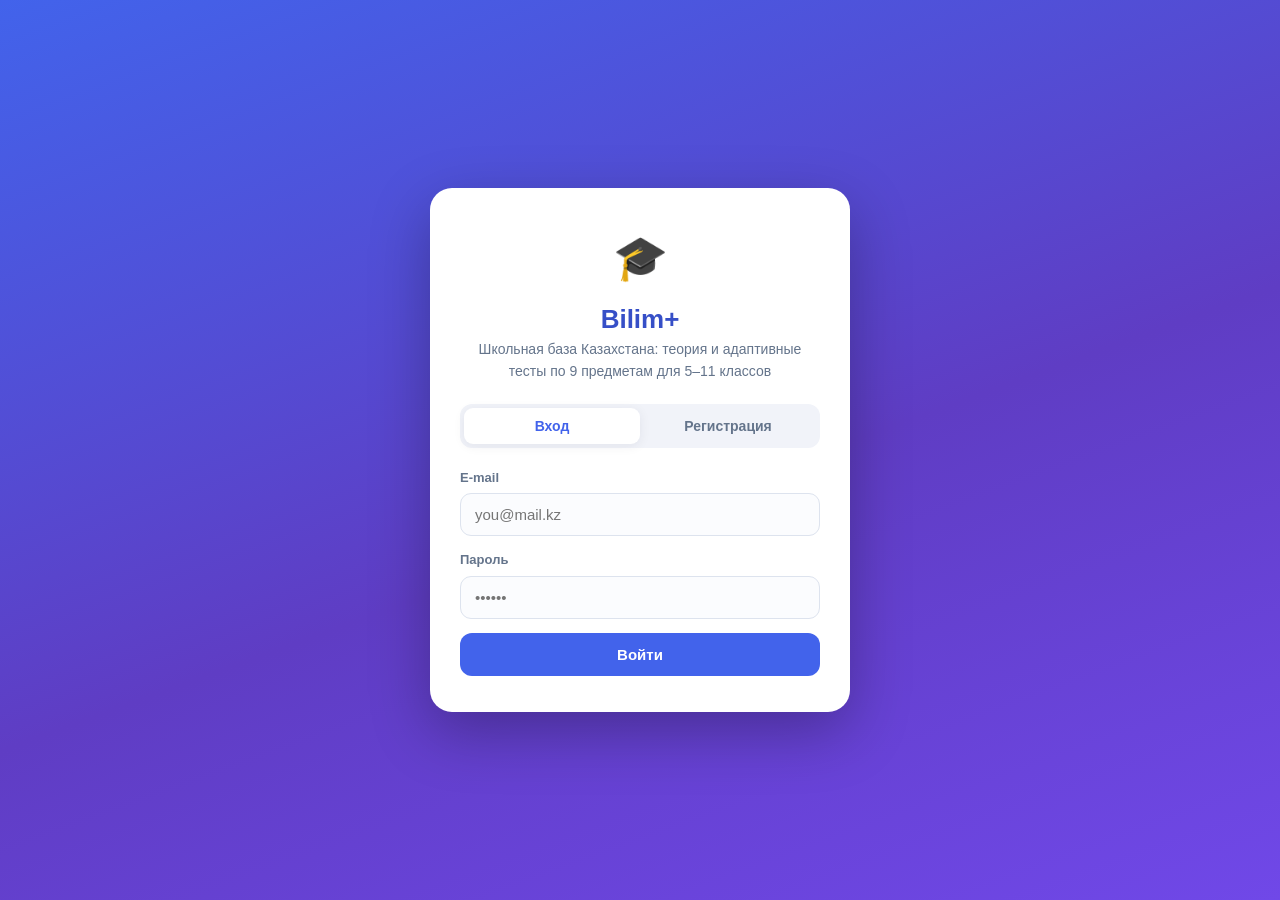
<file: frontend/index.html>
<!DOCTYPE html>
<html lang="ru">
<head>
  <meta charset="UTF-8">
  <meta name="viewport" content="width=device-width, initial-scale=1.0, viewport-fit=cover">
  <meta name="theme-color" content="#4263eb">
  <title>Bilim+ — школьная база Казахстана</title>
  <link rel="stylesheet" href="css/style.css">
  <link rel="icon" href="data:image/svg+xml,<svg xmlns='http://www.w3.org/2000/svg' viewBox='0 0 100 100'><text y='.9em' font-size='90'>🎓</text></svg>">
</head>
<body>
  <div id="app"></div>
  <script src="js/api.js"></script>
  <script src="js/app.js"></script>
</body>
</html>
</file>
<file: frontend/css/style.css>
/* Bilim+ — стиль приложения (mobile-first, без внешних зависимостей) */
:root {
  --bg: #f1f3f9;
  --card: #ffffff;
  --text: #1a2233;
  --muted: #64748b;
  --primary: #4263eb;
  --primary-dark: #364fc7;
  --primary-light: #edf2ff;
  --green: #2f9e44;
  --green-light: #ebfbee;
  --red: #e03131;
  --red-light: #fff5f5;
  --amber: #f08c00;
  --amber-light: #fff9db;
  --radius: 16px;
  --shadow: 0 2px 12px rgba(26, 34, 51, .07);
}

* { margin: 0; padding: 0; box-sizing: border-box; }
html { -webkit-text-size-adjust: 100%; }
body {
  font-family: -apple-system, BlinkMacSystemFont, "Segoe UI", Roboto, "Helvetica Neue", Arial, sans-serif;
  background: var(--bg);
  color: var(--text);
  line-height: 1.55;
  min-height: 100vh;
}
button { font-family: inherit; cursor: pointer; }
a { color: var(--primary); text-decoration: none; }

/* ---------- Layout ---------- */
.header {
  background: linear-gradient(135deg, #4263eb 0%, #5f3dc4 100%);
  color: #fff;
  padding: 14px 20px;
  display: flex;
  align-items: center;
  gap: 14px;
  position: sticky;
  top: 0;
  z-index: 50;
  box-shadow: 0 2px 10px rgba(66, 99, 235, .35);
}
.header .logo { font-size: 20px; font-weight: 800; letter-spacing: .3px; cursor: pointer; }
.header .logo span { opacity: .8; font-weight: 400; }
.header nav { margin-left: auto; display: flex; gap: 6px; align-items: center; }
.nav-btn {
  background: rgba(255,255,255,.14);
  border: none;
  color: #fff;
  padding: 8px 14px;
  border-radius: 10px;
  font-size: 14px;
  font-weight: 600;
  transition: background .15s;
}
.nav-btn:hover, .nav-btn.active { background: rgba(255,255,255,.28); }
.nav-btn.logout { background: transparent; opacity: .85; }

.container { max-width: 960px; margin: 0 auto; padding: 20px 16px 60px; }

/* ---------- Auth ---------- */
.auth-wrap {
  min-height: 100vh;
  display: flex;
  align-items: center;
  justify-content: center;
  background: linear-gradient(160deg, #4263eb 0%, #5f3dc4 55%, #7048e8 100%);
  padding: 20px;
}
.auth-card {
  background: var(--card);
  border-radius: 22px;
  padding: 36px 30px;
  width: 100%;
  max-width: 420px;
  box-shadow: 0 20px 60px rgba(0,0,0,.28);
}
.auth-logo { text-align: center; margin-bottom: 6px; font-size: 44px; }
.auth-title { text-align: center; font-size: 26px; font-weight: 800; color: var(--primary-dark); }
.auth-sub { text-align: center; color: var(--muted); font-size: 14px; margin-bottom: 22px; }
.auth-tabs { display: flex; background: var(--bg); border-radius: 12px; padding: 4px; margin-bottom: 20px; }
.auth-tab {
  flex: 1; border: none; background: transparent; padding: 10px;
  border-radius: 9px; font-weight: 700; font-size: 14px; color: var(--muted);
}
.auth-tab.active { background: var(--card); color: var(--primary); box-shadow: var(--shadow); }
.field { margin-bottom: 14px; }
.field label { display: block; font-size: 13px; font-weight: 600; color: var(--muted); margin-bottom: 5px; }
.field input {
  width: 100%; padding: 12px 14px; border: 1.5px solid #dde3ee;
  border-radius: 11px; font-size: 15px; outline: none; transition: border .15s;
  background: #fbfcfe;
}
.field input:focus { border-color: var(--primary); background: #fff; }
.btn {
  display: inline-flex; align-items: center; justify-content: center; gap: 8px;
  background: var(--primary); color: #fff; border: none;
  padding: 13px 22px; border-radius: 12px; font-size: 15px; font-weight: 700;
  transition: background .15s, transform .1s;
  width: 100%;
}
.btn:hover { background: var(--primary-dark); }
.btn:active { transform: scale(.98); }
.btn:disabled { opacity: .55; cursor: not-allowed; }
.btn.green { background: var(--green); }
.btn.green:hover { background: #2b8a3e; }
.btn.outline { background: transparent; color: var(--primary); border: 2px solid var(--primary); }
.btn.outline:hover { background: var(--primary-light); }
.btn.small { width: auto; padding: 9px 16px; font-size: 13.5px; }
.error-msg { background: var(--red-light); color: var(--red); padding: 10px 14px; border-radius: 10px; font-size: 13.5px; margin-bottom: 14px; display: none; }
.error-msg.show { display: block; }

/* ---------- Dashboard ---------- */
.page-title { font-size: 24px; font-weight: 800; margin-bottom: 4px; }
.page-sub { color: var(--muted); font-size: 14.5px; margin-bottom: 20px; }
.stats-grid { display: grid; grid-template-columns: repeat(auto-fit, minmax(140px, 1fr)); gap: 12px; margin-bottom: 22px; }
.stat-card {
  background: var(--card); border-radius: var(--radius); padding: 16px;
  box-shadow: var(--shadow); text-align: center;
}
.stat-num { font-size: 26px; font-weight: 800; color: var(--primary); }
.stat-label { font-size: 12.5px; color: var(--muted); font-weight: 600; margin-top: 2px; }

.card { background: var(--card); border-radius: var(--radius); box-shadow: var(--shadow); padding: 18px; margin-bottom: 16px; }
.card h3 { font-size: 16.5px; margin-bottom: 12px; display: flex; align-items: center; gap: 8px; }

.subject-progress { display: flex; align-items: center; gap: 12px; padding: 9px 0; border-bottom: 1px solid #f0f2f8; }
.subject-progress:last-child { border-bottom: none; }
.subject-progress .sp-icon { font-size: 22px; width: 34px; text-align: center; }
.subject-progress .sp-info { flex: 1; min-width: 0; }
.subject-progress .sp-title { font-size: 14px; font-weight: 700; }
.subject-progress .sp-bar { height: 7px; background: var(--bg); border-radius: 4px; margin-top: 5px; overflow: hidden; }
.subject-progress .sp-fill { height: 100%; background: linear-gradient(90deg, #4263eb, #7048e8); border-radius: 4px; transition: width .4s; }
.subject-progress .sp-count { font-size: 12px; color: var(--muted); font-weight: 600; white-space: nowrap; }

.weak-item { display: flex; align-items: center; gap: 10px; padding: 9px 0; border-bottom: 1px solid #f0f2f8; cursor: pointer; }
.weak-item:last-child { border-bottom: none; }
.weak-item:hover .wi-title { color: var(--primary); }
.wi-badge { background: var(--red-light); color: var(--red); font-weight: 800; font-size: 12.5px; padding: 4px 10px; border-radius: 8px; }
.wi-title { font-size: 14px; font-weight: 600; flex: 1; }
.wi-subject { font-size: 12px; color: var(--muted); }

.recent-item { display: flex; align-items: center; gap: 10px; padding: 8px 0; border-bottom: 1px solid #f0f2f8; font-size: 14px; }
.recent-item:last-child { border-bottom: none; }
.recent-score { font-weight: 800; padding: 3px 10px; border-radius: 8px; font-size: 12.5px; }
.recent-score.pass { background: var(--green-light); color: var(--green); }
.recent-score.fail { background: var(--red-light); color: var(--red); }

/* ---------- Subjects ---------- */
.subjects-grid { display: grid; grid-template-columns: repeat(auto-fill, minmax(270px, 1fr)); gap: 14px; }
.subject-card {
  background: var(--card); border-radius: var(--radius); box-shadow: var(--shadow);
  padding: 20px; cursor: pointer; transition: transform .15s, box-shadow .15s;
  border-left: 5px solid var(--primary); position: relative; overflow: hidden;
}
.subject-card:hover { transform: translateY(-3px); box-shadow: 0 8px 24px rgba(26,34,51,.13); }
.subject-card .sc-icon { font-size: 34px; margin-bottom: 8px; }
.subject-card .sc-title { font-size: 17px; font-weight: 800; margin-bottom: 4px; }
.subject-card .sc-meta { font-size: 13px; color: var(--muted); }
.subject-card .sc-bar { height: 6px; background: var(--bg); border-radius: 3px; margin-top: 12px; overflow: hidden; }
.subject-card .sc-fill { height: 100%; border-radius: 3px; background: var(--green); }

/* ---------- Sections / topics ---------- */
.breadcrumbs { font-size: 13.5px; color: var(--muted); margin-bottom: 14px; display: flex; gap: 6px; flex-wrap: wrap; align-items: center; }
.breadcrumbs a { color: var(--primary); font-weight: 600; }
.section-block { margin-bottom: 22px; }
.section-title { font-size: 15px; font-weight: 800; color: var(--muted); text-transform: uppercase; letter-spacing: .6px; margin-bottom: 10px; }
.topic-item {
  background: var(--card); border-radius: 14px; box-shadow: var(--shadow);
  padding: 15px 17px; margin-bottom: 10px; cursor: pointer;
  display: flex; align-items: center; gap: 14px; transition: transform .12s;
}
.topic-item:hover { transform: translateX(4px); }
.topic-status {
  width: 42px; height: 42px; border-radius: 12px; flex-shrink: 0;
  display: flex; align-items: center; justify-content: center; font-size: 19px;
  background: var(--bg);
}
.topic-status.read { background: var(--amber-light); }
.topic-status.passed { background: var(--green-light); }
.topic-info { flex: 1; min-width: 0; }
.topic-title { font-weight: 700; font-size: 15px; }
.topic-meta { font-size: 12.5px; color: var(--muted); margin-top: 2px; }
.badge {
  font-size: 11.5px; font-weight: 800; padding: 4px 10px; border-radius: 20px; white-space: nowrap;
}
.badge.new { background: var(--bg); color: var(--muted); }
.badge.read { background: var(--amber-light); color: var(--amber); }
.badge.passed { background: var(--green-light); color: var(--green); }
.badge.grade { background: var(--primary-light); color: var(--primary); }

/* ---------- Theory ---------- */
.theory-card { background: var(--card); border-radius: var(--radius); box-shadow: var(--shadow); padding: 26px 24px; margin-bottom: 16px; }
.theory-card h2 { font-size: 21px; margin-bottom: 16px; }
.theory-content { font-size: 15.2px; }
.theory-content h3 { font-size: 16.5px; margin: 20px 0 8px; color: var(--primary-dark); }
.theory-content h3:first-child { margin-top: 0; }
.theory-content p { margin-bottom: 10px; }
.theory-content ul, .theory-content ol { margin: 8px 0 12px 22px; }
.theory-content li { margin-bottom: 5px; }
.theory-content b { color: var(--primary-dark); }
.theory-content pre { background: #2b2d42; color: #e8eaf2; padding: 14px 16px; border-radius: 12px; overflow-x: auto; font-size: 13.5px; margin: 10px 0; }
.theory-actions { display: flex; gap: 10px; flex-wrap: wrap; margin-top: 8px; }
.theory-actions .btn { width: auto; flex: 1; min-width: 200px; }
.test-info {
  background: var(--primary-light); border-radius: 12px; padding: 12px 16px;
  font-size: 13.5px; color: var(--primary-dark); margin-bottom: 16px; display: flex; gap: 10px; align-items: center;
}

/* ---------- Test ---------- */
.test-header {
  background: var(--card); border-radius: var(--radius); box-shadow: var(--shadow);
  padding: 16px 18px; margin-bottom: 14px; position: sticky; top: 66px; z-index: 40;
}
.test-progress-bar { height: 8px; background: var(--bg); border-radius: 4px; overflow: hidden; margin-top: 8px; }
.test-progress-fill { height: 100%; background: linear-gradient(90deg, var(--primary), #7048e8); transition: width .25s; border-radius: 4px; }
.test-progress-text { font-size: 13px; color: var(--muted); font-weight: 600; display: flex; justify-content: space-between; }
.retry-banner {
  background: var(--amber-light); border: 1px solid #ffe066; color: #946200;
  border-radius: 12px; padding: 12px 16px; font-size: 13.5px; margin-bottom: 14px;
}
.q-card { background: var(--card); border-radius: var(--radius); box-shadow: var(--shadow); padding: 20px; margin-bottom: 12px; }
.q-num { font-size: 12px; font-weight: 800; color: var(--muted); text-transform: uppercase; letter-spacing: .5px; margin-bottom: 6px; }
.q-text { font-size: 15.5px; font-weight: 650; margin-bottom: 14px; }
.q-hint { font-size: 12px; color: var(--muted); margin-bottom: 10px; }
.option {
  display: flex; align-items: center; gap: 12px; padding: 12px 14px;
  border: 1.8px solid #e4e8f2; border-radius: 12px; margin-bottom: 8px;
  cursor: pointer; transition: border .12s, background .12s; font-size: 14.5px;
  user-select: none;
}
.option:hover { border-color: #b9c4de; }
.option.selected { border-color: var(--primary); background: var(--primary-light); }
.option .opt-marker {
  width: 24px; height: 24px; border-radius: 50%; border: 2px solid #c5cde0;
  flex-shrink: 0; display: flex; align-items: center; justify-content: center;
  font-size: 12px; font-weight: 800; color: var(--muted); background: #fff;
}
.option.selected .opt-marker { border-color: var(--primary); background: var(--primary); color: #fff; }
.option.multi .opt-marker { border-radius: 7px; }
.submit-row { display: flex; gap: 10px; margin-top: 18px; }
.submit-row .btn { flex: 1; }

/* ---------- Results ---------- */
.result-hero { text-align: center; padding: 30px 20px; }
.result-ring {
  width: 150px; height: 150px; margin: 0 auto 16px; border-radius: 50%;
  display: flex; flex-direction: column; align-items: center; justify-content: center;
  font-size: 34px; font-weight: 800;
  border: 10px solid; position: relative;
}
.result-ring.pass { border-color: var(--green); color: var(--green); background: var(--green-light); }
.result-ring.fail { border-color: var(--red); color: var(--red); background: var(--red-light); }
.result-ring small { font-size: 12.5px; font-weight: 600; opacity: .75; }
.result-title { font-size: 21px; font-weight: 800; }
.result-sub { color: var(--muted); font-size: 14px; margin-top: 4px; max-width: 460px; margin-left: auto; margin-right: auto; }
.result-actions { display: flex; gap: 10px; justify-content: center; margin-top: 20px; flex-wrap: wrap; }
.result-actions .btn { width: auto; min-width: 180px; }

.review-item { border-radius: 14px; padding: 16px 18px; margin-bottom: 10px; background: var(--card); box-shadow: var(--shadow); border-left: 5px solid; }
.review-item.ok { border-color: var(--green); }
.review-item.bad { border-color: var(--red); }
.review-q { font-weight: 700; font-size: 14.5px; margin-bottom: 8px; }
.review-answers { font-size: 13.5px; margin-bottom: 6px; }
.review-answers .your { color: var(--red); font-weight: 600; }
.review-answers .your.ok { color: var(--green); }
.review-answers .correct { color: var(--green); font-weight: 700; }
.review-exp { font-size: 13px; color: var(--muted); background: var(--bg); border-radius: 10px; padding: 10px 12px; margin-top: 8px; }
.review-exp b { color: var(--text); }

/* ---------- Misc ---------- */
.empty { text-align: center; color: var(--muted); padding: 40px 20px; font-size: 14.5px; }
.spinner { text-align: center; padding: 60px; color: var(--muted); }
.toast {
  position: fixed; bottom: 24px; left: 50%; transform: translateX(-50%);
  background: #1a2233; color: #fff; padding: 12px 22px; border-radius: 12px;
  font-size: 14px; z-index: 100; box-shadow: 0 8px 30px rgba(0,0,0,.3);
  animation: toastIn .25s ease;
}
@keyframes toastIn { from { opacity: 0; transform: translate(-50%, 10px); } to { opacity: 1; transform: translate(-50%, 0); } }

@media (max-width: 600px) {
  .container { padding: 14px 12px 50px; }
  .header { padding: 12px 14px; }
  .header .logo { font-size: 17px; }
  .nav-btn { padding: 7px 10px; font-size: 13px; }
  .nav-btn span.label { display: none; }
  .theory-card { padding: 20px 16px; }
  .test-header { top: 58px; }
  .result-actions .btn { width: 100%; }
}
</file>
